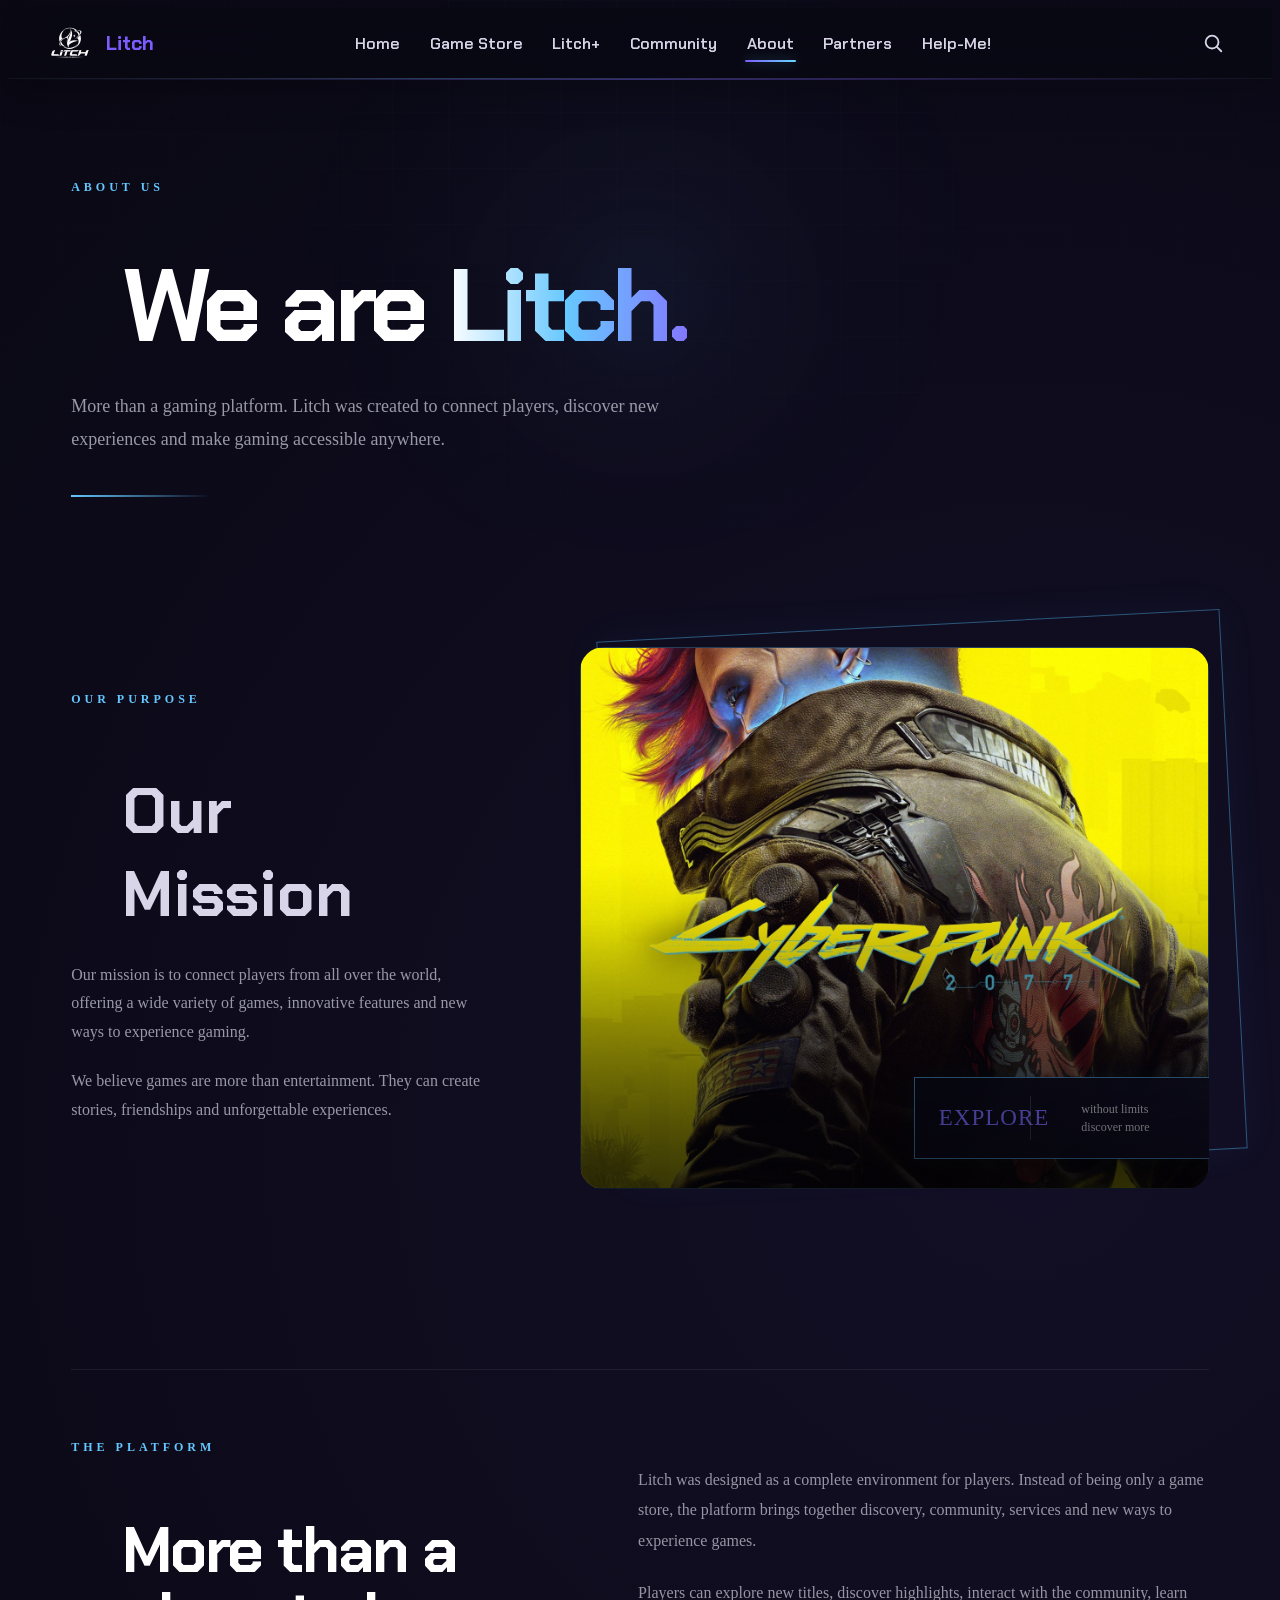
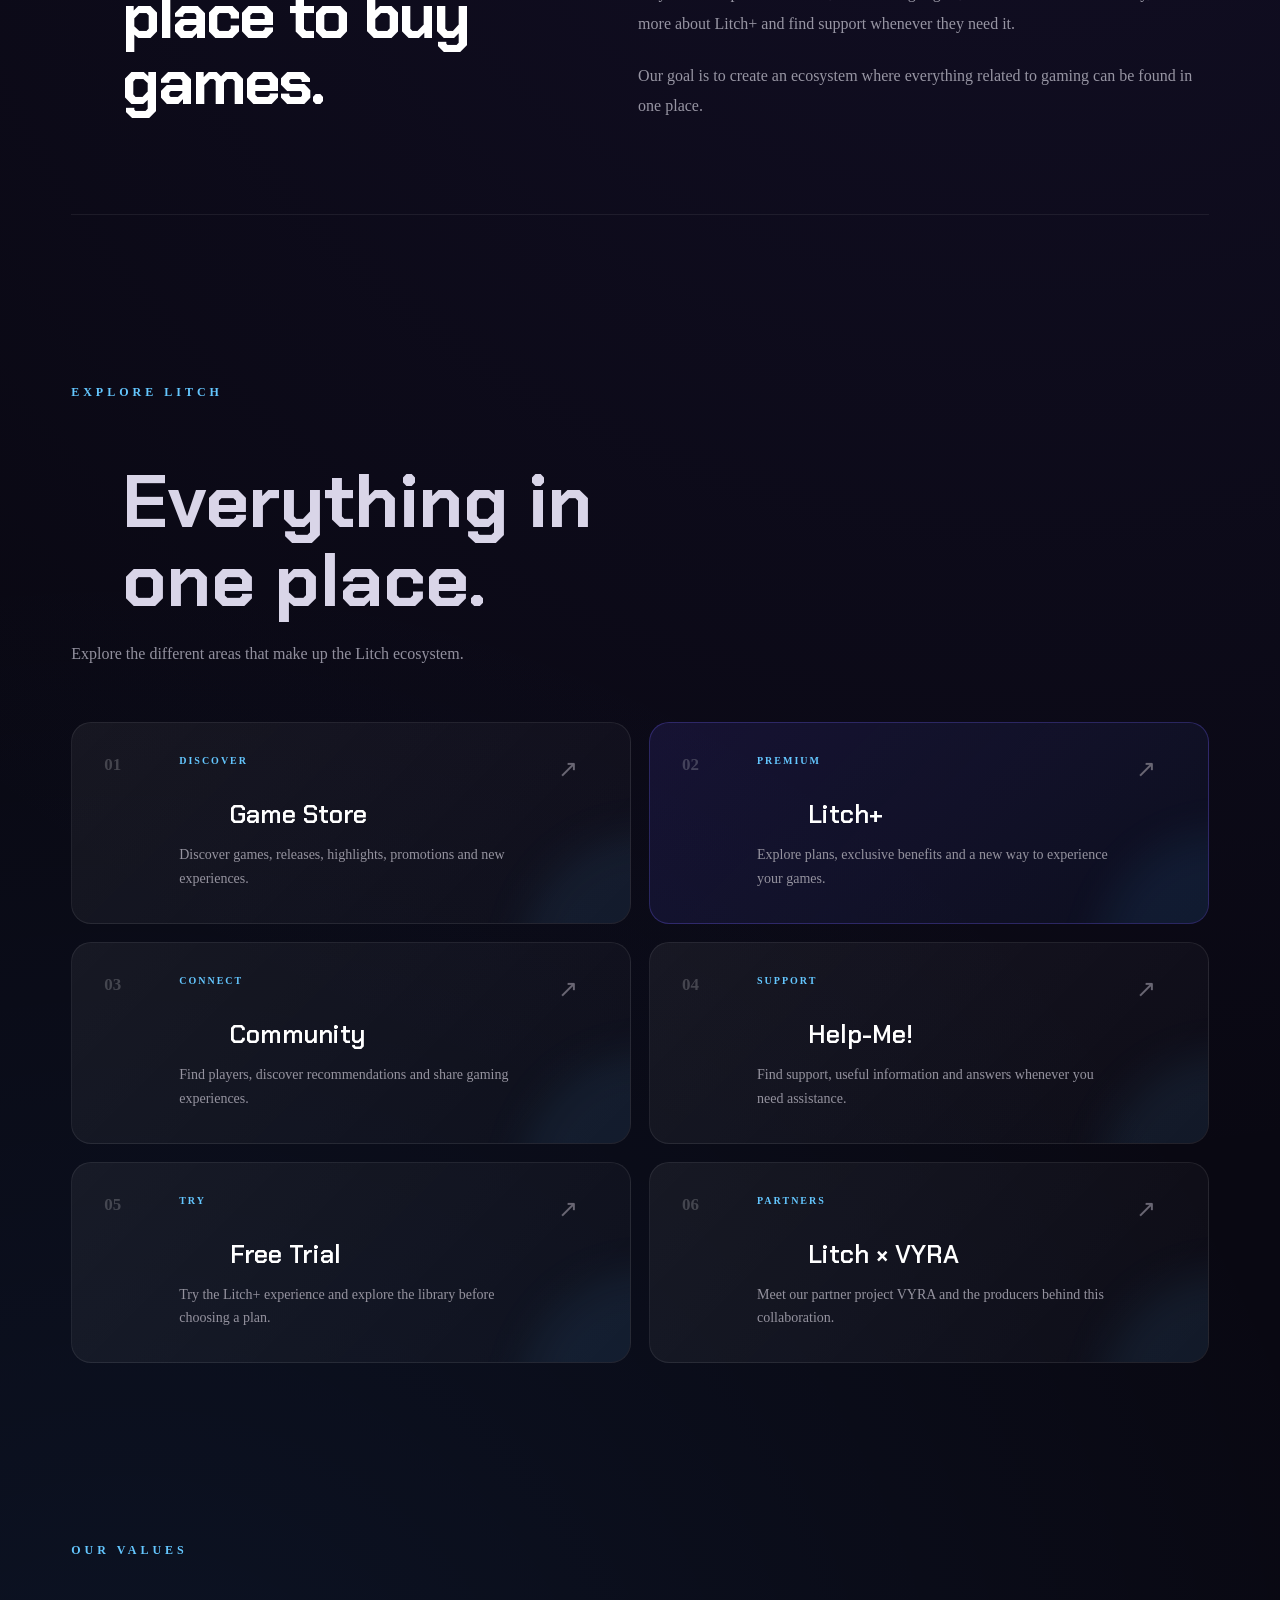
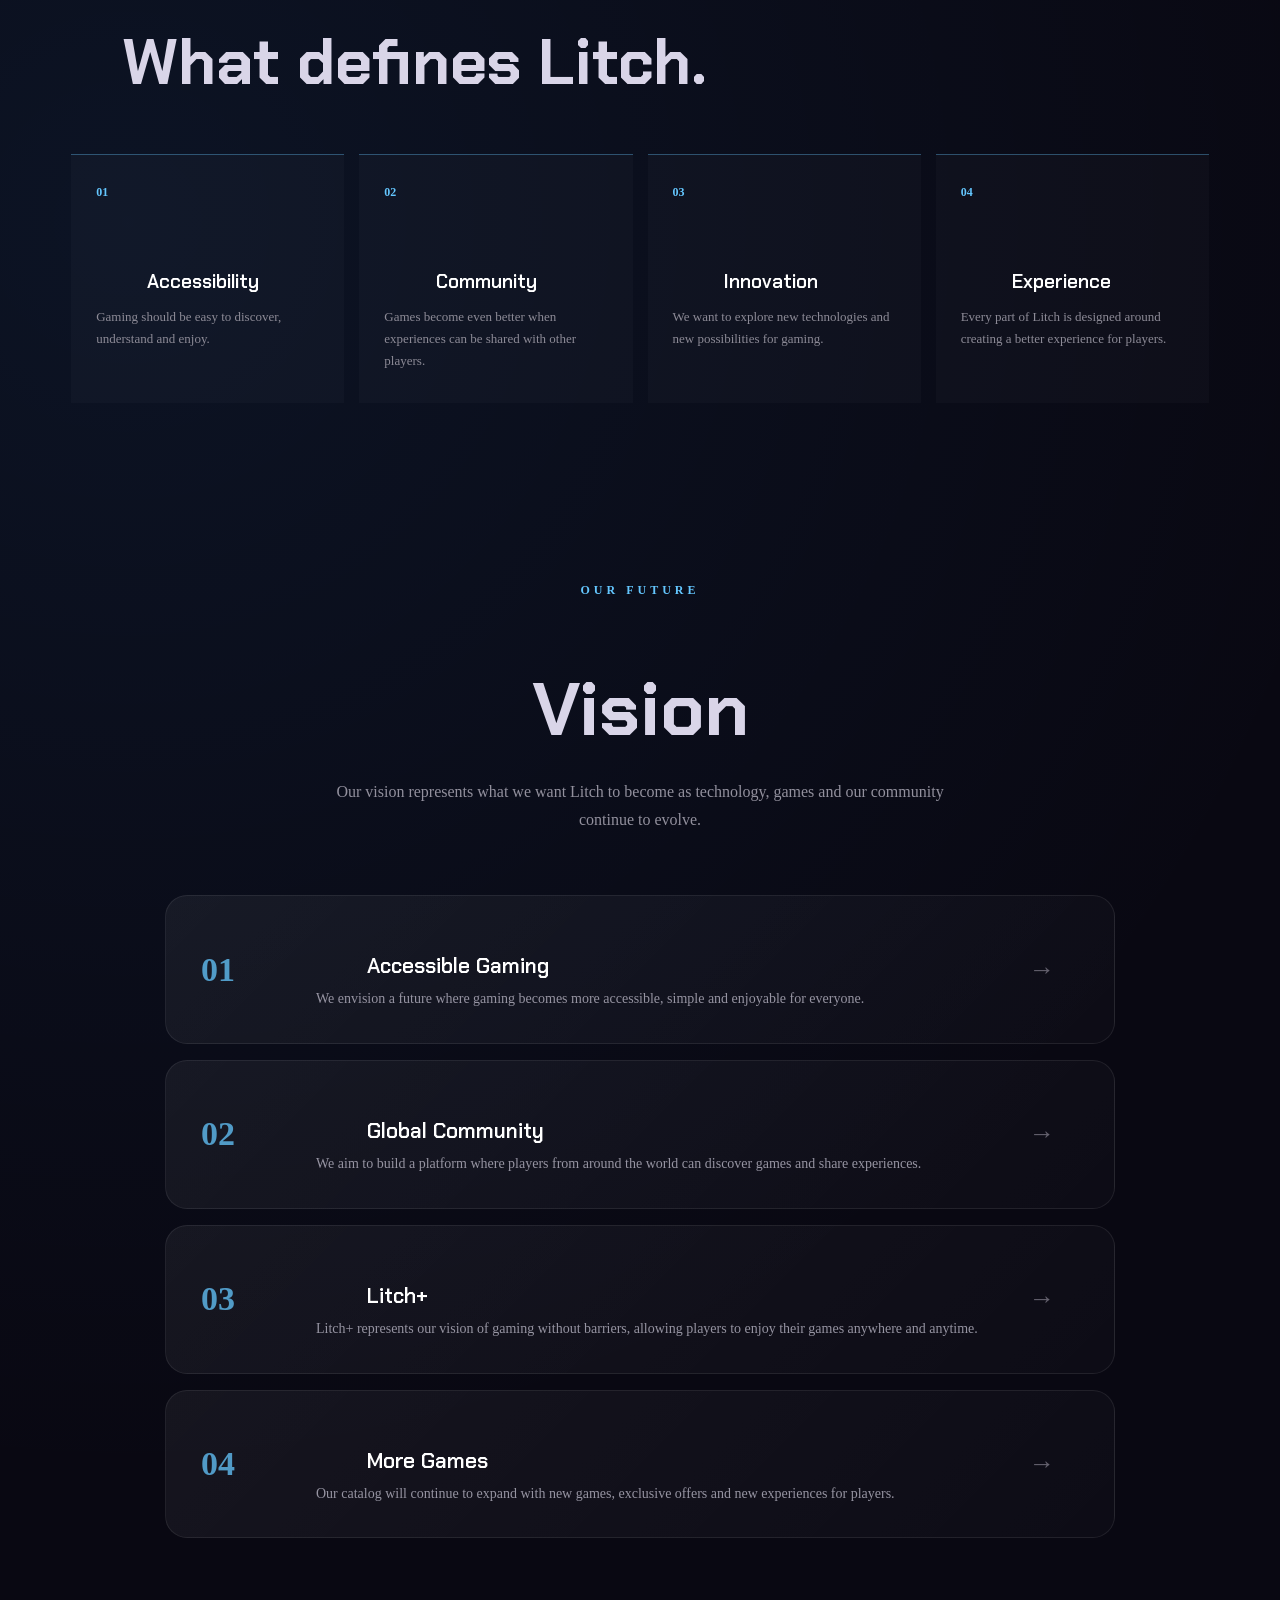
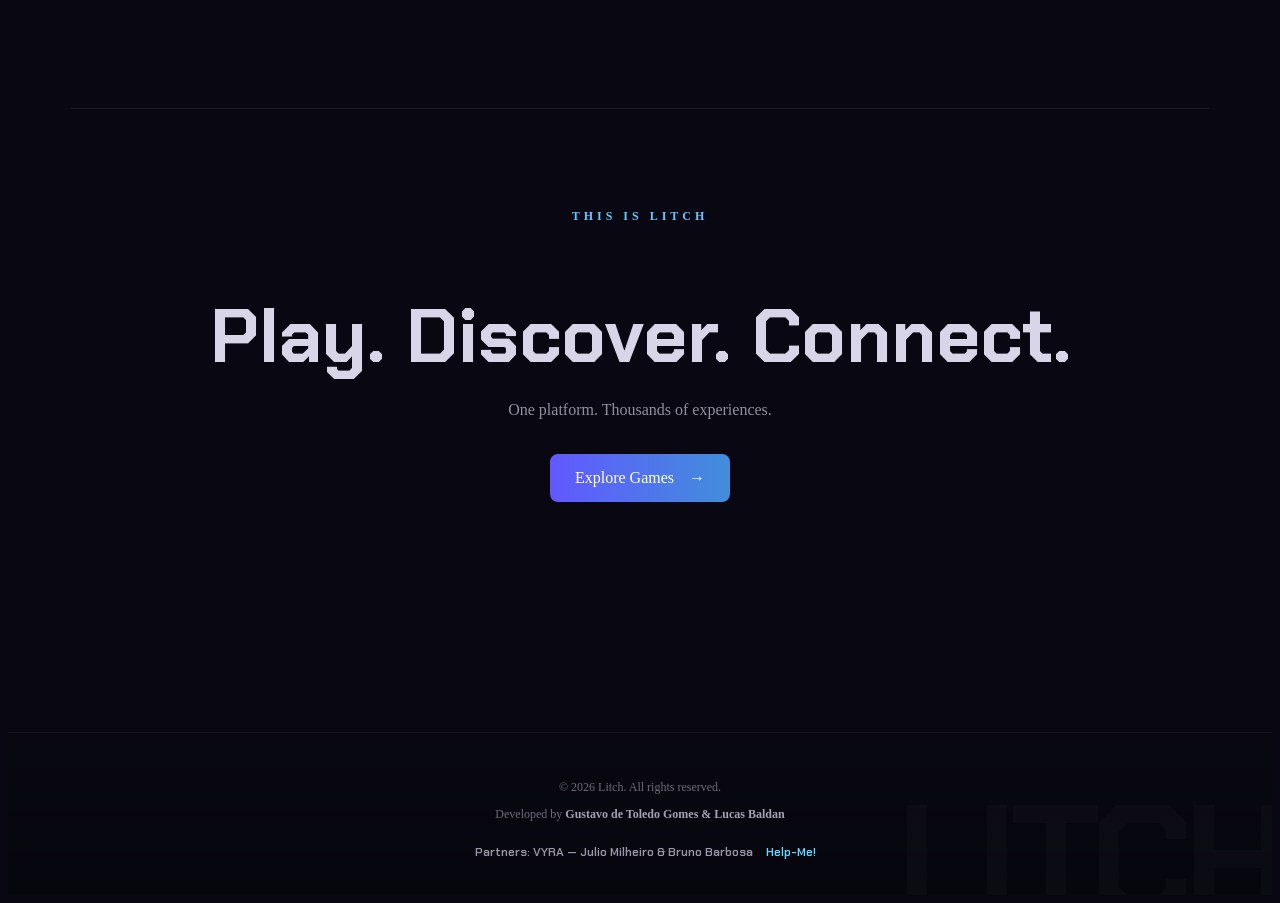
<file: html/about.html>
<!DOCTYPE html>
<html lang="pt-br">

<head>
    <meta charset="UTF-8">
    <meta http-equiv="X-UA-Compatible" content="IE=edge">
    <meta name="viewport" content="width=device-width, initial-scale=1.0">

    <link rel="icon" type="image/png" href="../images/favicon.ico">

    <!-- CSS geral da Litch -->
    <link rel="stylesheet" href="../css/style.css">
    <link rel="stylesheet" href="../css/experience.css">

    <!-- CSS exclusivo da página About -->
    <link rel="stylesheet" href="../css/about.css">

    <title>About Litch</title>

    <!-- JS da página -->
    <script src="../js/about.js" defer></script>
</head>


<body data-page="about" class="about-body">

<header>

    <div class="header__brand">
        <img src="../images/LitchLogo.png" alt="Litch logo">
        <h1 class="title">Litch</h1>
    </div>

    <nav class="litch-nav">
        <a href="index.html">Home</a>
        <a href="game-store.html">Game Store</a>
        <a href="litch+.html">Litch+</a>
        <a href="community.html">Community</a>
        <a href="about.html" class="is-active">About</a>
        <a href="partners.html">Partners</a>
        <a href="help-me.html">Help-Me!</a>
    </nav>

    <button class="litch-search-btn" aria-label="Pesquisar jogos">

        <svg viewBox="0 0 24 24">
            <circle cx="11" cy="11" r="7"></circle>
            <path d="M16.5 16.5L21 21"></path>
        </svg>

    </button>

</header>


<hr>


<main class="about-page">


    <!-- =====================================================
         INTRODUÇÃO
    ====================================================== -->

    <section class="about-hero reveal">

        <span class="about-label">
            ABOUT US
        </span>

        <h2>
            We are <span>Litch.</span>
        </h2>

        <p>
            More than a gaming platform. Litch was created to connect
            players, discover new experiences and make gaming accessible
            anywhere.
        </p>

        <div class="hero-line"></div>

    </section>



    <!-- =====================================================
         MISSÃO
    ====================================================== -->

    <section class="mission-section reveal">


        <!-- TEXTO -->

        <div class="mission-text">

            <span class="about-label">
                OUR PURPOSE
            </span>

            <h2>
                Our Mission
            </h2>

            <p>
                Our mission is to connect players from all over the world,
                offering a wide variety of games, innovative features and
                new ways to experience gaming.
            </p>

            <p>
                We believe games are more than entertainment. They can
                create stories, friendships and unforgettable experiences.
            </p>

        </div>



        <!-- IMAGEM -->

        <div class="mission-visual" id="missionVisual">

            <!-- Moldura inclinada atrás da imagem -->

            <span class="mission-frame"></span>


            <figure class="mission-image">

                <div class="mission-image-content">

                    <img
                        src="../images/cyberpunk.jpg"
                        alt="Cyberpunk 2077"
                    >

                    <div class="mission-image-overlay"></div>

                </div>


                <!-- Caixa parecida com a referência -->

                <div class="mission-game-box">

                    <a href="index.html">EXPLORE</a>

                    <span>
                        without limits<br>
                        discover more
                    </span>

                    <b>
                        ›
                    </b>

                </div>

            </figure>

        </div>

    </section>



    <!-- =====================================================
     WHAT IS LITCH
====================================================== -->

<section class="about-story reveal">

    <div class="story-title">

        <span class="about-label">
            THE PLATFORM
        </span>

        <h2>
            More than a place to buy games.
        </h2>

    </div>


    <div class="story-content">

        <p>
            Litch was designed as a complete environment for players.
            Instead of being only a game store, the platform brings
            together discovery, community, services and new ways to
            experience games.
        </p>

        <p>
            Players can explore new titles, discover highlights,
            interact with the community, learn more about Litch+
            and find support whenever they need it.
        </p>

        <p>
            Our goal is to create an ecosystem where everything related
            to gaming can be found in one place.
        </p>

    </div>

</section>



<!-- =====================================================
     LITCH ECOSYSTEM
====================================================== -->

<section class="ecosystem-section reveal">

    <div class="ecosystem-header">

        <span class="about-label">
            EXPLORE LITCH
        </span>

        <h2>
            Everything in one place.
        </h2>

        <p>
            Explore the different areas that make up the Litch ecosystem.
        </p>

    </div>


    <div class="ecosystem-grid">


        <!-- GAME STORE -->

        <a href="game-store.html" class="ecosystem-card">

            <span class="ecosystem-number">
                01
            </span>

            <div class="ecosystem-content">

                <span class="ecosystem-category">
                    DISCOVER
                </span>

                <h3>
                    Game Store
                </h3>

                <p>
                    Discover games, releases, highlights,
                    promotions and new experiences.
                </p>

            </div>

            <span class="ecosystem-arrow">
                ↗
            </span>

        </a>



        <!-- LITCH+ -->

        <a href="litch_plus_plans.html" class="ecosystem-card ecosystem-featured">

            <span class="ecosystem-number">
                02
            </span>

            <div class="ecosystem-content">

                <span class="ecosystem-category">
                    PREMIUM
                </span>

                <h3>
                    Litch+
                </h3>

                <p>
                    Explore plans, exclusive benefits and a new
                    way to experience your games.
                </p>

            </div>

            <span class="ecosystem-arrow">
                ↗
            </span>

        </a>



        <!-- COMMUNITY -->

        <a href="community.html" class="ecosystem-card">

            <span class="ecosystem-number">
                03
            </span>

            <div class="ecosystem-content">

                <span class="ecosystem-category">
                    CONNECT
                </span>

                <h3>
                    Community
                </h3>

                <p>
                    Find players, discover recommendations
                    and share gaming experiences.
                </p>

            </div>

            <span class="ecosystem-arrow">
                ↗
            </span>

        </a>



        <!-- HELP ME -->

        <a href="help-me.html" class="ecosystem-card">

            <span class="ecosystem-number">
                04
            </span>

            <div class="ecosystem-content">

                <span class="ecosystem-category">
                    SUPPORT
                </span>

                <h3>
                    Help-Me!
                </h3>

                <p>
                    Find support, useful information and
                    answers whenever you need assistance.
                </p>

            </div>

            <span class="ecosystem-arrow">
                ↗
            </span>

        </a>



        <!-- FREE TRIAL -->

        <a href="litch_freetrial.html" class="ecosystem-card">

            <span class="ecosystem-number">
                05
            </span>

            <div class="ecosystem-content">

                <span class="ecosystem-category">
                    TRY
                </span>

                <h3>
                    Free Trial
                </h3>

                <p>
                    Try the Litch+ experience and explore
                    the library before choosing a plan.
                </p>

            </div>

            <span class="ecosystem-arrow">
                ↗
            </span>

        </a>



        <!-- PARTNERS -->

        <a href="partners.html" class="ecosystem-card">

            <span class="ecosystem-number">
                06
            </span>

            <div class="ecosystem-content">

                <span class="ecosystem-category">
                    PARTNERS
                </span>

                <h3>
                    Litch × VYRA
                </h3>

                <p>
                    Meet our partner project VYRA and the
                    producers behind this collaboration.
                </p>

            </div>

            <span class="ecosystem-arrow">
                ↗
            </span>

        </a>


    </div>

</section>



<!-- =====================================================
     VALUES
====================================================== -->

<section class="values-section reveal">

    <div class="values-header">

        <span class="about-label">
            OUR VALUES
        </span>

        <h2>
            What defines Litch.
        </h2>

    </div>


    <div class="values-grid">


        <article class="value-card">

            <span>
                01
            </span>

            <h3>
                Accessibility
            </h3>

            <p>
                Gaming should be easy to discover,
                understand and enjoy.
            </p>

        </article>


        <article class="value-card">

            <span>
                02
            </span>

            <h3>
                Community
            </h3>

            <p>
                Games become even better when experiences
                can be shared with other players.
            </p>

        </article>


        <article class="value-card">

            <span>
                03
            </span>

            <h3>
                Innovation
            </h3>

            <p>
                We want to explore new technologies and
                new possibilities for gaming.
            </p>

        </article>


        <article class="value-card">

            <span>
                04
            </span>

            <h3>
                Experience
            </h3>

            <p>
                Every part of Litch is designed around
                creating a better experience for players.
            </p>

        </article>


    </div>

</section>


<!-- =====================================================
     VISION
====================================================== -->
<section class="vision-area reveal">

    <span class="about-label">OUR FUTURE</span>

    <h2>Vision</h2>

    <p class="vision-description">
        Our vision represents what we want Litch to become
        as technology, games and our community continue to evolve.
    </p>

    <div class="vision-list">

        <article class="vision-card">
            <span class="vision-number">01</span>
            <div class="vision-content">
                <h3>Accessible Gaming</h3>
                <p>
                    We envision a future where gaming becomes more
                    accessible, simple and enjoyable for everyone.
                </p>
            </div>
            <span class="vision-arrow">→</span>
        </article>

        <article class="vision-card">
            <span class="vision-number">02</span>
            <div class="vision-content">
                <h3>Global Community</h3>
                <p>
                    We aim to build a platform where players from around
                    the world can discover games and share experiences.
                </p>
            </div>
            <span class="vision-arrow">→</span>
        </article>

        <article class="vision-card">
            <span class="vision-number">03</span>
            <div class="vision-content">
                <h3>Litch+</h3>
                <p>
                    Litch+ represents our vision of gaming without barriers,
                    allowing players to enjoy their games anywhere and anytime.
                </p>
            </div>
            <span class="vision-arrow">→</span>
        </article>

        <article class="vision-card">
            <span class="vision-number">04</span>
            <div class="vision-content">
                <h3>More Games</h3>
                <p>
                    Our catalog will continue to expand with new games,
                    exclusive offers and new experiences for players.
                </p>
            </div>
            <span class="vision-arrow">→</span>
        </article>

    </div>

</section>


<!-- =====================================================
     FINAL
====================================================== -->
<section class="about-final reveal">

    <span class="about-label">THIS IS LITCH</span>

    <h2>Play. Discover. Connect.</h2>

    <p>One platform. Thousands of experiences.</p>

    <a href="game-store.html" class="about-button">
        Explore Games <span>→</span>
    </a>

</section>

</main>

<footer class="litch-footer">
    <p>© 2026 Litch. All rights reserved.</p>
    <p>Developed by <strong>Gustavo de Toledo Gomes &amp; Lucas Baldan</strong></p>
    <a class="litch-footer__partners" href="partners.html">Partners: VYRA — Julio Milheiro &amp; Bruno Barbosa</a>
    <a href="help-me.html">Help-Me!</a>
</footer>

<script src="../js/experience.js" defer></script>
</body>
</html>
</file>
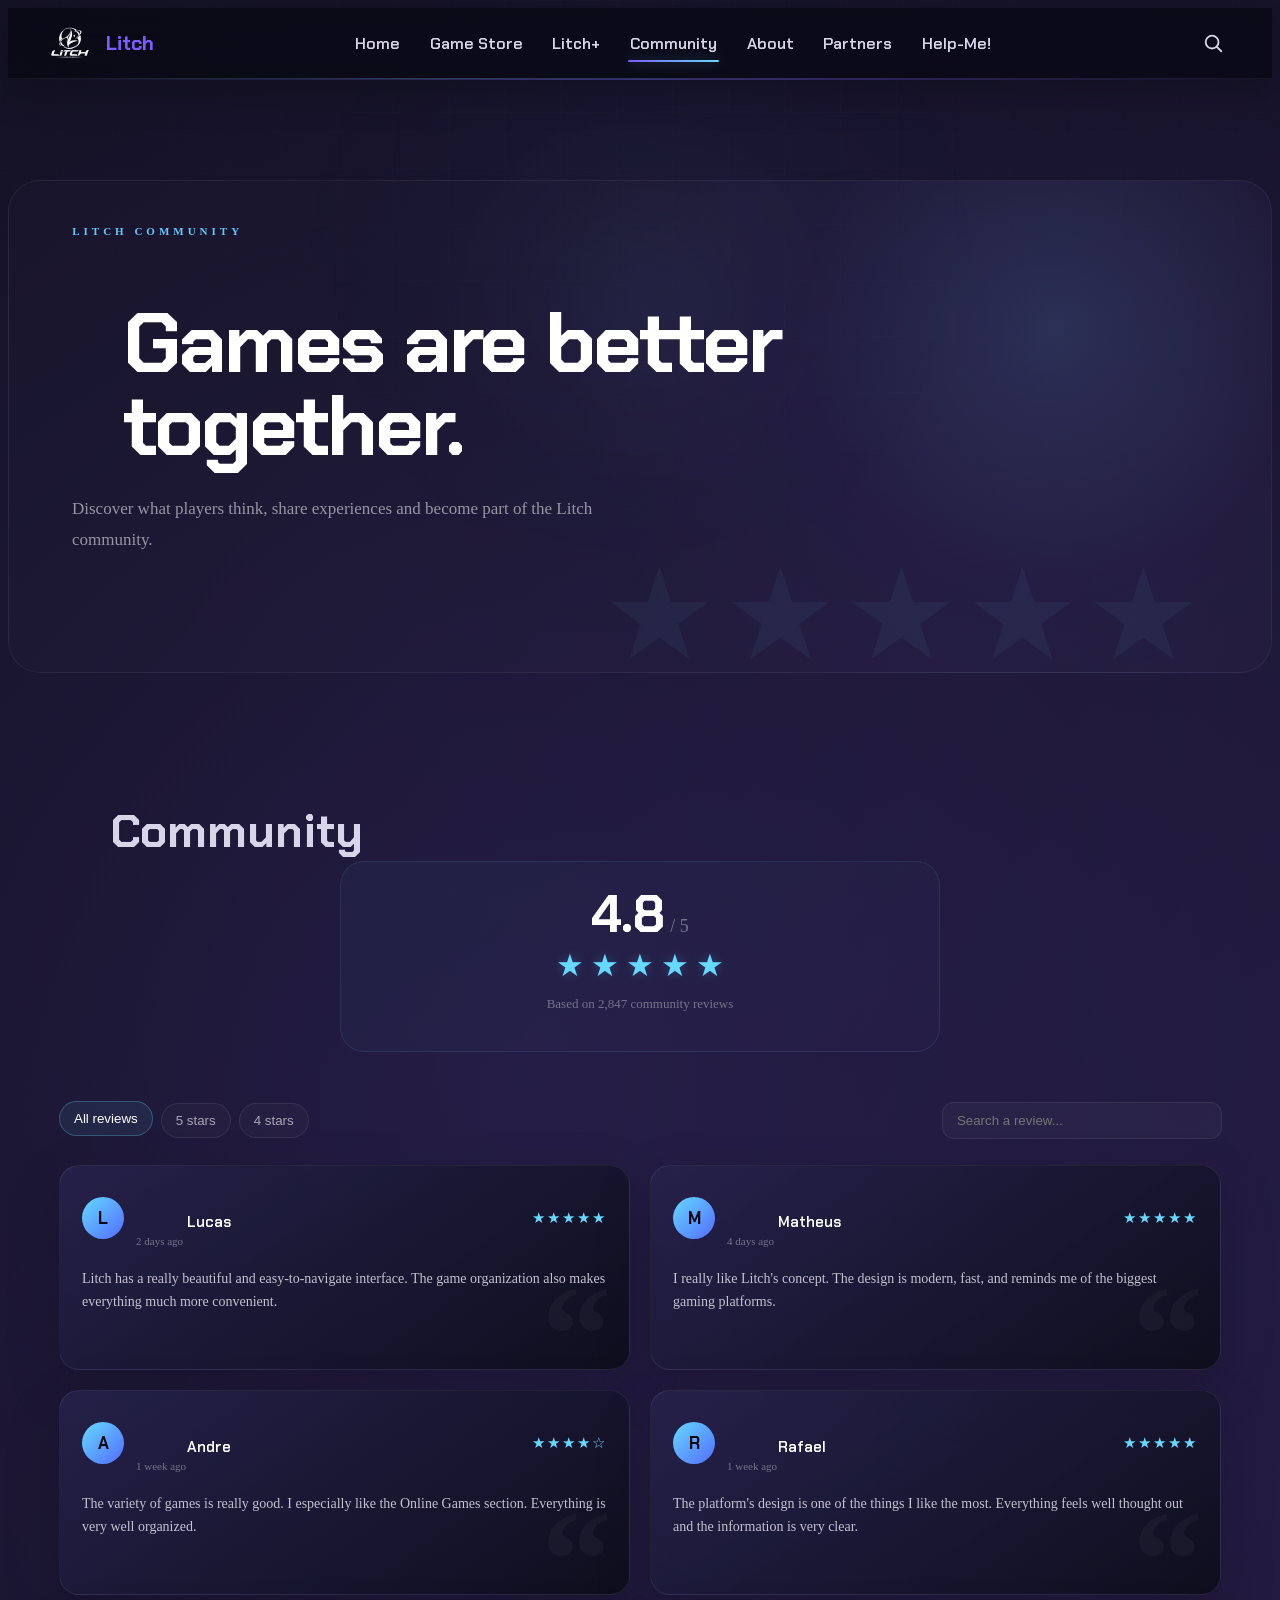
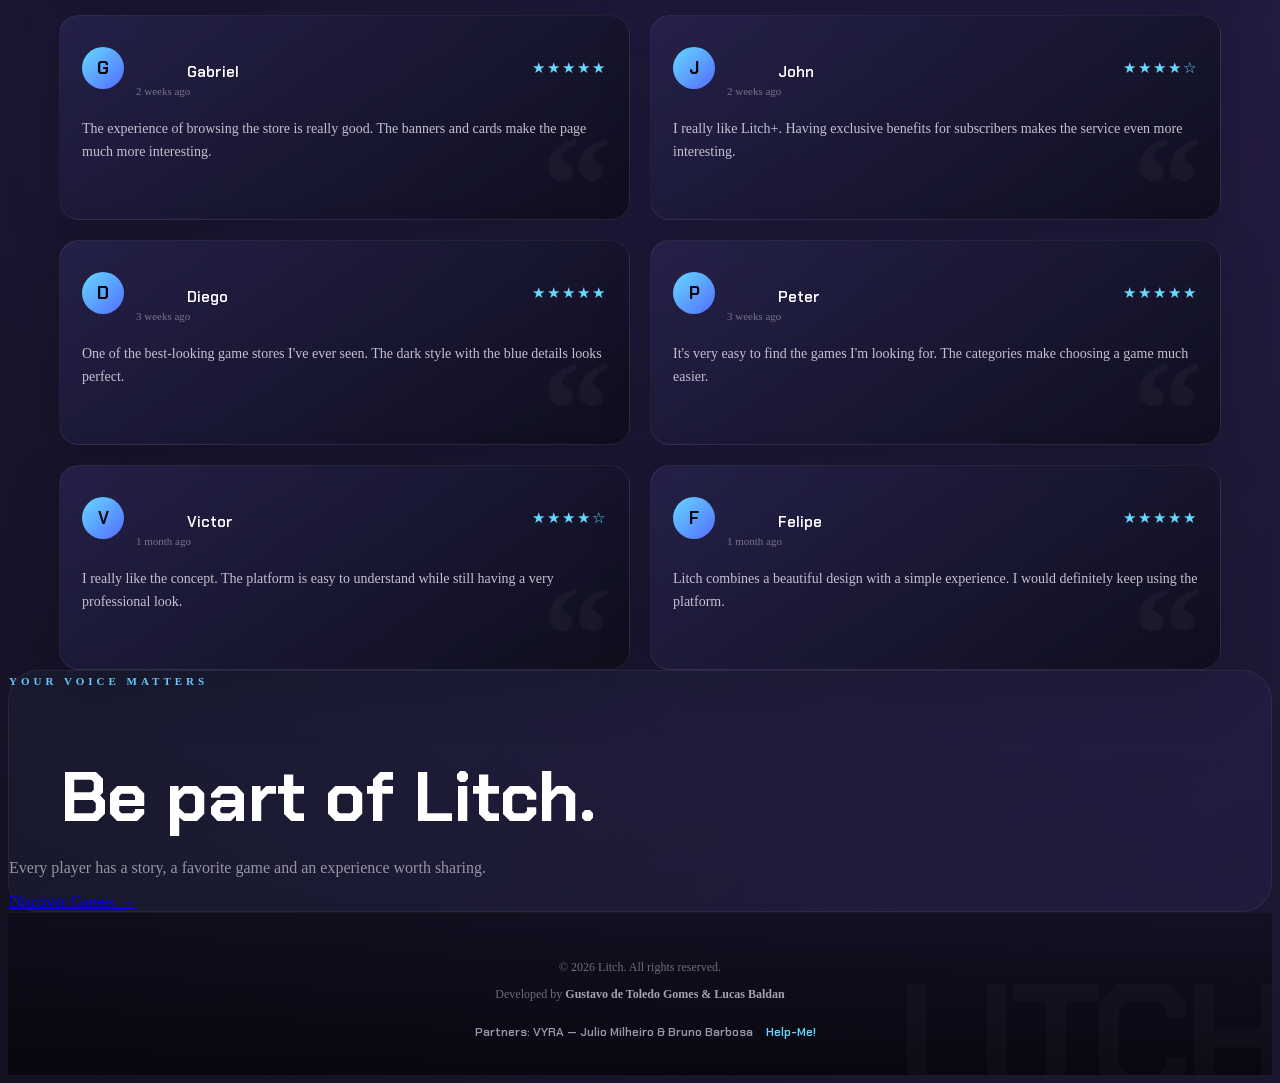
<file: html/community.html>
<!DOCTYPE html>
<html lang="pt-br">

<head>

    <meta charset="UTF-8">

    <meta
        name="viewport"
        content="width=device-width, initial-scale=1.0"
    >

    <link
        rel="icon"
        type="image/png"
        href="../images/favicon.ico"
    >

    <link
        rel="stylesheet"
        href="../css/style.css"
    >
    <link rel="stylesheet" href="../css/experience.css">

    <title>Community | Litch</title>

</head>


<body data-page="community">


<header>

    <div class="header__brand">

        <img
            src="../images/LitchLogo.png"
            alt="Litch logo"
        >

        <h1 class="title">
            Litch
        </h1>

    </div>


    <nav class="litch-nav">

        <a href="index.html">
            Home
        </a>

        <a href="game-store.html">
            Game Store
        </a>

        <a href="litch+.html">
            Litch+
        </a>

        <a
            href="community.html"
            class="is-active"
        >
            Community
        </a>

        <a href="about.html">
            About
        </a>

        <a href="partners.html">
            Partners
        </a>

        <a href="help-me.html">
            Help-Me!
        </a>

    </nav>


    <button class="litch-search-btn" aria-label="Pesquisar jogos">
        <svg viewBox="0 0 24 24">
            <circle cx="11" cy="11" r="7"></circle>
            <path d="M16.5 16.5L21 21"></path>
        </svg>
    </button>
</header>


<hr>


<main>


<!-- =====================================================
     COMMUNITY INTRO
====================================================== -->

<section class="community-intro" id="community">

    <span>
        LITCH COMMUNITY
    </span>

    <h2>
        Games are better together.
    </h2>

    <p>
        Discover what players think,
        share experiences and become part
        of the Litch community.
    </p>

</section>



<!-- =====================================================
     SUA COMMUNITY ATUAL
====================================================== -->

<section>


    <h2 class="Community-title">
        Community
    </h2>


    <div class="litch-community-rating">

        <div class="litch-community-rating__score">

            <strong>
                4.8
            </strong>

            <span>
                / 5
            </span>

        </div>


        <div class="litch-community-rating__stars" aria-label="5 out of 5 stars">
            <span class="rating-star">☆</span>
            <span class="rating-star">☆</span>
            <span class="rating-star">☆</span>
            <span class="rating-star">☆</span>
            <span class="rating-star">☆</span>
        </div>


        <p>
            Based on 2,847 community reviews
        </p>

    </div>



    <div class="litch-community-grid">

       <!-- Review 1 -->
    <article class="litch-review-card">

        <div class="litch-review-card__top">

            <div class="litch-review-card__avatar">L</div>

            <div>
                <h3>Lucas</h3>
                <span>2 days ago</span>
            </div>

            <div class="litch-review-card__stars">
                ★★★★★
            </div>

        </div>

        <p>
            Litch has a really beautiful and easy-to-navigate interface.
            The game organization also makes everything much more convenient.
        </p>

    </article>


    <!-- Review 2 -->
    <article class="litch-review-card">

        <div class="litch-review-card__top">

            <div class="litch-review-card__avatar">M</div>

            <div>
                <h3>Matheus</h3>
                <span>4 days ago</span>
            </div>

            <div class="litch-review-card__stars">
                ★★★★★
            </div>

        </div>

        <p>
            I really like Litch's concept. The design is modern,
            fast, and reminds me of the biggest gaming platforms.
        </p>

    </article>


    <!-- Review 3 -->
    <article class="litch-review-card">

        <div class="litch-review-card__top">

            <div class="litch-review-card__avatar">A</div>

            <div>
                <h3>Andre</h3>
                <span>1 week ago</span>
            </div>

            <div class="litch-review-card__stars">
                ★★★★☆
            </div>

        </div>

        <p>
            The variety of games is really good. I especially like
            the Online Games section. Everything is very well organized.
        </p>

    </article>


    <!-- Review 4 -->
    <article class="litch-review-card">

        <div class="litch-review-card__top">

            <div class="litch-review-card__avatar">R</div>

            <div>
                <h3>Rafael</h3>
                <span>1 week ago</span>
            </div>

            <div class="litch-review-card__stars">
                ★★★★★
            </div>

        </div>

        <p>
            The platform's design is one of the things I like the most.
            Everything feels well thought out and the information is very clear.
        </p>

    </article>


    <!-- Review 5 -->
    <article class="litch-review-card">

        <div class="litch-review-card__top">

            <div class="litch-review-card__avatar">G</div>

            <div>
                <h3>Gabriel</h3>
                <span>2 weeks ago</span>
            </div>

            <div class="litch-review-card__stars">
                ★★★★★
            </div>

        </div>

        <p>
            The experience of browsing the store is really good.
            The banners and cards make the page much more interesting.
        </p>

    </article>


    <!-- Review 6 -->
    <article class="litch-review-card">

        <div class="litch-review-card__top">

            <div class="litch-review-card__avatar">J</div>

            <div>
                <h3>John</h3>
                <span>2 weeks ago</span>
            </div>

            <div class="litch-review-card__stars">
                ★★★★☆
            </div>

        </div>

        <p>
            I really like Litch+. Having exclusive benefits
            for subscribers makes the service even more interesting.
        </p>

    </article>


    <!-- Review 7 -->
    <article class="litch-review-card">

        <div class="litch-review-card__top">

            <div class="litch-review-card__avatar">D</div>

            <div>
                <h3>Diego</h3>
                <span>3 weeks ago</span>
            </div>

            <div class="litch-review-card__stars">
                ★★★★★
            </div>

        </div>

        <p>
            One of the best-looking game stores I've ever seen.
            The dark style with the blue details looks perfect.
        </p>

    </article>


    <!-- Review 8 -->
    <article class="litch-review-card">

        <div class="litch-review-card__top">

            <div class="litch-review-card__avatar">P</div>

            <div>
                <h3>Peter</h3>
                <span>3 weeks ago</span>
            </div>

            <div class="litch-review-card__stars">
                ★★★★★
            </div>

        </div>

        <p>
            It's very easy to find the games I'm looking for.
            The categories make choosing a game much easier.
        </p>

    </article>


    <!-- Review 9 -->
    <article class="litch-review-card">

        <div class="litch-review-card__top">

            <div class="litch-review-card__avatar">V</div>

            <div>
                <h3>Victor</h3>
                <span>1 month ago</span>
            </div>

            <div class="litch-review-card__stars">
                ★★★★☆
            </div>

        </div>

        <p>
            I really like the concept. The platform is easy to understand
            while still having a very professional look.
        </p>

    </article>


    <!-- Review 10 -->
    <article class="litch-review-card">

        <div class="litch-review-card__top">

            <div class="litch-review-card__avatar">F</div>

            <div>
                <h3>Felipe</h3>
                <span>1 month ago</span>
            </div>

            <div class="litch-review-card__stars">
                ★★★★★
            </div>

        </div>

        <p>
            Litch combines a beautiful design with a simple experience.
            I would definitely keep using the platform.
        </p>
    
    </article>

    </div>


</section>



<!-- =====================================================
     COMMUNITY FINAL
====================================================== -->

<section class="community-final">

    <span>
        YOUR VOICE MATTERS
    </span>

    <h2>
        Be part of Litch.
    </h2>

    <p>
        Every player has a story,
        a favorite game and an experience
        worth sharing.
    </p>

    <a href="game-store.html">
        Discover Games →
    </a>

</section>


</main>


<footer class="litch-footer">

    <p>
        © 2026 Litch. All rights reserved.
    </p>

    <p>
        Developed by
        <strong>
            Gustavo de Toledo Gomes & Lucas Baldan
        </strong>
    </p>
    <a class="litch-footer__partners" href="partners.html">
        Partners: VYRA — Julio Milheiro &amp; Bruno Barbosa
    </a>


    <a href="help-me.html">
        Help-Me!
    </a>

</footer>


<script
    src="../js/animations.js"
    defer>
</script>

<script src="../js/experience.js" defer></script>
</body>
</html>
</file>
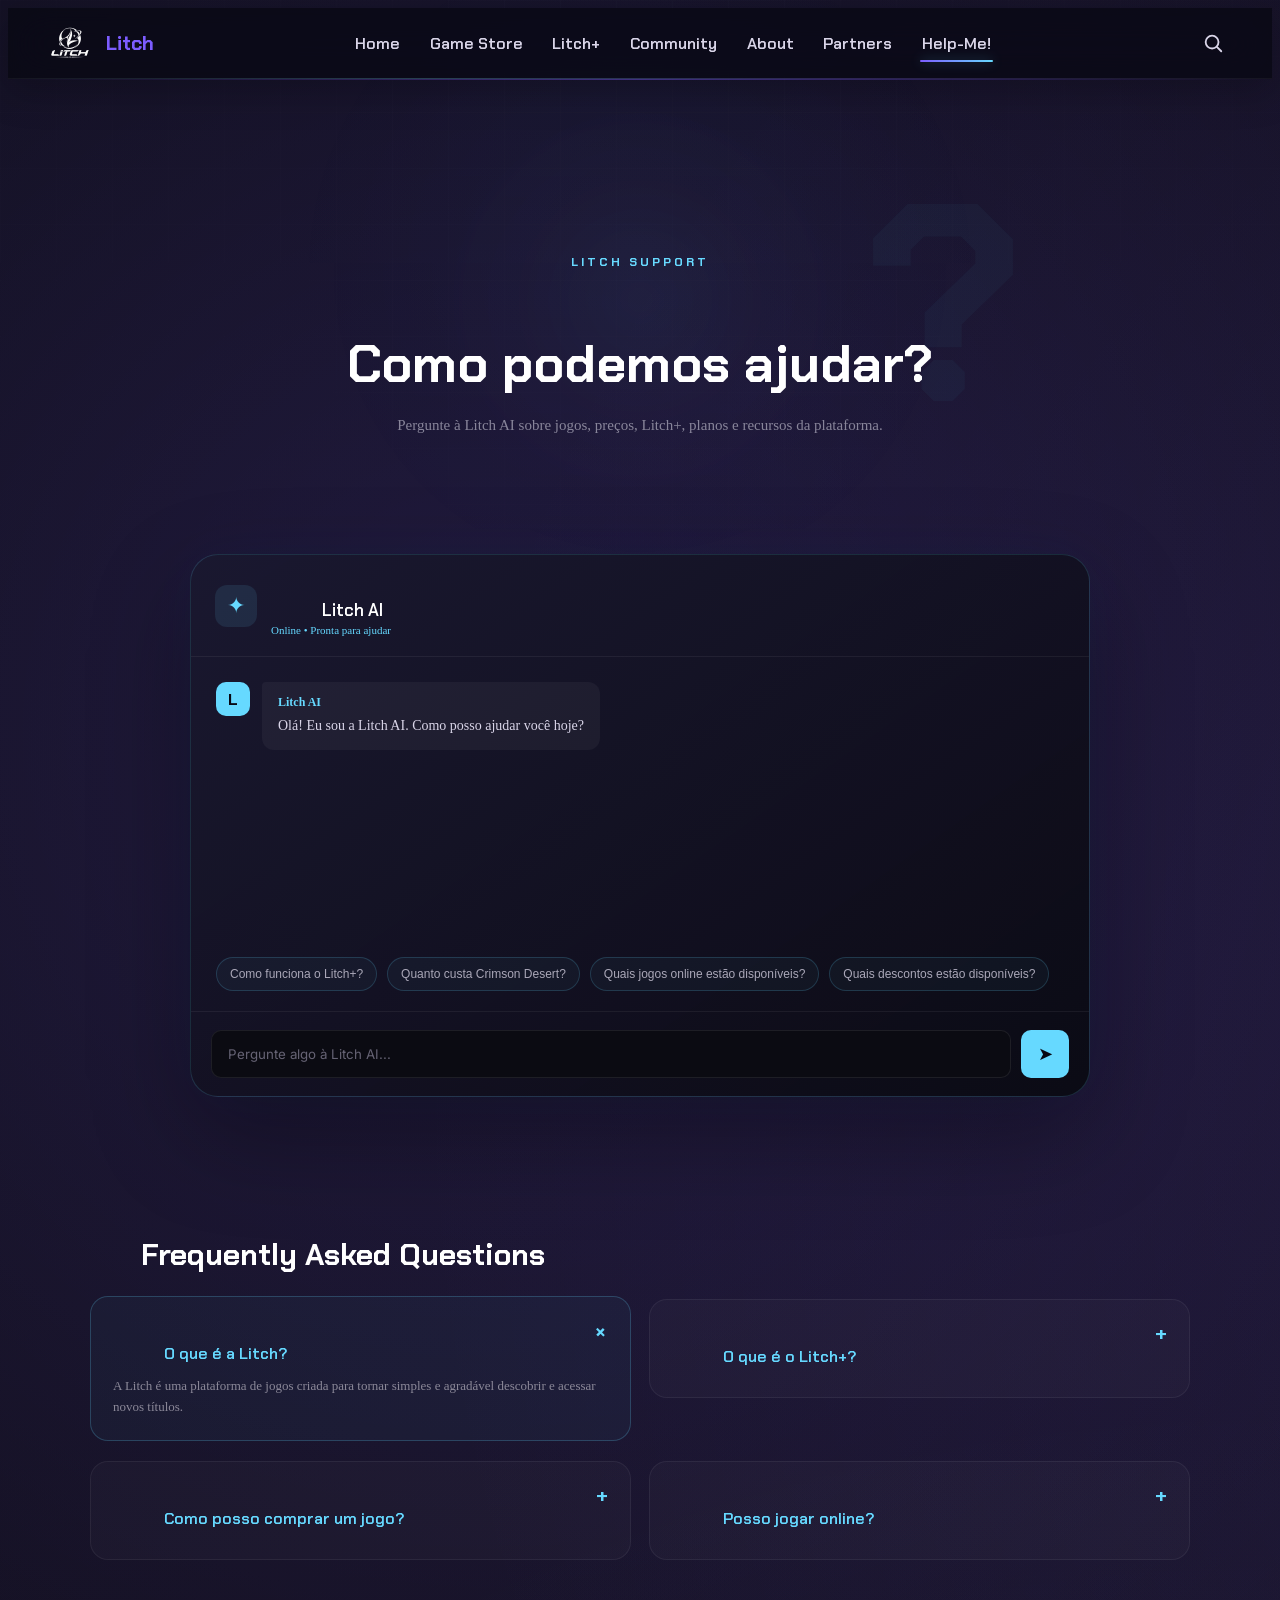
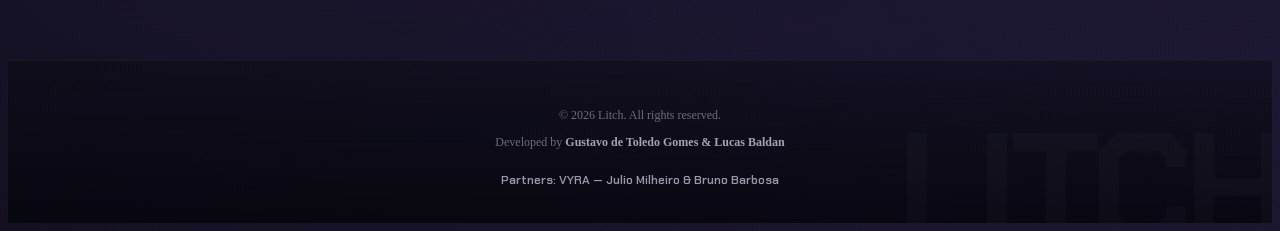
<file: html/help-me.html>
<!DOCTYPE html>
<html lang="pt_br">

<head>

    <meta charset="UTF-8">

    <meta
        name="viewport"
        content="width=device-width, initial-scale=1.0"
    >

    <link
        rel="stylesheet"
        href="../css/style.css"
    >
    <link rel="stylesheet" href="../css/experience.css">

   <link rel="icon" type="image/png" href="../images/favicon.ico">

    <title>Litch — Help-Me!</title>

</head>


<body data-page="help" class="help-page">

    <header>

        <div class="header__brand">

            <img
                src="../images/LitchLogo.png"
                alt="Litch logo"
            >

            <h1 class="title">
                Litch
            </h1>

        </div>


        <nav class="litch-nav">

            <a href="index.html">
                Home
            </a>

            <a href="game-store.html">
                Game Store
            </a>

            <a href="litch+.html">
                Litch+
            </a>

            <a href="community.html">
                Community
            </a>
            
            <a href="about.html">
                About
            </a>

            <a href="partners.html">
                Partners
            </a>

            <a
                href="help-me.html"
                class="is-active"
            >
                Help-Me!
            </a>
        </nav>

    
    <button class="litch-search-btn" aria-label="Pesquisar jogos">
        <svg viewBox="0 0 24 24">
            <circle cx="11" cy="11" r="7"></circle>
            <path d="M16.5 16.5L21 21"></path>
        </svg>
    </button>
</header>


    <hr>


    <main class="help-main">

        <section class="help-hero">

            <span class="help-hero__eyebrow">
                LITCH SUPPORT
            </span>

            <h2>
                Como podemos ajudar?
            </h2>

            <p>
                Pergunte à Litch AI sobre jogos, preços,
                Litch+, planos e recursos da plataforma.
            </p>

        </section>


        <!-- AI AREA -->

        <section class="litch-ai">

            <div class="litch-ai__header">

                <div class="litch-ai__icon">
                    ✦
                </div>

                <div>

                    <h3>
                        Litch AI
                    </h3>

                    <span>
                        Online • Pronta para ajudar
                    </span>

                </div>

            </div>


            <div
                class="litch-ai__messages"
                id="aiMessages"
            >

                <div class="ai-message ai-message--bot">

                    <div class="ai-message__avatar">
                        L
                    </div>

                    <div class="ai-message__content">

                        <strong>
                            Litch AI
                        </strong>

                        <p>
                            Olá! Eu sou a Litch AI. Como posso ajudar você hoje?
                        </p>

                    </div>

                </div>

            </div>


            <!-- Suggested Questions -->

            <div class="litch-ai__suggestions">

                <button>
                    Como funciona o Litch+?
                </button>

                <button>
                    Quanto custa Crimson Desert?
                </button>

                <button>
                    Quais jogos online estão disponíveis?
                </button>

                <button>
                    Quais descontos estão disponíveis?
                </button>

            </div>


            <!-- Input -->

            <div class="litch-ai__input">

                <input
                    type="text"
                    id="aiInput"
                    placeholder="Pergunte algo à Litch AI..."
                >

                <button
                    id="aiSend"
                    aria-label="Enviar mensagem"
                >
                    ➤
                </button>

            </div>

        </section>


        <!-- FAQ -->

        <section class="help-faq">

            <h2>
                Frequently Asked Questions
            </h2>


            <div class="help-faq__grid">

                <article>
                    <h3>
                        O que é a Litch?
                    </h3>

                    <p>
                        A Litch é uma plataforma de jogos criada
                        para tornar simples e agradável descobrir
                        e acessar novos títulos.
                    </p>
                </article>


                <article>
                    <h3>
                        O que é o Litch+?
                    </h3>

                    <p>
                        O Litch+ é a experiência premium da
                        plataforma, com streaming e benefícios
                        adicionais em diferentes planos.
                    </p>
                </article>


                <article>
                    <h3>
                        Como posso comprar um jogo?
                    </h3>

                    <p>
                        Navegue pela Game Store, escolha um jogo
                        e consulte a oferta exibida no respectivo
                        card.
                    </p>
                </article>


                <article>
                    <h3>
                        Posso jogar online?
                    </h3>

                    <p>
                        Sim. Visite a seção Online Games para
                        conhecer títulos multiplayer e online.
                    </p>
                </article>

            </div>

        </section>

    </main>


    <footer class="litch-footer">

        <p>
            © 2026 Litch. All rights reserved.
        </p>

        <p>
            Developed by
            <strong>
                Gustavo de Toledo Gomes & Lucas Baldan
            </strong>
        </p>

    
    <a class="litch-footer__partners" href="partners.html">
        Partners: VYRA — Julio Milheiro &amp; Bruno Barbosa
    </a>
</footer>

    <script src="../js/chatbot.js"></script>

<script src="../js/experience.js" defer></script>
</body>

</html>
</file>
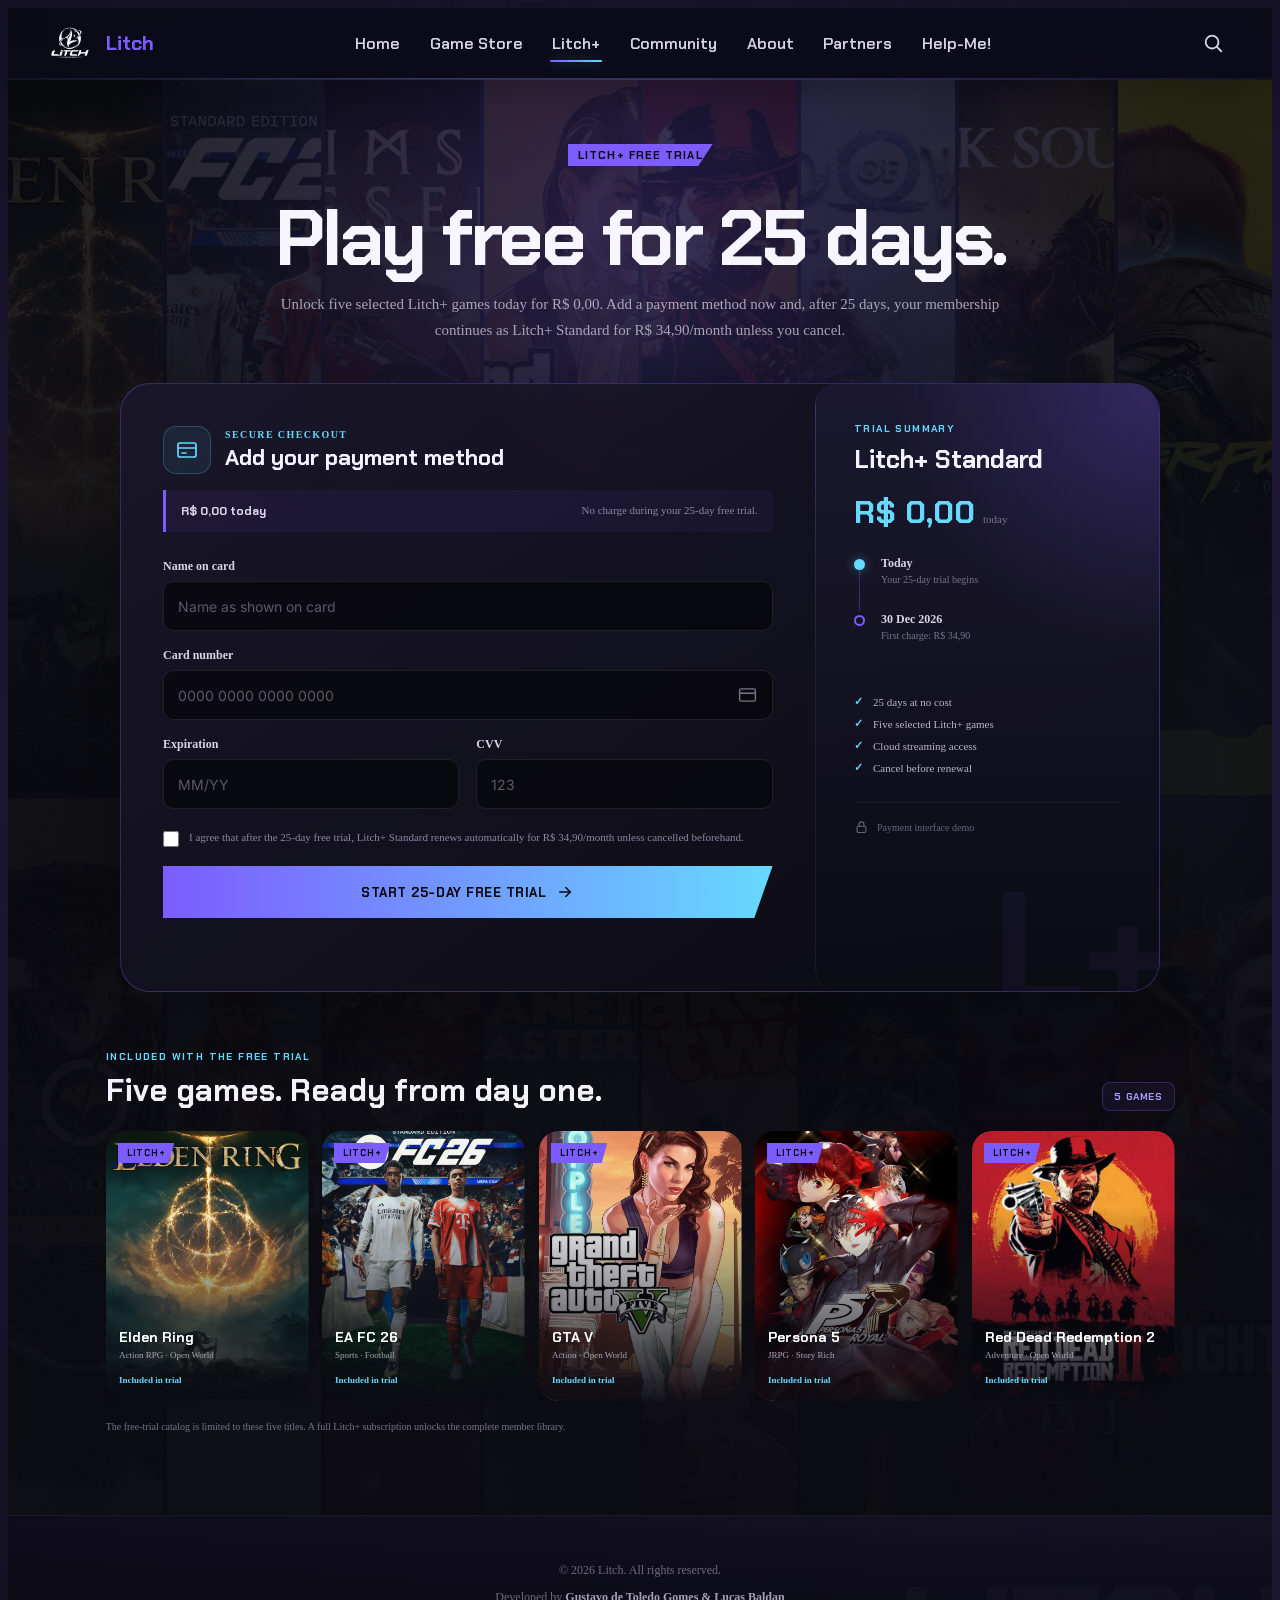
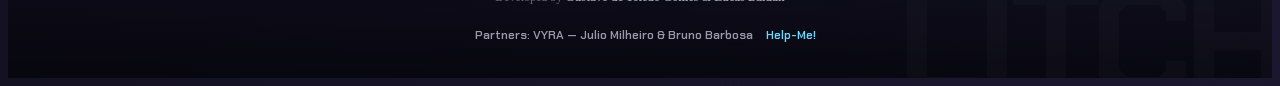
<file: html/litch_freetrial.html>
<!DOCTYPE html>
<html lang="pt_br">
<head>
    <meta charset="UTF-8">
    <meta http-equiv="X-UA-Compatible" content="IE=edge">
    <meta name="viewport" content="width=device-width, initial-scale=1.0">

    <link rel="icon" type="image/png" href="../images/favicon.ico">
    <link rel="stylesheet" href="../css/style.css">
    <link rel="stylesheet" href="../css/experience.css">

    <title>Litch — 25-Day Free Trial</title>
</head>
<body data-page="trial">

    <header>
        <div class="header__brand">
            <img src="../images/LitchLogo.png" alt="litch logo">
            <h1 class="title">Litch</h1>
        </div>

        <nav class="litch-nav">
            <a href="index.html">Home</a>
            <a href="game-store.html">Game Store</a>
            <a href="litch+.html" class="is-active">Litch+</a>
            <a href="community.html">Community</a>
            <a href="about.html">About</a>
            <a href="partners.html">Partners</a>
            <a href="help-me.html">Help-Me!</a>
        </nav>

        <button class="litch-search-btn" aria-label="Pesquisar jogos">
            <svg viewBox="0 0 24 24">
                <circle cx="11" cy="11" r="7"></circle>
                <path d="M16.5 16.5L21 21"></path>
            </svg>
        </button>
    </header>

    <hr>

    <main>
        <section class="litch-trial-page">

            <!-- Fundo de capas no mesmo estilo da página de planos -->
            <div class="litch-trial-bg" aria-hidden="true">
                <img src="../images/eldenring.jpg" alt="">
                <img src="../images/eafc26.jpg" alt="">
                <img src="../images/crimsondesert.jpg" alt="">
                <img src="../images/gtav.jpg" alt="">
                <img src="../images/rdr2.jpeg" alt="">
                <img src="../images/gow-rag.jpg" alt="">
                <img src="../images/dark-souls-3.jpg" alt="">
                <img src="../images/cyberpunk.jpg" alt="">
                <img src="../images/ghostofyotei.webp" alt="">
                <img src="../images/mortal_kombat_1_remake.jpg" alt="">
                <img src="../images/persona5.jpg" alt="">
                <img src="../images/planetcoaster2.jpg" alt="">
                <img src="../images/it-takes-two.jpg" alt="">
                <img src="../images/Hades-2.png" alt="">
                <img src="../images/diablo4.jpg" alt="">
                <img src="../images/streetfighter6.jpg" alt="">
            </div>

            <div class="litch-trial-bg__scrim" aria-hidden="true"></div>

            <div class="litch-trial-page__content">

                <span class="litch-plus-hero__tag">Litch+ Free Trial</span>

                <h2 class="litch-trial-page__title">
                    Play free for 25 days.
                </h2>

                <p class="litch-trial-page__subtitle">
                    Unlock five selected Litch+ games today for R$ 0,00.
                    Add a payment method now and, after 25 days, your membership
                    continues as Litch+ Standard for R$ 34,90/month unless you cancel.
                </p>

                <!-- ================= PAYMENT HUD ================= -->
                <section class="litch-trial-checkout" aria-labelledby="payment-title">

                    <div class="litch-trial-checkout__main">

                        <div class="litch-trial-checkout__header">
                            <div class="litch-trial-checkout__icon">
                                <svg viewBox="0 0 24 24" aria-hidden="true">
                                    <rect x="3" y="5" width="18" height="14" rx="2"></rect>
                                    <path d="M3 10h18"></path>
                                    <path d="M7 15h4"></path>
                                </svg>
                            </div>

                            <div>
                                <span>Secure checkout</span>
                                <h3 id="payment-title">Add your payment method</h3>
                            </div>
                        </div>

                        <div class="litch-trial-zero-charge">
                            <strong>R$ 0,00 today</strong>
                            <span>No charge during your 25-day free trial.</span>
                        </div>

                        <!-- FRONT-END DEMO ONLY: connect a secure backend/payment provider for real billing. -->
                        <form class="litch-trial-form" id="litchTrialForm" novalidate>

                            <div class="litch-trial-field litch-trial-field--full">
                                <label for="trial-name">Name on card</label>
                                <input
                                    id="trial-name"
                                    name="cardName"
                                    type="text"
                                    autocomplete="cc-name"
                                    placeholder="Name as shown on card"
                                    required
                                >
                            </div>

                            <div class="litch-trial-field litch-trial-field--full">
                                <label for="trial-number">Card number</label>

                                <div class="litch-trial-card-input">
                                    <input
                                        id="trial-number"
                                        name="cardNumber"
                                        type="text"
                                        inputmode="numeric"
                                        autocomplete="cc-number"
                                        maxlength="19"
                                        placeholder="0000 0000 0000 0000"
                                        required
                                    >

                                    <svg viewBox="0 0 24 24" aria-hidden="true">
                                        <rect x="3" y="5" width="18" height="14" rx="2"></rect>
                                        <path d="M3 10h18"></path>
                                    </svg>
                                </div>
                            </div>

                            <div class="litch-trial-field">
                                <label for="trial-expiry">Expiration</label>
                                <input
                                    id="trial-expiry"
                                    name="expiry"
                                    type="text"
                                    inputmode="numeric"
                                    autocomplete="cc-exp"
                                    maxlength="5"
                                    placeholder="MM/YY"
                                    required
                                >
                            </div>

                            <div class="litch-trial-field">
                                <label for="trial-cvv">CVV</label>
                                <input
                                    id="trial-cvv"
                                    name="cvv"
                                    type="password"
                                    inputmode="numeric"
                                    autocomplete="cc-csc"
                                    maxlength="4"
                                    placeholder="123"
                                    required
                                >
                            </div>

                            <label class="litch-trial-terms">
                                <input type="checkbox" required>
                                <span>
                                    I agree that after the 25-day free trial, Litch+
                                    Standard renews automatically for R$ 34,90/month
                                    unless cancelled beforehand.
                                </span>
                            </label>

                            <button class="litch-trial-submit" type="submit">
                                <span>Start 25-Day Free Trial</span>

                                <svg viewBox="0 0 24 24" aria-hidden="true">
                                    <path d="M5 12h14"></path>
                                    <path d="m13 6 6 6-6 6"></path>
                                </svg>
                            </button>

                            <p
                                class="litch-trial-form__status"
                                id="trialFormStatus"
                                aria-live="polite"
                            ></p>
                        </form>
                    </div>

                    <!-- Resumo do teste -->
                    <aside class="litch-trial-summary">

                        <span class="litch-trial-summary__eyebrow">
                            Trial summary
                        </span>

                        <h3>Litch+ Standard</h3>

                        <div class="litch-trial-summary__price">
                            <strong>R$ 0,00</strong>
                            <span>today</span>
                        </div>

                        <div class="litch-trial-timeline">

                            <div class="litch-trial-timeline__item is-current">
                                <span class="litch-trial-timeline__dot"></span>
                                <div>
                                    <strong>Today</strong>
                                    <small>Your 25-day trial begins</small>
                                </div>
                            </div>

                            <div class="litch-trial-timeline__item">
                                <span class="litch-trial-timeline__dot"></span>
                                <div>
                                    <strong id="litchTrialChargeDate">
                                        In 25 days
                                    </strong>
                                    <small>First charge: R$ 34,90</small>
                                </div>
                            </div>

                        </div>

                        <ul class="litch-trial-benefits">
                            <li>25 days at no cost</li>
                            <li>Five selected Litch+ games</li>
                            <li>Cloud streaming access</li>
                            <li>Cancel before renewal</li>
                        </ul>

                        <div class="litch-trial-security">
                            <svg viewBox="0 0 24 24" aria-hidden="true">
                                <rect x="5" y="10" width="14" height="10" rx="2"></rect>
                                <path d="M8 10V7a4 4 0 0 1 8 0v3"></path>
                            </svg>

                            <span>Payment interface demo</span>
                        </div>

                    </aside>

                </section>

                <!-- ================= TRIAL GAMES ================= -->
                <section class="litch-trial-games" aria-labelledby="trial-games-title">

                    <div class="litch-trial-games__header">
                        <div>
                            <span class="litch-trial-games__eyebrow">
                                Included with the free trial
                            </span>

                            <h2 id="trial-games-title">
                                Five games. Ready from day one.
                            </h2>
                        </div>

                        <span class="litch-trial-games__amount">
                            5 Games
                        </span>
                    </div>

                    <div class="litch-trial-games__grid">

                        <article class="litch-trial-game">
                            <img src="../images/eldenring.jpg" alt="Elden Ring">
                            <div class="litch-trial-game__scrim"></div>

                            <span class="litch-trial-game__badge">
                                Litch+
                            </span>

                            <div class="litch-trial-game__body">
                                <h3>Elden Ring</h3>
                                <p>Action RPG · Open World</p>
                                <span>Included in trial</span>
                            </div>
                        </article>

                        <article class="litch-trial-game">
                            <img src="../images/eafc26.jpg" alt="EA FC 26">
                            <div class="litch-trial-game__scrim"></div>

                            <span class="litch-trial-game__badge">
                                Litch+
                            </span>

                            <div class="litch-trial-game__body">
                                <h3>EA FC 26</h3>
                                <p>Sports · Football</p>
                                <span>Included in trial</span>
                            </div>
                        </article>

                        <article class="litch-trial-game">
                            <img src="../images/gtav.jpg" alt="GTA V">
                            <div class="litch-trial-game__scrim"></div>

                            <span class="litch-trial-game__badge">
                                Litch+
                            </span>

                            <div class="litch-trial-game__body">
                                <h3>GTA V</h3>
                                <p>Action · Open World</p>
                                <span>Included in trial</span>
                            </div>
                        </article>

                        <article class="litch-trial-game">
                            <img src="../images/persona5.jpg" alt="Persona 5">
                            <div class="litch-trial-game__scrim"></div>

                            <span class="litch-trial-game__badge">
                                Litch+
                            </span>

                            <div class="litch-trial-game__body">
                                <h3>Persona 5</h3>
                                <p>JRPG · Story Rich</p>
                                <span>Included in trial</span>
                            </div>
                        </article>

                        <article class="litch-trial-game">
                            <img
                                src="../images/rdr2.jpeg"
                                alt="Red Dead Redemption 2"
                            >

                            <div class="litch-trial-game__scrim"></div>

                            <span class="litch-trial-game__badge">
                                Litch+
                            </span>

                            <div class="litch-trial-game__body">
                                <h3>Red Dead Redemption 2</h3>
                                <p>Adventure · Open World</p>
                                <span>Included in trial</span>
                            </div>
                        </article>

                    </div>

                    <p class="litch-trial-games__note">
                        The free-trial catalog is limited to these five titles.
                        A full Litch+ subscription unlocks the complete member library.
                    </p>

                </section>

            </div>
        </section>
    </main>

    <footer class="litch-footer">
        <p>© 2026 Litch. All rights reserved.</p>

        <p>
            Developed by
            <strong>
                Gustavo de Toledo Gomes &amp; Lucas Baldan
            </strong>
        </p>
    <a class="litch-footer__partners" href="partners.html">
        Partners: VYRA — Julio Milheiro &amp; Bruno Barbosa
    </a>


        <a href="help-me.html">
            Help-Me!
        </a>
    </footer>

    <script src="../js/hud.js"></script>

<script src="../js/experience.js" defer></script>
</body>
</html>
</file>
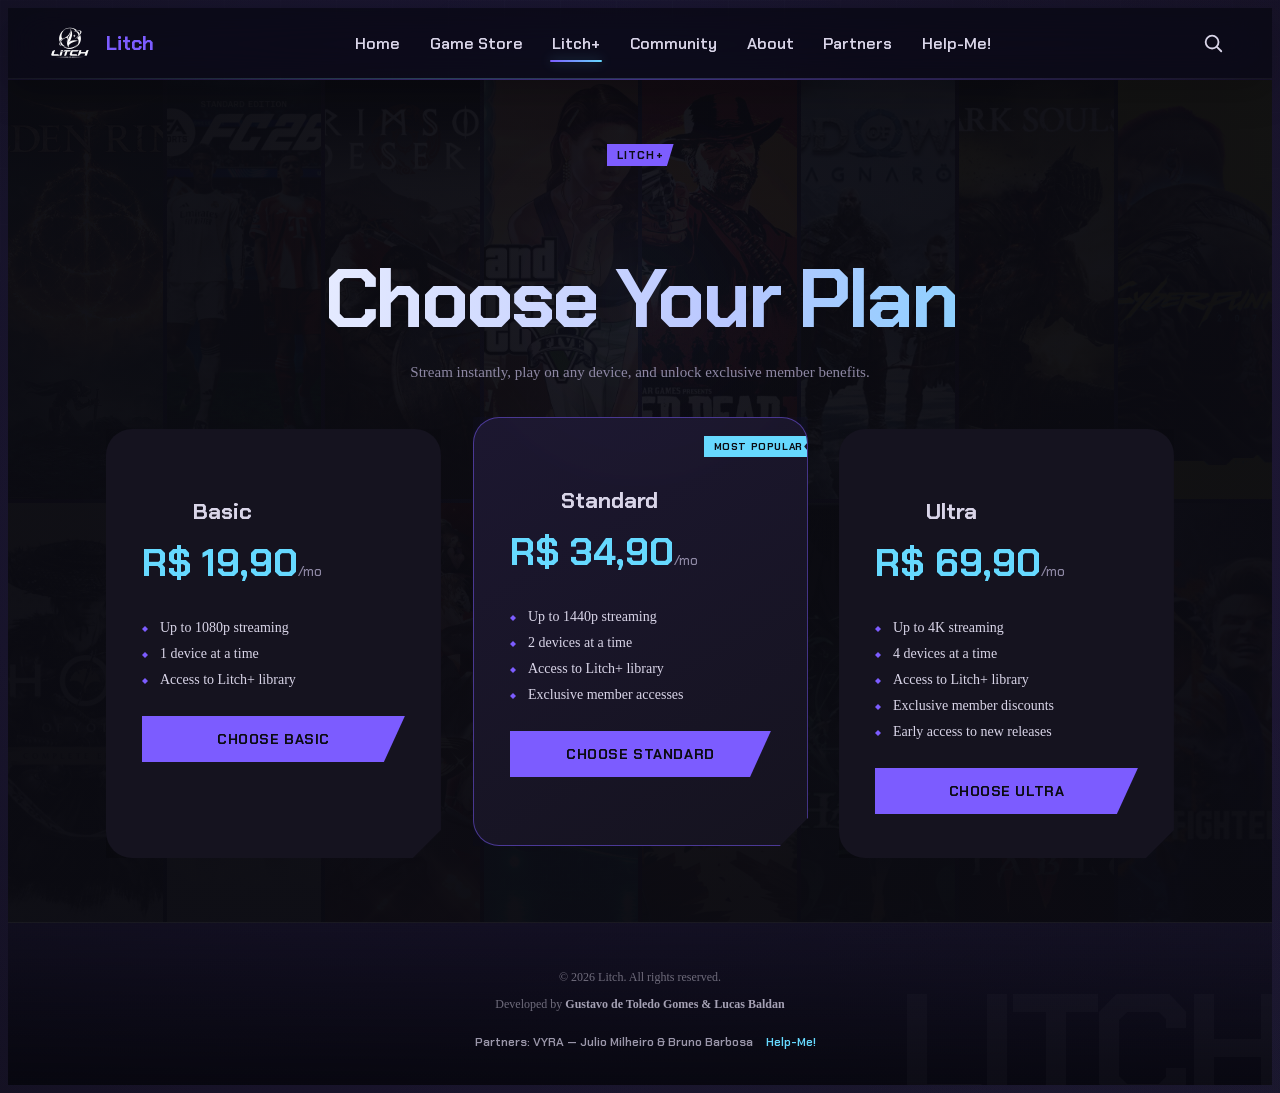
<file: html/litch_plus_plans.html>
<!DOCTYPE html>
<html lang="pt_br">
<head>
    <meta charset="UTF-8">
    <meta http-equiv="X-UA-Compatible" content="IE=edge">
    <meta name="viewport" content="width=device-width, initial-scale=1.0">
    <link rel="icon" type="image/png" href="../images/favicon.ico">
    <link rel="stylesheet" href="../css/style.css">
    <link rel="stylesheet" href="../css/experience.css">
    <title>Litch — Litch+ Plans</title>
</head>
<body data-page="plans">
    <header>
        <div class="header__brand">
            <img src="../images/LitchLogo.png" alt="litch logo">
            <h1 class="title">Litch</h1>
        </div>

        <nav class="litch-nav">
            <a href="index.html">Home</a>
            <a href="game-store.html">Game Store</a>
            <a href="litch+.html" class="is-active">Litch+</a>
            <a href="community.html">Community</a>
            <a href="about.html">About</a>
            <a href="partners.html">Partners</a>
            <a href="help-me.html">Help-Me!</a>
        </nav>

        <button class="litch-search-btn" aria-label="Pesquisar jogos">
            <svg viewBox="0 0 24 24">
                <circle cx="11" cy="11" r="7"></circle>
                <path d="M16.5 16.5L21 21"></path>
            </svg>
        </button>
    </header>

    <hr>

    <main>
        <section class="litch-plans-page">

            <!-- Fundo colado com capas do catálogo, escurecido -->
            <div class="litch-plans-bg" aria-hidden="true">
                <img src="../images/eldenring.jpg" alt="">
                <img src="../images/eafc26.jpg" alt="">
                <img src="../images/crimsondesert.jpg" alt="">
                <img src="../images/gtav.jpg" alt="">
                <img src="../images/rdr2.jpeg" alt="">
                <img src="../images/gow-rag.jpg" alt="">
                <img src="../images/dark-souls-3.jpg" alt="">
                <img src="../images/cyberpunk.jpg" alt="">
                <img src="../images/ghostofyotei.webp" alt="">
                <img src="../images/mortal_kombat_1_remake.jpg" alt="">
                <img src="../images/persona5.jpg" alt="">
                <img src="../images/planetcoaster2.jpg" alt="">
                <img src="../images/it-takes-two.jpg" alt="">
                <img src="../images/Hades-2.png" alt="">
                <img src="../images/diablo4.jpg" alt="">
                <img src="../images/streetfighter6.jpg" alt="">
            </div>
            <div class="litch-plans-bg__scrim" aria-hidden="true"></div>

            <div class="litch-plans-page__content">
                <span class="litch-plus-hero__tag">Litch+</span>
                <h2 class="litch-plans-page__title">Choose Your Plan</h2>
                <p class="litch-plans-page__subtitle">
                    Stream instantly, play on any device, and unlock exclusive member benefits.
                </p>

                <div class="litch-plans-grid litch-plans-grid--large">

                    <article class="litch-plan-card litch-plan-card--large">
                        <h3 class="litch-plan-card__name">Basic</h3>
                        <p class="litch-plan-card__price">R$ 19,90<span>/mo</span></p>
                        <ul class="litch-plan-card__features">
                            <li>Up to 1080p streaming</li>
                            <li>1 device at a time</li>
                            <li>Access to Litch+ library</li>
                        </ul>
                        <button class="litch-plan-card__cta">Choose Basic</button>
                    </article>

                    <article class="litch-plan-card litch-plan-card--large litch-plan-card--featured">
                        <span class="litch-plan-card__badge">Most Popular</span>
                        <h3 class="litch-plan-card__name">Standard</h3>
                        <p class="litch-plan-card__price">R$ 34,90<span>/mo</span></p>
                        <ul class="litch-plan-card__features">
                            <li>Up to 1440p streaming</li>
                            <li>2 devices at a time</li>
                            <li>Access to Litch+ library</li>
                            <li>Exclusive member accesses</li>
                        </ul>
                        <button class="litch-plan-card__cta">Choose Standard</button>
                    </article>

                    <article class="litch-plan-card litch-plan-card--large">
                        <h3 class="litch-plan-card__name">Ultra</h3>
                        <p class="litch-plan-card__price">R$ 69,90<span>/mo</span></p>
                        <ul class="litch-plan-card__features">
                            <li>Up to 4K streaming</li>
                            <li>4 devices at a time</li>
                            <li>Access to Litch+ library</li>
                            <li>Exclusive member discounts</li>
                            <li>Early access to new releases</li>
                        </ul>
                        <button class="litch-plan-card__cta">Choose Ultra</button>
                    </article>

                </div>
            </div>

        </section>
    </main>

    <footer class="litch-footer">
        <p>© 2026 Litch. All rights reserved.</p>
        <p>Developed by <strong>Gustavo de Toledo Gomes &amp; Lucas Baldan</strong></p>
    <a class="litch-footer__partners" href="partners.html">
        Partners: VYRA — Julio Milheiro &amp; Bruno Barbosa
    </a>

        <a href="help-me.html">Help-Me!</a>
    </footer>

<script src="../js/experience.js" defer></script>
</body>
</html>
</file>
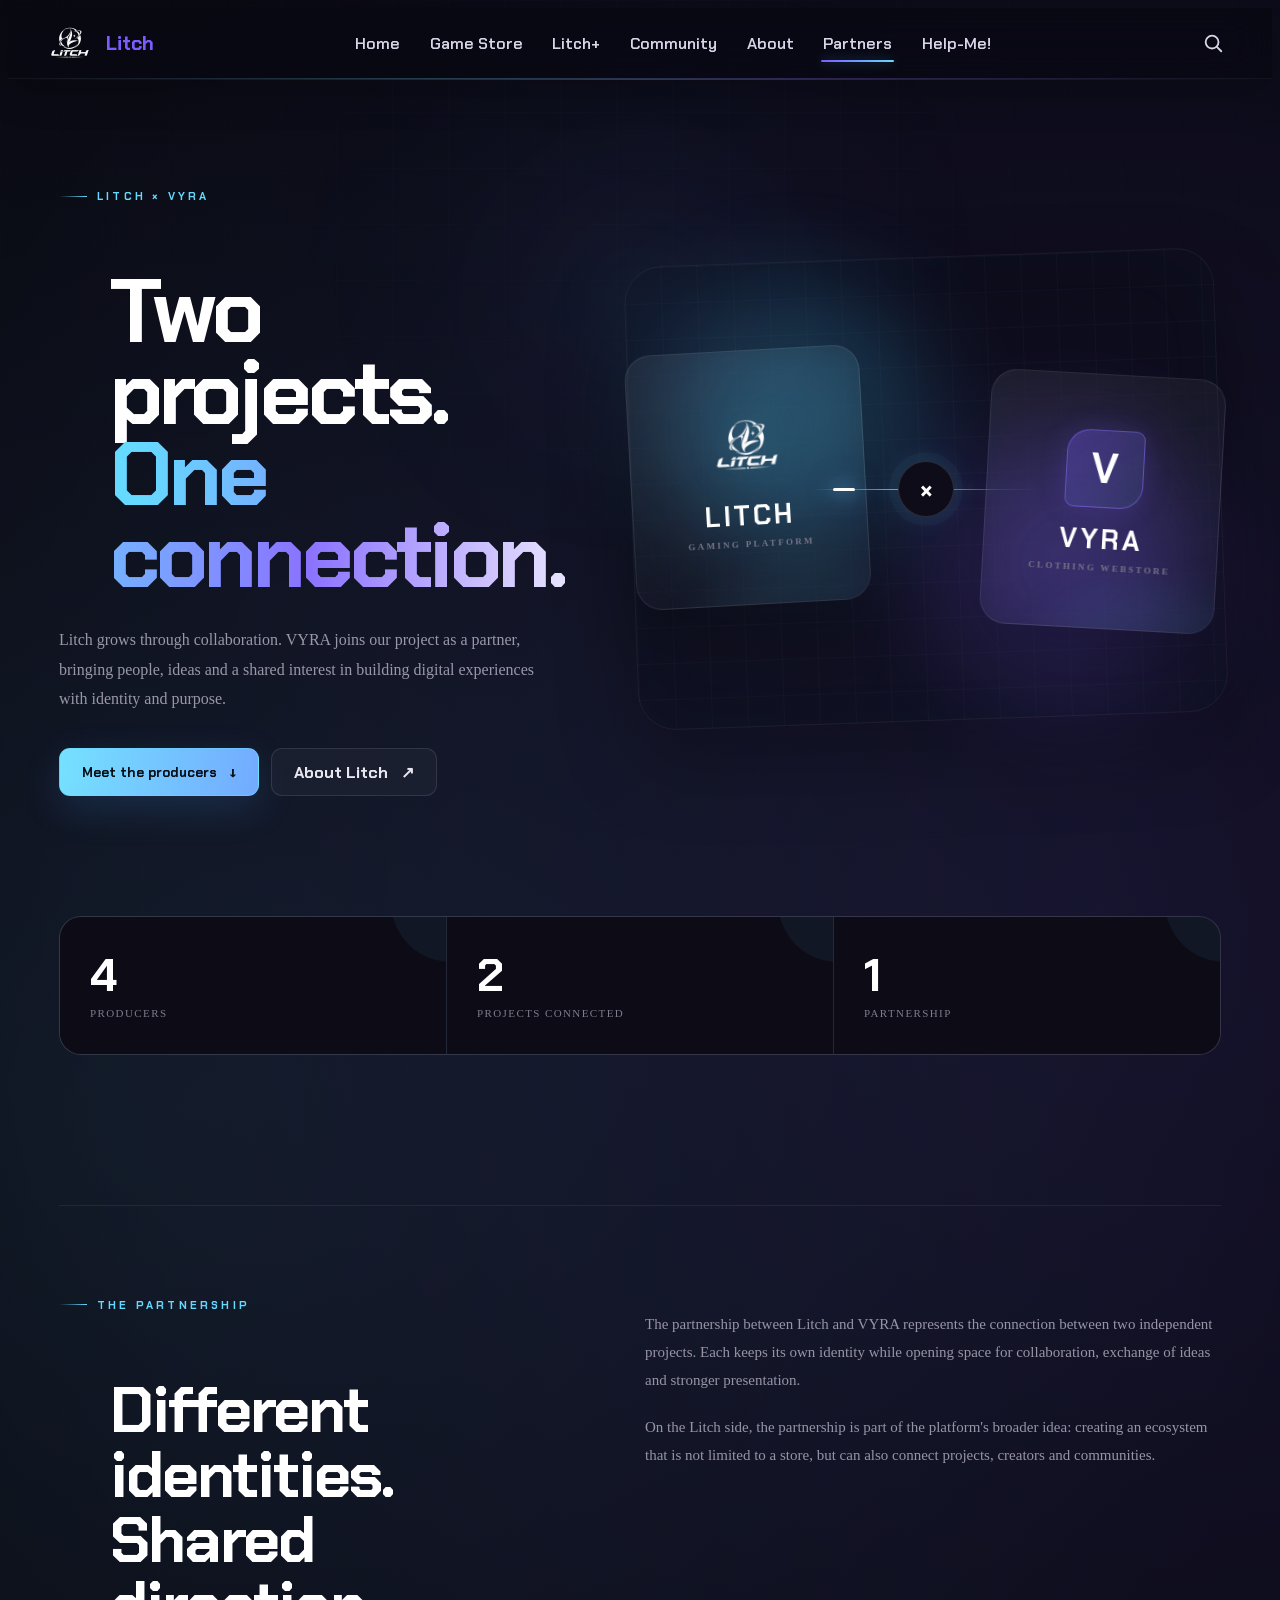
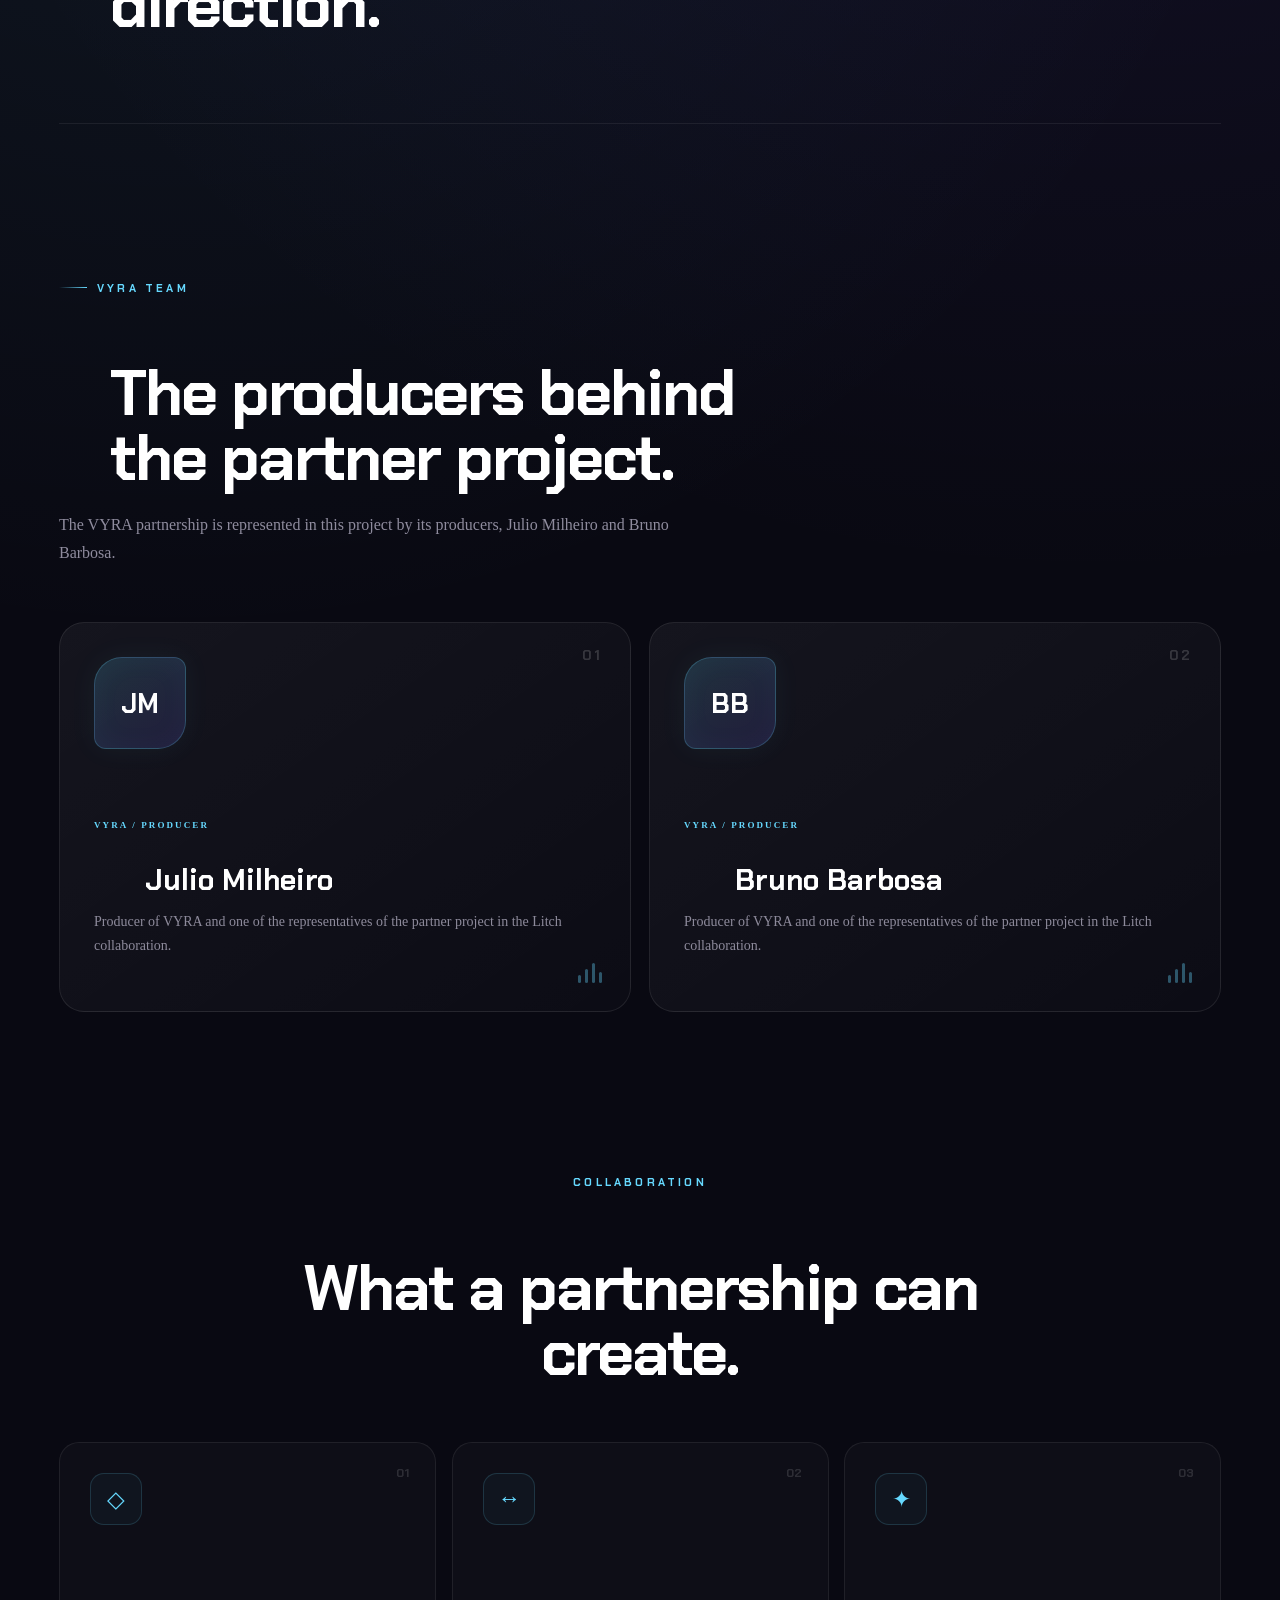
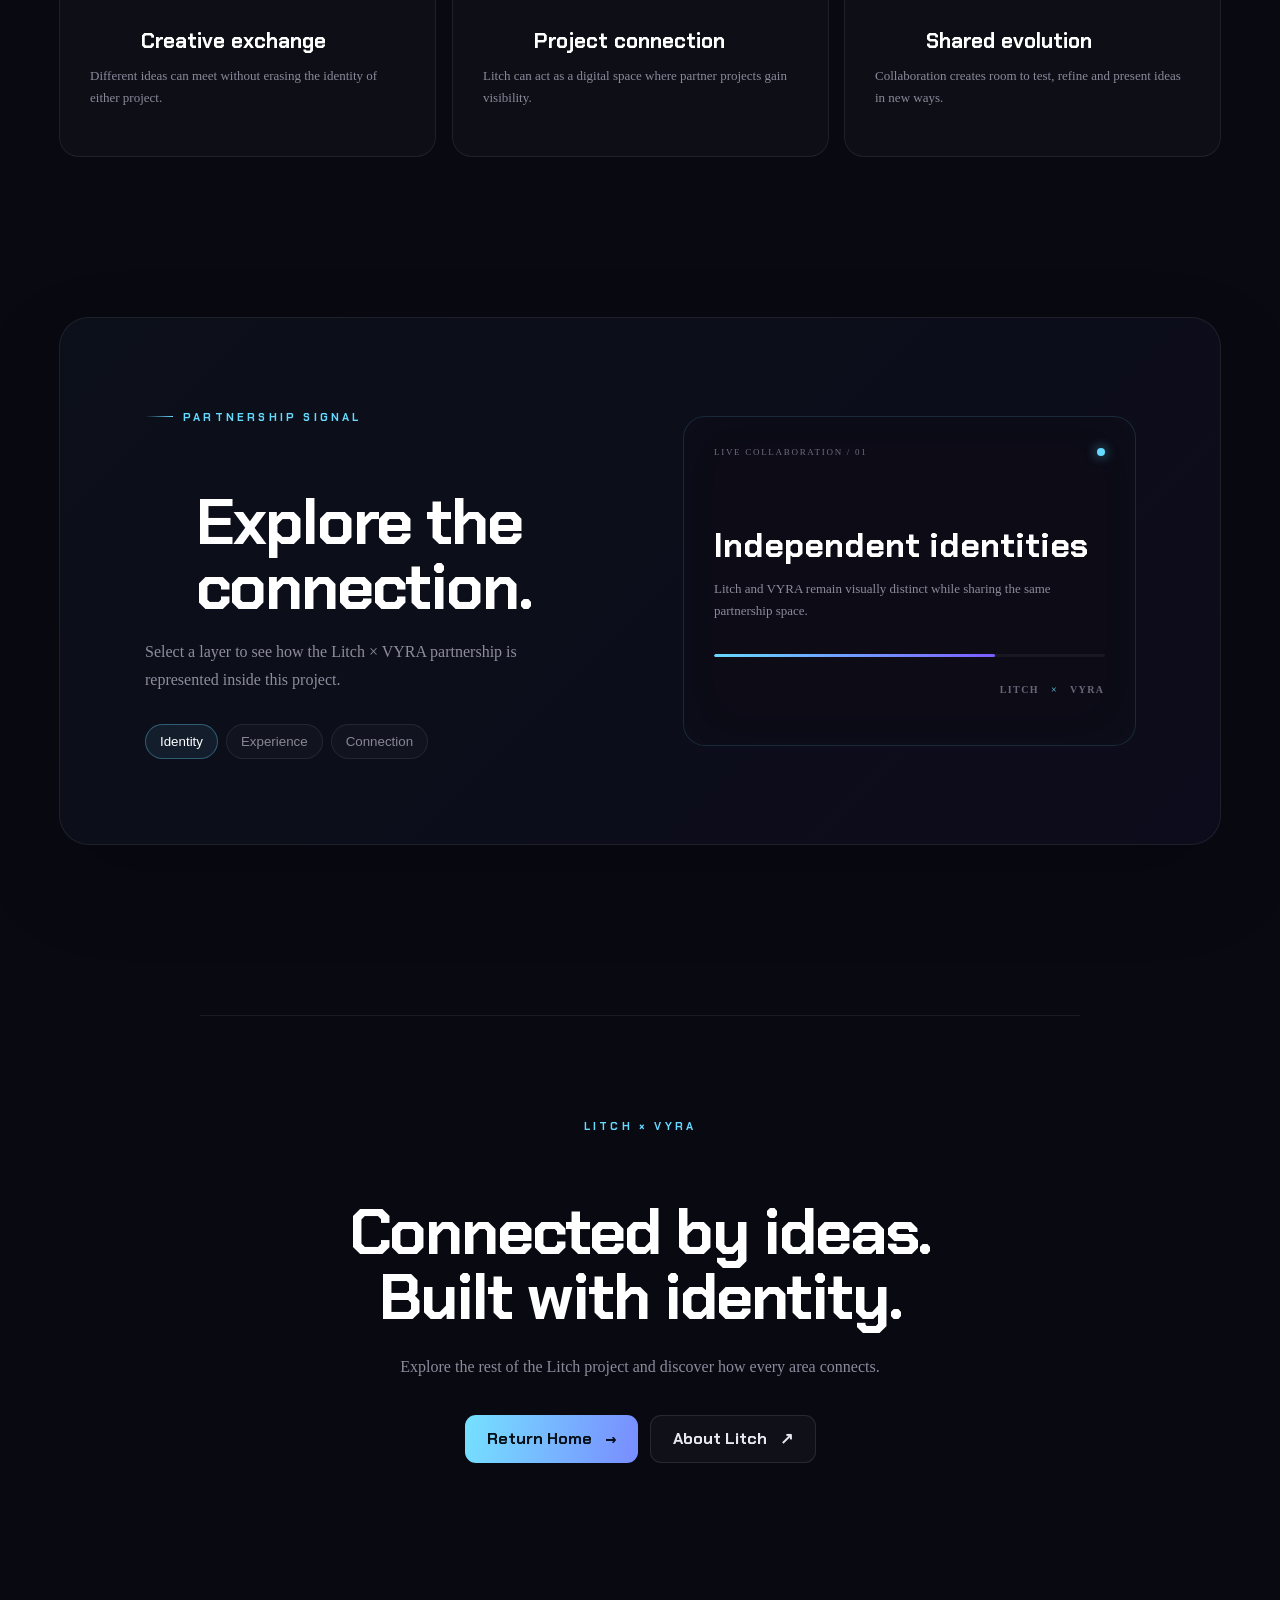
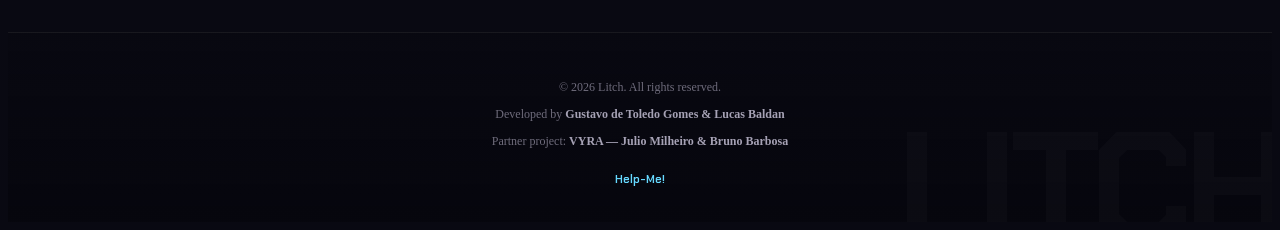
<file: html/partners.html>
<!DOCTYPE html>
<html lang="pt-br">
<head>
    <meta charset="UTF-8">
    <meta http-equiv="X-UA-Compatible" content="IE=edge">
    <meta name="viewport" content="width=device-width, initial-scale=1.0">

    <link rel="icon" type="image/png" href="../images/favicon.ico">
    <link rel="stylesheet" href="../css/style.css">
    <link rel="stylesheet" href="../css/experience.css">
    <link rel="stylesheet" href="../css/partners.css">

    <title>Partners | Litch × VYRA</title>
</head>

<body data-page="partners" class="partners-body">

<header>
    <div class="header__brand">
        <img src="../images/LitchLogo.png" alt="Litch logo">
        <h1 class="title">Litch</h1>
    </div>

    <nav class="litch-nav">
        <a href="index.html">Home</a>
        <a href="game-store.html">Game Store</a>
        <a href="litch+.html">Litch+</a>
        <a href="community.html">Community</a>
        <a href="about.html">About</a>
        <a href="partners.html" class="is-active">Partners</a>
        <a href="help-me.html">Help-Me!</a>
    </nav>

    <button class="litch-search-btn" aria-label="Pesquisar jogos">
        <svg viewBox="0 0 24 24">
            <circle cx="11" cy="11" r="7"></circle>
            <path d="M16.5 16.5L21 21"></path>
        </svg>
    </button>
</header>

<hr>

<main class="partners-main">

    <!-- =====================================================
         HERO
    ====================================================== -->
    <section class="partners-hero">
        <div class="partners-hero__copy">
            <span class="partners-eyebrow">LITCH × VYRA</span>

            <h2>
                Two projects.<br>
                <span>One connection.</span>
            </h2>

            <p>
                Litch grows through collaboration. VYRA joins our project as a partner,
                bringing people, ideas and a shared interest in building digital experiences
                with identity and purpose.
            </p>

            <div class="partners-hero__actions">
                <button type="button" class="partners-primary" data-scroll-team>
                    Meet the producers <span>↓</span>
                </button>

                <a href="about.html" class="partners-secondary">
                    About Litch <span>↗</span>
                </a>
            </div>
        </div>

        <div class="partners-hero__stage" aria-label="Conexão visual entre Litch e VYRA">
            <div class="partners-stage__orb partners-stage__orb--one"></div>
            <div class="partners-stage__orb partners-stage__orb--two"></div>

            <div class="partners-brand partners-brand--litch">
                <img src="../images/LitchLogo.png" alt="Logo Litch">
                <strong>LITCH</strong>
                <span>GAMING PLATFORM</span>
            </div>

            <div class="partners-connection" aria-hidden="true">
                <span class="partners-connection__line"></span>
                <span class="partners-connection__pulse"></span>
                <span class="partners-connection__core">×</span>
            </div>

            <div class="partners-brand partners-brand--vyra">
                <span class="vyra-mark">V</span>
                <strong>VYRA</strong>
                <span>CLOTHING WEBSTORE</span>
            </div>
        </div>
    </section>


    <!-- =====================================================
         NUMBERS
    ====================================================== -->
    <section class="partners-stats" aria-label="Partnership overview">
        <article class="partner-stat">
            <strong data-counter="4">0</strong>
            <span>Producers</span>
        </article>

        <article class="partner-stat">
            <strong data-counter="2">0</strong>
            <span>Projects connected</span>
        </article>

        <article class="partner-stat">
            <strong data-counter="1">0</strong>
            <span>Partnership</span>
        </article>
    </section>


    <!-- =====================================================
         PARTNERSHIP
    ====================================================== -->
    <section class="partners-story">
        <div class="partners-story__heading">
            <span class="partners-eyebrow">THE PARTNERSHIP</span>
            <h2>Different identities.<br>Shared direction.</h2>
        </div>

        <div class="partners-story__text">
            <p>
                The partnership between Litch and VYRA represents the connection between
                two independent projects. Each keeps its own identity while opening space
                for collaboration, exchange of ideas and stronger presentation.
            </p>

            <p>
                On the Litch side, the partnership is part of the platform's broader idea:
                creating an ecosystem that is not limited to a store, but can also connect
                projects, creators and communities.
            </p>
        </div>
    </section>


    <!-- =====================================================
         TEAM
    ====================================================== -->
    <section class="partners-team" id="vyra-team">
        <div class="partners-section-heading">
            <span class="partners-eyebrow">VYRA TEAM</span>
            <h2>The producers behind the partner project.</h2>
            <p>
                The VYRA partnership is represented in this project by its producers,
                Julio Milheiro and Bruno Barbosa.
            </p>
        </div>

        <div class="partners-team__grid">
            <article class="partner-person">
                <div class="partner-person__index">01</div>
                <div class="partner-person__avatar" aria-hidden="true">JM</div>

                <div class="partner-person__info">
                    <span>VYRA / PRODUCER</span>
                    <h3>Julio Milheiro</h3>
                    <p>
                        Producer of VYRA and one of the representatives of the partner
                        project in the Litch collaboration.
                    </p>
                </div>

                <div class="partner-person__signal" aria-hidden="true">
                    <span></span><span></span><span></span><span></span>
                </div>
            </article>

            <article class="partner-person">
                <div class="partner-person__index">02</div>
                <div class="partner-person__avatar" aria-hidden="true">BB</div>

                <div class="partner-person__info">
                    <span>VYRA / PRODUCER</span>
                    <h3>Bruno Barbosa</h3>
                    <p>
                        Producer of VYRA and one of the representatives of the partner
                        project in the Litch collaboration.
                    </p>
                </div>

                <div class="partner-person__signal" aria-hidden="true">
                    <span></span><span></span><span></span><span></span>
                </div>
            </article>
        </div>
    </section>


    <!-- =====================================================
         PILLARS
    ====================================================== -->
    <section class="partners-pillars">
        <div class="partners-section-heading partners-section-heading--center">
            <span class="partners-eyebrow">COLLABORATION</span>
            <h2>What a partnership can create.</h2>
        </div>

        <div class="partners-pillars__grid">
            <article class="partner-pillar">
                <span class="partner-pillar__number">01</span>
                <div class="partner-pillar__icon">◇</div>
                <h3>Creative exchange</h3>
                <p>
                    Different ideas can meet without erasing the identity of either project.
                </p>
            </article>

            <article class="partner-pillar">
                <span class="partner-pillar__number">02</span>
                <div class="partner-pillar__icon">↔</div>
                <h3>Project connection</h3>
                <p>
                    Litch can act as a digital space where partner projects gain visibility.
                </p>
            </article>

            <article class="partner-pillar">
                <span class="partner-pillar__number">03</span>
                <div class="partner-pillar__icon">✦</div>
                <h3>Shared evolution</h3>
                <p>
                    Collaboration creates room to test, refine and present ideas in new ways.
                </p>
            </article>
        </div>
    </section>


    <!-- =====================================================
         INTERACTIVE SIGNAL
    ====================================================== -->
    <section class="partners-signal">
        <div class="partners-signal__copy">
            <span class="partners-eyebrow">PARTNERSHIP SIGNAL</span>
            <h2>Explore the connection.</h2>
            <p>
                Select a layer to see how the Litch × VYRA partnership is represented
                inside this project.
            </p>

            <div class="partners-signal__tabs" role="tablist" aria-label="Partnership layers">
                <button type="button" class="is-active" data-partner-tab="identity" role="tab" aria-selected="true">Identity</button>
                <button type="button" data-partner-tab="experience" role="tab" aria-selected="false">Experience</button>
                <button type="button" data-partner-tab="connection" role="tab" aria-selected="false">Connection</button>
            </div>
        </div>

        <div class="partner-signal-card" aria-live="polite">
            <div class="partner-signal-card__top">
                <span>LIVE COLLABORATION / 01</span>
                <i></i>
            </div>

            <strong id="partnerSignalTitle">Independent identities</strong>
            <p id="partnerSignalText">
                Litch and VYRA remain visually distinct while sharing the same partnership space.
            </p>

            <div class="partner-signal-card__meter" aria-hidden="true">
                <span id="partnerSignalMeter"></span>
            </div>

            <div class="partner-signal-card__brands" aria-hidden="true">
                <b>LITCH</b>
                <span>×</span>
                <b>VYRA</b>
            </div>
        </div>
    </section>


    <!-- =====================================================
         FINAL CTA
    ====================================================== -->
    <section class="partners-final">
        <span class="partners-eyebrow">LITCH × VYRA</span>
        <h2>Connected by ideas.<br>Built with identity.</h2>
        <p>Explore the rest of the Litch project and discover how every area connects.</p>

        <div class="partners-final__actions">
            <a href="index.html">Return Home <span>→</span></a>
            <a href="about.html" class="is-ghost">About Litch <span>↗</span></a>
        </div>
    </section>

</main>

<footer class="litch-footer">
    <p>© 2026 Litch. All rights reserved.</p>
    <p>Developed by <strong>Gustavo de Toledo Gomes &amp; Lucas Baldan</strong></p>
    <p>Partner project: <strong>VYRA — Julio Milheiro &amp; Bruno Barbosa</strong></p>
    <a href="help-me.html">Help-Me!</a>
</footer>

<script src="../js/experience.js" defer></script>
<script src="../js/partners.js" defer></script>
</body>
</html>
</file>
<file: css/style.css>
@import url('https://fonts.googleapis.com/css2?family=Chakra+Petch:wght@600;700&family=Inter:wght@400;500;600&display=swap');

html {
  scroll-behavior: smooth;
}

section[id] {
  scroll-margin-top: 80px;
}

body {
  min-height: 100vh;
  background-color: #0b0b12;
  background-image:
    radial-gradient(circle at 20% 20%, rgba(124, 92, 255, 0.18), transparent 45%),
    radial-gradient(circle at 80% 30%, rgba(124, 92, 255, 0.12), transparent 50%),
    radial-gradient(circle at 50% 90%, rgba(102, 217, 255, 0.06), transparent 55%),
    linear-gradient(135deg, #0b0b12, #15101f, #0b0b12);
  background-size: 200% 200%, 200% 200%, 200% 200%, 300% 300%;
  animation: litchDrift 22s ease-in-out infinite;
}

@keyframes litchDrift {
  0% {
    background-position: 0% 0%, 100% 0%, 50% 100%, 0% 50%;
  }
  50% {
    background-position: 20% 30%, 70% 40%, 60% 70%, 100% 50%;
  }
  100% {
    background-position: 0% 0%, 100% 0%, 50% 100%, 0% 50%;
  }
}

@media (prefers-reduced-motion: reduce) {
  body {
    animation: none;
  }
}

/* ---------- Linha divisória sob o header ---------- */
hr {
  border: none;
  height: 1px;
  background: linear-gradient(90deg, transparent, rgba(124, 92, 255, 0.5), transparent);
  margin: 0;
}

/* ---------- Header ---------- */
header {
  display: flex;
  align-items: center;
  justify-content: space-between;
  gap: 32px;
  padding: 16px 32px;
  background: #0b0b12;
  box-shadow: 0 4px 24px rgba(0, 0, 0, 0.5);
  position: relative;
  z-index: 20;
}

.litch-search-btn {
    width: 42px;
    height: 42px;

    display: flex;
    align-items: center;
    justify-content: center;

    border: none;
    border-radius: 10px;

    background: transparent;
    color: #d9d5e8;

    cursor: pointer;

    transition: 
        color 0.2s ease,
        background 0.2s ease,
        transform 0.2s ease;
}

.litch-search-btn svg {
    width: 22px;
    height: 22px;

    fill: none;
    stroke: currentColor;
    stroke-width: 2;
    stroke-linecap: round;
}

.litch-search-btn:hover {
    color: #66d9ff;
    background: rgba(102, 217, 255, 0.08);
    transform: scale(1.08);
}

.litch-search {
    width: min(900px, 90%);
    margin: 30px auto;
}

.litch-search__input {
    height: 58px;

    display: flex;
    align-items: center;

    padding: 0 18px;

    border: 1px solid rgba(102, 217, 255, 0.3);
    border-radius: 12px;

    background: rgba(15, 15, 30, 0.9);
}

.litch-search__input svg {
    width: 22px;
    height: 22px;

    fill: none;
    stroke: #66d9ff;
    stroke-width: 2;
    stroke-linecap: round;
}

.litch-search__input input {
    flex: 1;

    height: 100%;

    margin-left: 14px;

    border: none;
    outline: none;

    background: transparent;

    color: white;

    font-family: 'Inter', sans-serif;
    font-size: 17px;
}

.litch-search__input input::placeholder {
    color: #77748a;
}

.litch-search__results {
    display: grid;
    grid-template-columns: repeat(auto-fill, minmax(220px, 1fr));
    gap: 20px;

    margin-top: 25px;
}

/* =========================================
   COMMUNITY
========================================= */

#community {
    width: 100%;
    padding: 40px 5% 100px;
}

.Comunnity-title {
    margin-bottom: 35px;

    font-family: 'Chakra Petch', sans-serif;
    font-size: 26px;
    font-weight: 700;

    color: #ffffff;
}


/* ---------- Avaliação geral ---------- */

.litch-community-rating {
    width: 100%;
    max-width: 600px;

    margin: 0 auto 50px;

    text-align: center;
}

.litch-community-rating__score {
    display: flex;
    align-items: baseline;
    justify-content: center;

    gap: 5px;
}

.litch-community-rating__score strong {
    font-family: 'Chakra Petch', sans-serif;

    font-size: 52px;
    line-height: 1;

    color: #ffffff;
}

.litch-community-rating__score span {
    font-size: 18px;
    color: #77748a;
}

.litch-community-rating__stars {
    margin-top: 10px;

    font-size: 28px;
    letter-spacing: 5px;

    color: #66d9ff;
}

.litch-community-rating p {
    margin-top: 8px;

    font-size: 13px;

    color: #77748a;
}


/* ---------- Grid ---------- */

.litch-community-grid {
    display: grid;

    grid-template-columns: repeat(2, minmax(0, 1fr));

    gap: 20px;

    max-width: 1200px;

    margin: 0 auto;
}


/* ---------- Card ---------- */

.litch-review-card {
    min-height: 180px;

    padding: 22px;

    border: 1px solid rgba(255, 255, 255, 0.07);
    border-radius: 12px;

    background:
        linear-gradient(
            145deg,
            rgba(38, 34, 76, 0.85),
            rgba(14, 14, 28, 0.95)
        );

    box-shadow:
        0 10px 30px rgba(0, 0, 0, 0.18);

    transition:
        transform 0.25s ease,
        border-color 0.25s ease,
        box-shadow 0.25s ease;
}

.litch-review-card:hover {
    transform: translateY(-4px);

    border-color: rgba(102, 217, 255, 0.3);

    box-shadow:
        0 15px 35px rgba(0, 0, 0, 0.3),
        0 0 20px rgba(102, 217, 255, 0.06);
}


/* ---------- Usuário ---------- */

.litch-review-card__top {
    display: flex;
    align-items: center;

    position: relative;

    margin-bottom: 20px;
}

.litch-review-card__avatar {
    width: 42px;
    height: 42px;

    display: flex;
    align-items: center;
    justify-content: center;

    margin-right: 12px;

    border-radius: 50%;

    background: linear-gradient(
        135deg,
        #66d9ff,
        #526cff
    );

    color: #080812;

    font-family: 'Chakra Petch', sans-serif;
    font-size: 17px;
    font-weight: 700;
}

.litch-review-card__top h3 {
    margin: 0;

    font-size: 15px;
    font-weight: 600;

    color: #ffffff;
}

.litch-review-card__top span {
    display: block;

    margin-top: 3px;

    font-size: 11px;

    color: #77748a;
}


/* ---------- Estrelas ---------- */

.litch-review-card__stars {
    margin-left: auto;

    font-size: 15px;
    letter-spacing: 2px;

    color: #66d9ff;
}


/* ---------- Comentário ---------- */

.litch-review-card > p {
    margin: 0;

    color: #c4c1d0;

    font-size: 14px;
    line-height: 1.65;
}

.header__brand {
  display: flex;
  align-items: center;
  gap: 12px;
}

.header__brand .title {
  font-size: 20px;
  margin: 0;
  text-align: left;
}

header div img {
  height: 32px;
  width: auto;
  display: block;
}

.title {
  font-family: 'Chakra Petch', sans-serif;
  font-size: 32px;
  font-weight: 700;
  color: #7c5cff;
  text-align: center;
  margin-top: 40px;
}

.litch-nav {
  display: flex;
  align-items: center;
  gap: 24px;
}

.litch-nav a {
  position: relative;
  padding-bottom: 4px;
  color: #d9d5e8;
  text-decoration: none;
  font-family: 'Chakra Petch', sans-serif;
  font-size: 16px;
  font-weight: 600;
  transition: color 0.2s ease;
}

.litch-nav a::after {
  content: '';
  position: absolute;
  left: 0;
  bottom: 0;
  width: 0;
  height: 2px;
  background: var(--accent-2, #66d9ff);
  transition: width 0.2s ease;
}

.litch-nav a:hover {
  color: #7c5cff;
}

.litch-nav a:hover::after,
.litch-nav a.is-active::after {
  width: 100%;
}

/* ---------- Títulos de seção (Game Store, Litch+, etc.) ---------- */
main section h2 {
  font-family: 'Chakra Petch', sans-serif;
  font-size: clamp(22px, 2.4vw, 30px);
  font-weight: 700;
  color: var(--text, #d9d5e8);
  padding: 48px clamp(16px, 4vw, 64px) 0;
  margin: 0;
}

main section h3 {
  font-family: 'Chakra Petch', sans-serif;
  font-size: clamp(18px, 2vw, 24px);
  font-weight: 600;
  color: var(--text, #d9d5e8);
  padding: 24px clamp(16px, 4vw, 64px) 0;
  margin: 0;
}

/* ---------- Carrossel do topo ---------- */
.litch-carousel {
  --bg: #0b0b12;
  --card: #15131f;
  --card-hover: #1c1929;
  --accent: #7c5cff;
  --accent-2: #66d9ff;
  --text: #d9d5e8;
  --text-dim: #8d87a3;

  background: transparent;
  padding: 48px clamp(16px, 4vw, 64px);
  font-family: 'Inter', sans-serif;
  color: var(--text);
}

.litch-carousel__header {
  display: flex;
  align-items: baseline;
  gap: 16px;
  margin-bottom: 24px;
}

.litch-carousel__eyebrow {
  font-family: 'Chakra Petch', sans-serif;
  font-size: 12px;
  font-weight: 600;
  letter-spacing: 0.14em;
  text-transform: uppercase;
  color: var(--accent-2);
  position: relative;
  padding-left: 14px;
}

.litch-carousel__eyebrow::before {
  content: '';
  position: absolute;
  left: 0;
  top: 50%;
  width: 8px;
  height: 8px;
  background: var(--accent-2);
  clip-path: polygon(50% 0%, 100% 50%, 50% 100%, 0% 50%);
  transform: translateY(-50%);
}

.litch-carousel__title {
  font-family: 'Chakra Petch', sans-serif;
  font-size: clamp(22px, 2.4vw, 30px);
  font-weight: 700;
  letter-spacing: 0.01em;
  margin: 0;
}

.litch-carousel__track-wrap {
  position: relative;
}

.litch-carousel__track {
  display: flex;
  gap: 12px;
  overflow-x: auto;
  scroll-snap-type: x mandatory;
  scrollbar-width: none;
  padding-bottom: 4px;
}

.litch-carousel__track::-webkit-scrollbar {
  display: none;
}

.litch-card {
  position: relative;
  flex: 0 0 clamp(200px, 22vw, 280px);
  aspect-ratio: 2 / 3;
  scroll-snap-align: start;
  background: var(--card);
  clip-path: polygon(0 0, 100% 0, 100% calc(100% - 20px), calc(100% - 20px) 100%, 0 100%);
  overflow: hidden;
  cursor: pointer;
  box-shadow: 0 8px 24px rgba(0, 0, 0, 0.4);
  transition: transform 0.25s ease, box-shadow 0.25s ease;
}

.litch-card:hover {
  transform: translateY(-4px);
  box-shadow: 0 12px 32px rgba(124, 92, 255, 0.25);
}

.litch-card__img {
  position: absolute;
  inset: 0;
  width: 100%;
  height: 100%;
  object-fit: cover;
  object-position: center;
  display: block;
  background: linear-gradient(160deg, #221f30, #15131f);
  transition: transform 0.4s ease;
}

.litch-card:hover .litch-card__img {
  transform: scale(1.06);
}

.litch-card__scrim {
  position: absolute;
  inset: 0;
  background: linear-gradient(180deg, rgba(11,11,18,0) 40%, rgba(11,11,18,0.92) 100%);
}

.litch-card__tag {
  position: absolute;
  top: 14px;
  left: 14px;
  font-family: 'Chakra Petch', sans-serif;
  font-size: 10px;
  font-weight: 700;
  letter-spacing: 0.08em;
  text-transform: uppercase;
  color: var(--bg);
  background: var(--accent);
  padding: 4px 8px;
  clip-path: polygon(0 0, 100% 0, 92% 100%, 0% 100%);
}

.litch-card__body {
  position: absolute;
  left: 12px;
  right: 12px;
  bottom: 12px;
}

.litch-card__name {
  font-family: 'Chakra Petch', sans-serif;
  font-size: 14px;
  font-weight: 700;
  margin: 0 0 2px;
  line-height: 1.2;
}

.litch-card__status {
  font-size: 10px;
  color: var(--text-dim);
  margin: 0;
}

.litch-carousel__arrow {
  position: absolute;
  top: 50%;
  transform: translateY(-50%);
  width: 40px;
  height: 40px;
  display: grid;
  place-items: center;
  background: rgba(21, 19, 31, 0.85);
  border: 1px solid rgba(124, 92, 255, 0.4);
  clip-path: polygon(50% 0%, 100% 50%, 50% 100%, 0% 50%);
  color: var(--text);
  cursor: pointer;
  transition: background 0.2s ease, border-color 0.2s ease, transform 0.2s ease;
  z-index: 10;
}

.litch-carousel__arrow:hover {
  background: var(--accent);
  border-color: var(--accent);
  transform: translateY(-50%) scale(1.1);
}

.litch-carousel__arrow--prev { left: 12px; }
.litch-carousel__arrow--next { right: 12px; }

.litch-carousel__arrow svg {
  width: 16px;
  height: 16px;
  stroke: currentColor;
}

.litch-carousel__dots {
  display: flex;
  justify-content: center;
  gap: 6px;
  margin-top: 20px;
}

.litch-carousel__dot {
  width: 22px;
  height: 3px;
  background: rgba(217, 213, 232, 0.2);
  border: none;
  cursor: pointer;
  transition: background 0.2s ease;
}

.litch-carousel__dot.is-active {
  background: var(--accent-2);
  box-shadow: 0 0 8px rgba(102, 217, 255, 0.6);
}

/* ---------- Título e subtítulo da Store ---------- */
.litch-game-store__title {
  font-family: 'Chakra Petch', sans-serif;
  font-size: clamp(22px, 2.4vw, 30px);
  font-weight: 700;
  color: var(--text, #d9d5e8);
  padding: 48px clamp(16px, 4vw, 64px) 0;
  margin: 0;
}

.litch-game-store__subtitle {
  font-family: 'Chakra Petch', sans-serif;
  font-size: 20px;
  font-weight: 700;
  color: var(--text, #d9d5e8);
  padding: 0 clamp(16px, 4vw, 64px);
  margin: 40px 0 20px;
}

/* ---------- Hero banner ---------- */
.litch-hero {
  position: relative;
  margin: 24px clamp(16px, 4vw, 64px) 0;
  height: clamp(280px, 40vw, 420px);
  clip-path: polygon(0 0, 100% 0, 100% calc(100% - 40px), calc(100% - 40px) 100%, 0 100%);
  overflow: hidden;
}

.litch-hero__img {
  position: absolute;
  inset: 0;
  width: 100%;
  height: 100%;
  object-fit: cover;
  background: linear-gradient(160deg, #221f30, #15131f);
}

.litch-hero__scrim {
  position: absolute;
  inset: 0;
  background: linear-gradient(90deg, rgba(11,11,18,0.95) 15%, rgba(11,11,18,0.3) 60%, transparent 100%);
}

.litch-hero__content {
  position: absolute;
  left: clamp(20px, 3vw, 48px);
  bottom: clamp(20px, 3vw, 48px);
  max-width: 480px;
  color: #d9d5e8;
}

.litch-hero__tag {
  display: inline-block;
  font-family: 'Chakra Petch', sans-serif;
  font-size: 11px;
  font-weight: 700;
  letter-spacing: 0.1em;
  text-transform: uppercase;
  color: #0b0b12;
  background: #66d9ff;
  padding: 4px 10px;
  clip-path: polygon(0 0, 100% 0, 90% 100%, 0% 100%);
  margin-bottom: 12px;
}

.litch-hero__plus {
  display: inline-block;
  font-family: 'Chakra Petch', sans-serif;
  font-size: 11px;
  font-weight: 700;
  letter-spacing: 0.1em;
  text-transform: uppercase;
  color: #d9d5e8;
  background: #7c5cff;
  padding: 4px 10px;
  clip-path: polygon(0 0, 100% 0, 90% 100%, 0% 100%);
  margin-left: 8px;
}

.litch-hero__name {
  font-family: 'Chakra Petch', sans-serif;
  font-size: clamp(24px, 3vw, 36px);
  font-weight: 700;
  margin: 0 0 8px;
  line-height: 1.15;
}

.litch-hero__desc {
  font-size: 14px;
  color: #8d87a3;
  margin: 0 0 20px;
}

.litch-hero__meta {
  display: flex;
  align-items: center;
  gap: 16px;
}

.litch-hero__price {
  font-family: 'Chakra Petch', sans-serif;
  font-size: 18px;
  font-weight: 700;
  color: #66d9ff;
}

.litch-hero__cta {
  font-family: 'Chakra Petch', sans-serif;
  font-size: 13px;
  font-weight: 700;
  letter-spacing: 0.04em;
  text-transform: uppercase;
  color: #0b0b12;
  background: #7c5cff;
  border: none;
  padding: 10px 20px;
  clip-path: polygon(0 0, 100% 0, 92% 100%, 0% 100%);
  cursor: pointer;
  transition: background 0.2s ease;
}

.litch-hero__cta:hover {
  background: #66d9ff;
}

/* ---------- Carrossel da Store ---------- */
.litch-store-carousel {
  --accent: #7c5cff;
  --accent-2: #66d9ff;
  --text: #d9d5e8;

  padding: 0 clamp(16px, 4vw, 64px) 48px;
}

.litch-store-carousel__track-wrap {
  position: relative;
}

.litch-store-carousel__track {
  display: flex;
  gap: 18px;
  overflow-x: auto;
  scroll-snap-type: x proximity;
  padding-bottom: 4px;


  scrollbar-width: none;
}

.litch-store-carousel__track::-webkit-scrollbar {
  display: none;
}

.litch-store-carousel__track .litch-store-card {
  flex: 0 0 220px;
  scroll-snap-align: start;
  scroll-margin-inline-start: clamp(16px, 4vw, 64px);
}

.litch-store-carousel__jump {
  display: flex;
  flex-wrap: wrap;
  gap: 8px;
  margin-top: 16px;
  padding: 0 clamp(16px, 4vw, 64px);
}

.litch-store-carousel__jump a {
  display: grid;
  place-items: center;
  width: 28px;
  height: 28px;
  font-family: 'Chakra Petch', sans-serif;
  font-size: 12px;
  font-weight: 600;
  color: #8d87a3;
  text-decoration: none;
  background: #15131f;
  border: 1px solid rgba(124, 92, 255, 0.25);
  clip-path: polygon(0 0, 100% 0, 100% 78%, 78% 100%, 0 100%);
  transition: color 0.2s ease, border-color 0.2s ease, background 0.2s ease;
}

.litch-store-carousel__jump a:hover {
  color: #0b0b12;
  background: #66d9ff;
  border-color: #66d9ff;
}

/* ---------- Cards de jogo (usados dentro do carrossel da Store) ---------- */
.litch-store-card {
  position: relative;
  aspect-ratio: 3 / 4;
  background: #15131f;
  clip-path: polygon(0 0, 100% 0, 100% calc(100% - 24px), calc(100% - 24px) 100%, 0 100%);
  overflow: hidden;
  cursor: pointer;
  box-shadow: 0 8px 24px rgba(0, 0, 0, 0.4);
  transition: transform 0.25s ease, box-shadow 0.25s ease;
}

.litch-store-card:hover {
  transform: translateY(-4px);
  box-shadow: 0 12px 32px rgba(124, 92, 255, 0.25);
}

.litch-store-card__img {
  position: absolute;
  inset: 0;
  width: 100%;
  height: 100%;
  object-fit: cover;
  background: linear-gradient(160deg, #221f30, #15131f);
  transition: transform 0.4s ease;
}

.litch-store-card:hover .litch-store-card__img {
  transform: scale(1.06);
}

.litch-store-card__scrim {
  position: absolute;
  inset: 0;
  background: linear-gradient(180deg, rgba(11,11,18,0) 40%, rgba(11,11,18,0.92) 100%);
}

.litch-store-card__discount {
  position: absolute;
  top: 12px;
  left: 12px;
  font-family: 'Chakra Petch', sans-serif;
  font-size: 11px;
  font-weight: 700;
  color: #0b0b12;
  background: #66d9ff;
  padding: 3px 8px;
  clip-path: polygon(0 0, 100% 0, 88% 100%, 0% 100%);
}

.litch-store-card__body {
  position: absolute;
  left: 14px;
  right: 14px;
  bottom: 14px;
}

.litch-store-card__name {
  font-family: 'Chakra Petch', sans-serif;
  font-size: 15px;
  font-weight: 700;
  color: #d9d5e8;
  margin: 0 0 2px;
  line-height: 1.2;
}

.litch-store-card__genre {
  font-size: 11px;
  color: #8d87a3;
  margin: 0 0 8px;
}

.litch-store-card__price {
  display: flex;
  align-items: baseline;
  gap: 8px;
}

.litch-store-card__price-old {
  font-size: 11px;
  color: #8d87a3;
  text-decoration: line-through;
}

.litch-store-card__price-new {
  font-family: 'Chakra Petch', sans-serif;
  font-size: 14px;
  font-weight: 700;
  color: #66d9ff;
}

.litch-store-section {
    margin-left: 0;
    margin-right: 0;
}

.litch-store-section .litch-game-store__subtitle {
    padding-left: 0;
    padding-right: 0;
}

.litch-store-section .litch-store-carousel {
    padding-left: clamp(16px, 4vw, 64px);
    padding-right: clamp(16px, 4vw, 64px);
}
/* ---------- Hero do Litch+ ---------- */
.litch-plus-hero {
  display: flex;
  align-items: center;
  gap: clamp(24px, 4vw, 64px);
  margin: 24px clamp(16px, 4vw, 64px) 0;
  padding: clamp(32px, 5vw, 56px);
  background: linear-gradient(135deg, #15131f, #1c1730);
  clip-path: polygon(0 0, 100% 0, 100% calc(100% - 40px), calc(100% - 40px) 100%, 0 100%);
  box-shadow: 0 12px 32px rgba(0, 0, 0, 0.4);
}

.litch-plus-hero__content {
  flex: 1 1 420px;
  color: #d9d5e8;
}

.litch-plus-hero__tag {
  display: inline-block;
  font-family: 'Chakra Petch', sans-serif;
  font-size: 11px;
  font-weight: 700;
  letter-spacing: 0.1em;
  text-transform: uppercase;
  color: #0b0b12;
  background: #7c5cff;
  padding: 4px 10px;
  clip-path: polygon(0 0, 100% 0, 90% 100%, 0% 100%);
  margin-bottom: 16px;
}

.litch-plus-hero__headline {
  font-family: 'Chakra Petch', sans-serif;
  font-size: clamp(26px, 3.2vw, 40px);
  font-weight: 700;
  line-height: 1.15;
  margin: 0 0 16px;
}

.litch-plus-hero__desc {
  font-size: 15px;
  color: #8d87a3;
  line-height: 1.6;
  margin: 0 0 28px;
  max-width: 420px;
}

.litch-plus-hero__actions {
  display: flex;
  flex-wrap: wrap;
  gap: 14px;
}

.litch-plus-hero__cta {
  font-family: 'Chakra Petch', sans-serif;
  font-size: 14px;
  font-weight: 700;
  letter-spacing: 0.04em;
  text-transform: uppercase;
  color: #0b0b12;
  background: #66d9ff;
  border: none;
  padding: 12px 24px;
  clip-path: polygon(0 0, 100% 0, 92% 100%, 0% 100%);
  cursor: pointer;
  transition: background 0.2s ease, transform 0.2s ease;
}

.litch-plus-hero__cta:hover {
  background: #7c5cff;
  color: #d9d5e8;
  transform: translateY(-2px);
}

.litch-plus-hero__cta--ghost {
  background: transparent;
  color: #d9d5e8;
  border: 1px solid rgba(124, 92, 255, 0.5);
}

.litch-plus-hero__cta--ghost:hover {
  background: rgba(124, 92, 255, 0.15);
  color: #d9d5e8;
}

.litch-plus-hero__visual {
  flex: 1 1 320px;
  aspect-ratio: 4 / 3;
  position: relative;
  clip-path: polygon(6% 0, 100% 0, 100% 94%, 94% 100%, 0 100%, 0 6%);
  overflow: hidden;
  background: linear-gradient(160deg, #221f30, #15131f);
}

.litch-plus-hero__img {
  position: absolute;
  inset: 0;
  width: 100%;
  height: 100%;
  object-fit: cover;
  display: block;
}

a.litch-plus-hero__cta {
  display: inline-block;
  text-decoration: none;
}

@media (max-width: 720px) {
  .litch-plus-hero {
    flex-direction: column;
    text-align: center;
  }

  .litch-plus-hero__actions {
    justify-content: center;
  }

  .litch-plus-hero__desc {
    max-width: none;
  }
}

/* ---------- Planos do Litch+ ---------- */
.litch-plans-grid {
  display: grid;
  grid-template-columns: repeat(auto-fit, minmax(240px, 1fr));
  gap: 24px;
  padding: 32px clamp(16px, 4vw, 64px) 48px;
}

.litch-plan-card {
  position: relative;
  background: #15131f;
  padding: 32px 28px;
  clip-path: polygon(0 0, 100% 0, 100% calc(100% - 28px), calc(100% - 28px) 100%, 0 100%);
  box-shadow: 0 8px 24px rgba(0, 0, 0, 0.4);
  transition: transform 0.25s ease, box-shadow 0.25s ease;
}

.litch-plan-card:hover {
  transform: translateY(-4px);
  box-shadow: 0 12px 32px rgba(124, 92, 255, 0.25);
}

.litch-plan-card--featured {
  background: linear-gradient(150deg, #1c1730, #15131f);
  border: 1px solid rgba(124, 92, 255, 0.5);
}

.litch-plan-card__badge {
  position: absolute;
  top: 18px;
  right: -6px;
  font-family: 'Chakra Petch', sans-serif;
  font-size: 10px;
  font-weight: 700;
  letter-spacing: 0.06em;
  text-transform: uppercase;
  color: #0b0b12;
  background: #66d9ff;
  padding: 4px 10px;
  clip-path: polygon(0 0, 100% 0, 92% 50%, 100% 100%, 0 100%);
}

.litch-plan-card__name {
  font-family: 'Chakra Petch', sans-serif;
  font-size: 18px;
  font-weight: 700;
  color: #d9d5e8;
  margin: 0 0 12px;
}

.litch-plan-card__price {
  font-family: 'Chakra Petch', sans-serif;
  font-size: 30px;
  font-weight: 700;
  color: #66d9ff;
  margin: 0 0 24px;
}

.litch-plan-card__price span {
  font-size: 13px;
  font-weight: 500;
  color: #8d87a3;
}

.litch-plan-card__features {
  list-style: none;
  padding: 0;
  margin: 0 0 28px;
  display: flex;
  flex-direction: column;
  gap: 10px;
}

.litch-plan-card__features li {
  font-size: 13px;
  color: #d9d5e8;
  padding-left: 18px;
  position: relative;
}

.litch-plan-card__features li::before {
  content: '';
  position: absolute;
  left: 0;
  top: 6px;
  width: 6px;
  height: 6px;
  background: #7c5cff;
  clip-path: polygon(50% 0%, 100% 50%, 50% 100%, 0% 50%);
}

.litch-plan-card__cta {
  width: 100%;
  font-family: 'Chakra Petch', sans-serif;
  font-size: 13px;
  font-weight: 700;
  letter-spacing: 0.04em;
  text-transform: uppercase;
  color: #0b0b12;
  background: #7c5cff;
  border: none;
  padding: 12px;
  clip-path: polygon(0 0, 100% 0, 92% 100%, 0% 100%);
  cursor: pointer;
  transition: background 0.2s ease;
}

.litch-plan-card__cta:hover {
  background: #66d9ff;
}

/* ---------- Preview da biblioteca Litch+ (marquee infinito) ---------- */
.litch-library {
  position: relative;
  margin: 40px clamp(16px, 4vw, 64px) 48px;
  display: flex;
  flex-direction: column;
  gap: 14px;
}

/* fade nas bordas, esconde onde a faixa "nasce/morre" */
.litch-library::before,
.litch-library::after {
  content: '';
  position: absolute;
  top: 0;
  bottom: 0;
  width: clamp(40px, 8vw, 120px);
  z-index: 5;
  pointer-events: none;
}

.litch-library::before {
  left: 0;
  background: linear-gradient(90deg, #0b0b12, transparent);
}

.litch-library::after {
  right: 0;
  background: linear-gradient(270deg, #0b0b12, transparent);
}

.litch-library__row {
  overflow: hidden;
}

.litch-library__track {
  display: flex;
  gap: 14px;
  width: max-content;
}

.litch-library__row--left .litch-library__track {
  animation: litchScrollLeft 40s linear infinite;
}

.litch-library__row--right .litch-library__track {
  animation: litchScrollRight 40s linear infinite;
}

.litch-library__row:hover .litch-library__track {
  animation-play-state: paused;
}

@keyframes litchScrollLeft {
  from { transform: translateX(0); }
  to { transform: translateX(-50%); }
}

@keyframes litchScrollRight {
  from { transform: translateX(-50%); }
  to { transform: translateX(0); }
}

.litch-library__cover {
  position: relative;
  flex: 0 0 clamp(120px, 12vw, 160px);
  aspect-ratio: 3 / 4;
  clip-path: polygon(0 0, 100% 0, 100% calc(100% - 16px), calc(100% - 16px) 100%, 0 100%);
  overflow: hidden;
  background: linear-gradient(160deg, #221f30, #15131f);
}

.litch-library__cover img {
  position: absolute;
  inset: 0;
  width: 100%;
  height: 100%;
  object-fit: cover;
  display: block;
}

.litch-library__cover-name {
  position: absolute;
  left: 0;
  right: 0;
  bottom: 0;
  padding: 8px 10px;
  font-family: 'Chakra Petch', sans-serif;
  font-size: 11px;
  font-weight: 600;
  color: #d9d5e8;
  background: linear-gradient(180deg, transparent, rgba(11,11,18,0.95));
  opacity: 0;
  transform: translateY(6px);
  transition: opacity 0.2s ease, transform 0.2s ease;
}

.litch-library__cover:hover .litch-library__cover-name {
  opacity: 1;
  transform: translateY(0);
}

.litch-footer a {
    display: inline-block;

    margin-top: 10px;

    color: #66d9ff;

    text-decoration: none;

    font-family: 'Chakra Petch', sans-serif;

    font-weight: 600;

    transition: 0.2s ease;
}

.litch-footer a:hover {
    color: #ffffff;

    text-shadow:
        0 0 12px rgba(102, 217, 255, 0.4);
}

/* =========================================
   HELP-ME PAGE
========================================= */

.help-main {
    min-height: calc(100vh - 150px);
    padding: 70px 20px 100px;
}


/* ---------- Hero ---------- */

.help-hero {
    max-width: 800px;

    margin: 0 auto 45px;

    text-align: center;
}

.help-hero__eyebrow {
    color: #66d9ff;

    font-family: 'Chakra Petch', sans-serif;

    font-size: 12px;
    font-weight: 700;

    letter-spacing: 3px;
}

.help-hero h2 {
    margin: 12px 0 15px;

    font-family: 'Chakra Petch', sans-serif;

    font-size: clamp(32px, 5vw, 52px);

    color: #ffffff;
}

.help-hero p {
    max-width: 650px;

    margin: auto;

    color: #88859a;

    font-size: 15px;
    line-height: 1.7;
}


/* ---------- AI ---------- */

.litch-ai {
    width: min(900px, 100%);

    margin: auto;

    border: 1px solid rgba(102, 217, 255, 0.16);

    border-radius: 16px;

    background:
        linear-gradient(
            145deg,
            rgba(26, 24, 48, 0.95),
            rgba(11, 11, 20, 0.98)
        );

    overflow: hidden;

    box-shadow:
        0 25px 70px rgba(0, 0, 0, 0.35);
}


/* ---------- AI Header ---------- */

.litch-ai__header {
    display: flex;
    align-items: center;

    gap: 14px;

    padding: 20px 24px;

    border-bottom: 1px solid rgba(255, 255, 255, 0.06);
}

.litch-ai__icon {
    width: 42px;
    height: 42px;

    display: flex;
    align-items: center;
    justify-content: center;

    border-radius: 12px;

    background: rgba(102, 217, 255, 0.1);

    color: #66d9ff;

    font-size: 22px;
}

.litch-ai__header h3 {
    margin: 0;

    color: #ffffff;

    font-family: 'Chakra Petch', sans-serif;

    font-size: 17px;
}

.litch-ai__header span {
    display: block;

    margin-top: 3px;

    color: #66d9ff;

    font-size: 11px;
}


/* ---------- Messages ---------- */

.litch-ai__messages {
    min-height: 300px;

    max-height: 450px;

    overflow-y: auto;

    padding: 25px;
}

.ai-message {
    display: flex;

    gap: 12px;

    margin-bottom: 20px;
}

.ai-message__avatar {
    width: 34px;
    height: 34px;

    flex-shrink: 0;

    display: flex;
    align-items: center;
    justify-content: center;

    border-radius: 10px;

    background: #66d9ff;

    color: #080812;

    font-family: 'Chakra Petch', sans-serif;

    font-weight: 700;
}

.ai-message__content {
    max-width: 75%;

    padding: 13px 16px;

    border-radius: 4px 12px 12px 12px;

    background: rgba(255, 255, 255, 0.045);
}

.ai-message__content strong {
    display: block;

    margin-bottom: 5px;

    color: #66d9ff;

    font-size: 12px;
}

.ai-message__content p {
    margin: 0;

    color: #d9d5e8;

    font-size: 14px;

    line-height: 1.6;
}


/* ---------- Suggestions ---------- */

.litch-ai__suggestions {
    display: flex;

    flex-wrap: wrap;

    gap: 10px;

    padding: 0 25px 20px;
}

.litch-ai__suggestions button {
    padding: 9px 13px;

    border: 1px solid rgba(102, 217, 255, 0.18);

    border-radius: 8px;

    background: rgba(102, 217, 255, 0.04);

    color: #aaa7b8;

    font-size: 12px;

    cursor: pointer;

    transition: 0.2s ease;
}

.litch-ai__suggestions button:hover {
    border-color: rgba(102, 217, 255, 0.45);

    background: rgba(102, 217, 255, 0.09);

    color: #66d9ff;
}


/* ---------- Input ---------- */

.litch-ai__input {
    display: flex;

    gap: 10px;

    padding: 18px 20px;

    border-top: 1px solid rgba(255, 255, 255, 0.06);
}

.litch-ai__input input {
    flex: 1;

    min-width: 0;

    height: 48px;

    padding: 0 16px;

    border: 1px solid rgba(255, 255, 255, 0.08);

    border-radius: 10px;

    outline: none;

    background: #0b0b12;

    color: #ffffff;

    font-family: 'Inter', sans-serif;
}

.litch-ai__input input:focus {
    border-color: rgba(102, 217, 255, 0.45);
}

.litch-ai__input input::placeholder {
    color: #666374;
}

.litch-ai__input > button {
    width: 48px;

    border: none;

    border-radius: 10px;

    background: #66d9ff;

    color: #080812;

    font-size: 18px;

    cursor: pointer;

    transition: 0.2s ease;
}

.litch-ai__input > button:hover {
    transform: translateY(-2px);

    box-shadow:
        0 5px 20px rgba(102, 217, 255, 0.2);
}


/* ---------- FAQ ---------- */

.help-faq {
    width: min(1100px, 100%);

    margin: 90px auto 0;
}

.help-faq > h2 {
    margin-bottom: 25px;

    font-family: 'Chakra Petch', sans-serif;

    color: #ffffff;
}

.help-faq__grid {
    display: grid;

    grid-template-columns: repeat(2, 1fr);

    gap: 18px;
}

.help-faq__grid article {
    padding: 22px;

    border: 1px solid rgba(255, 255, 255, 0.06);

    border-radius: 12px;

    background: rgba(255, 255, 255, 0.025);
}

.help-faq__grid h3 {
    margin: 0 0 8px;

    color: #66d9ff;

    font-family: 'Chakra Petch', sans-serif;

    font-size: 16px;
}

.help-faq__grid p {
    margin: 0;

    color: #8c8999;

    font-size: 13px;

    line-height: 1.6;
}


/* ---------- Footer ---------- */

.litch-footer {
    padding: 35px 20px;

    border-top: 1px solid rgba(255, 255, 255, 0.06);

    text-align: center;

    color: #6f6c7c;

    font-size: 12px;
}

.litch-footer strong {
    color: #a6a2b5;
}

/* ---------- Página dedicada de planos Litch+ ---------- */
.litch-plans-page {
  position: relative;
  min-height: calc(100vh - 80px);
  overflow: hidden;
  display: flex;
  align-items: center;
  justify-content: center;
  padding: 64px clamp(16px, 4vw, 64px);
}

/* colagem de capas do catálogo, ao fundo */
.litch-plans-bg {
  position: absolute;
  inset: 0;
  z-index: 0;
  display: grid;
  grid-template-columns: repeat(8, 1fr);
  gap: 4px;
}

.litch-plans-bg img {
  width: 100%;
  height: 100%;
  object-fit: cover;
  filter: brightness(0.55) saturate(0.85);
}

.litch-plans-bg__scrim {
  position: absolute;
  inset: 0;
  z-index: 1;
  background:
    radial-gradient(circle at 50% 40%, rgba(11,11,18,0.55), rgba(11,11,18,0.8) 70%),
    linear-gradient(180deg, rgba(11,11,18,0.7), rgba(11,11,18,0.85));
}

.litch-plans-page__content {
  position: relative;
  z-index: 2;
  text-align: center;
  max-width: 1100px;
  width: 100%;
}

.litch-plans-page__title {
  font-family: 'Chakra Petch', sans-serif;
  font-size: clamp(30px, 4vw, 46px);
  font-weight: 700;
  color: #d9d5e8;
  margin: 16px 0 12px;
}

.litch-plans-page__subtitle {
  font-size: 15px;
  color: #8d87a3;
  max-width: 480px;
  margin: 0 auto 48px;
}

/* cards maiores, exclusivos dessa página */
.litch-plans-grid--large {
  gap: 32px;
  padding: 0;
}

.litch-plan-card--large {
  padding: 44px 36px;
  text-align: left;
}

.litch-plan-card--large .litch-plan-card__name {
  font-size: 22px;
}

.litch-plan-card--large .litch-plan-card__price {
  font-size: 38px;
  margin-bottom: 32px;
}

.litch-plan-card--large .litch-plan-card__features li {
  font-size: 14px;
}

.litch-plan-card--large .litch-plan-card__cta {
  padding: 14px;
  font-size: 14px;
}

/* ---------- New Releases ---------- */
.litch-releases {
  padding: 48px clamp(16px, 4vw, 64px);
}

.litch-releases__title {
  font-family: 'Chakra Petch', sans-serif;
  font-size: clamp(22px, 2.4vw, 30px);
  font-weight: 700;
  color: #d9d5e8;
  margin: 0 0 20px;
}

.litch-releases__radio {
  display: none;
}

.litch-releases__nav {
  display: flex;
  flex-wrap: wrap;
  gap: 28px;
  border-bottom: 1px solid rgba(124, 92, 255, 0.25);
  margin-bottom: 24px;
  padding-bottom: 12px;
}

.litch-releases__nav label {
  font-family: 'Chakra Petch', sans-serif;
  font-size: 14px;
  font-weight: 600;
  color: #8d87a3;
  cursor: pointer;
  padding-bottom: 12px;
  position: relative;
  transition: color 0.2s ease;
}

.litch-releases__nav label::after {
  content: '';
  position: absolute;
  left: 0;
  bottom: -13px;
  width: 100%;
  height: 2px;
  background: #ff8a3d;
  transform: scaleX(0);
  transition: transform 0.2s ease;
}

.litch-releases__nav label:hover {
  color: #d9d5e8;
}

/* mostra o painel certo conforme o radio marcado */
.litch-releases__panel {
  display: none;
  flex-direction: column;
  gap: 2px;
}

#tab-popular:checked ~ .litch-releases__nav label[for="tab-popular"],
#tab-bestsellers:checked ~ .litch-releases__nav label[for="tab-bestsellers"],
#tab-anticipated:checked ~ .litch-releases__nav label[for="tab-anticipated"],
#tab-deals:checked ~ .litch-releases__nav label[for="tab-deals"],
#tab-free:checked ~ .litch-releases__nav label[for="tab-free"] {
  color: #d9d5e8;
}

#tab-popular:checked ~ .litch-releases__nav label[for="tab-popular"]::after,
#tab-bestsellers:checked ~ .litch-releases__nav label[for="tab-bestsellers"]::after,
#tab-anticipated:checked ~ .litch-releases__nav label[for="tab-anticipated"]::after,
#tab-deals:checked ~ .litch-releases__nav label[for="tab-deals"]::after,
#tab-free:checked ~ .litch-releases__nav label[for="tab-free"]::after {
  transform: scaleX(1);
}

#tab-popular:checked ~ .litch-releases__panel--popular,
#tab-bestsellers:checked ~ .litch-releases__panel--bestsellers,
#tab-anticipated:checked ~ .litch-releases__panel--anticipated,
#tab-deals:checked ~ .litch-releases__panel--deals,
#tab-free:checked ~ .litch-releases__panel--free {
  display: flex;
}

/* cada linha da lista */
.litch-release-row {
  display: flex;
  align-items: center;
  gap: 18px;
  padding: 12px;
  background: #15131f;
  transition: background 0.2s ease;
}

.litch-release-row:hover {
  background: #1c1929;
}

.litch-release-row__img {
  width: 90px;
  aspect-ratio: 3 / 4;
  object-fit: cover;
  flex-shrink: 0;
  clip-path: polygon(0 0, 100% 0, 100% calc(100% - 10px), calc(100% - 10px) 100%, 0 100%);
  background: linear-gradient(160deg, #221f30, #15131f);
}

.litch-release-row__info {
  flex: 1;
  min-width: 0;
}

.litch-release-row__name {
  font-family: 'Chakra Petch', sans-serif;
  font-size: 15px;
  font-weight: 700;
  color: #d9d5e8;
  margin: 0 0 4px;
}

.litch-release-row__genre {
  font-size: 12px;
  color: #8d87a3;
  margin: 0 0 4px;
}

.litch-release-row__date {
  font-size: 11px;
  color: #7c5cff;
  margin: 0;
}

.litch-release-row__price {
  display: flex;
  align-items: center;
  gap: 10px;
  flex-shrink: 0;
}

.litch-release-row__discount {
  font-family: 'Chakra Petch', sans-serif;
  font-size: 12px;
  font-weight: 700;
  color: #0b0b12;
  background: #ff8a3d;
  padding: 4px 8px;
  clip-path: polygon(0 0, 100% 0, 85% 100%, 0% 100%);
}

.litch-release-row__price-old {
  font-size: 12px;
  color: #8d87a3;
  text-decoration: line-through;
}

.litch-release-row__price-new {
  font-family: 'Chakra Petch', sans-serif;
  font-size: 15px;
  font-weight: 700;
  color: #d9d5e8;
}

.litch-release-row__price-new--free {
  color: #7c5cff;
}

@media (max-width: 640px) {
  .litch-release-row__genre,
  .litch-release-row__date {
    display: none;
  }
}

/* ---------- Responsive ---------- */

@media (max-width: 700px) {

    .help-main {
        padding-top: 45px;
    }

    .help-faq__grid {
        grid-template-columns: 1fr;
    }

    .litch-ai__messages {
        min-height: 250px;
    }

}

@media (prefers-reduced-motion: reduce) {
  .litch-library__track {
    animation: none;
  }
}

@media (max-width: 640px) {
  .litch-carousel__arrow { display: none; }
}

/* ---------- Responsividade ---------- */

@media (max-width: 800px) {

    .litch-community-grid {
        grid-template-columns: 1fr;
    }

}

@media (max-width: 500px) {

    #community {
        padding-left: 20px;
        padding-right: 20px;
    }

    .litch-community-rating__score strong {
        font-size: 44px;
    }

    .litch-review-card__stars {
        font-size: 12px;
    }

}

@media (max-width: 640px) {
  .litch-plans-bg {
    grid-template-columns: repeat(4, 1fr);
  }
}


/* =========================================================
   LITCH GAME HOVER PREVIEW
   Preview lateral inspirado em lojas de jogos, com a paleta Litch
   ========================================================= */

/* O preview abaixo pertence exclusivamente à seção New Releases e suas 5 abas. */
.litch-releases .litch-release-row {
  position: relative;
  transition:
    background 0.2s ease,
    transform 0.22s ease,
    box-shadow 0.22s ease;
}

.litch-releases .litch-release-row.litch-preview-source-active {
  background: #1c1929;
  transform: translateX(6px);
  box-shadow:
    inset 3px 0 0 #7c5cff,
    0 10px 28px rgba(0, 0, 0, 0.28),
    0 0 22px rgba(124, 92, 255, 0.10);
  z-index: 2;
}

.litch-game-preview {
  --preview-bg: #15131f;
  --preview-bg-2: #1c1929;
  --preview-border: rgba(124, 92, 255, 0.45);
  --preview-purple: #7c5cff;
  --preview-blue: #66d9ff;
  --preview-text: #d9d5e8;
  --preview-dim: #8d87a3;

  position: fixed;
  left: 0;
  top: 0;
  width: min(340px, calc(100vw - 28px));
  padding: 15px;

  border: 1px solid var(--preview-border);
  border-radius: 14px;

  background:
    radial-gradient(circle at 100% 0%, rgba(124, 92, 255, 0.18), transparent 42%),
    linear-gradient(145deg, rgba(28, 25, 41, 0.98), rgba(11, 11, 18, 0.98));

  color: var(--preview-text);
  box-shadow:
    0 20px 50px rgba(0, 0, 0, 0.58),
    0 0 32px rgba(124, 92, 255, 0.12);

  backdrop-filter: blur(16px);
  -webkit-backdrop-filter: blur(16px);

  opacity: 0;
  visibility: hidden;
  pointer-events: none;
  transform: translateY(8px) scale(0.975);
  transform-origin: 0 50%;

  transition:
    opacity 0.16s ease,
    visibility 0.16s ease,
    transform 0.18s ease;

  z-index: 9999;
}

.litch-game-preview.opens-left {
  transform-origin: 100% 50%;
}

.litch-game-preview.is-visible {
  opacity: 1;
  visibility: visible;
  pointer-events: auto;
  transform: translateY(0) scale(1);
}

.litch-game-preview::before {
  content: '';
  position: absolute;
  left: -1px;
  top: 18px;
  width: 3px;
  height: 56px;
  border-radius: 0 4px 4px 0;
  background: linear-gradient(180deg, #7c5cff, #66d9ff);
  box-shadow: 0 0 16px rgba(102, 217, 255, 0.35);
}

.litch-game-preview.opens-left::before {
  left: auto;
  right: -1px;
  border-radius: 4px 0 0 4px;
}

.litch-game-preview__topline {
  display: flex;
  align-items: center;
  justify-content: space-between;
  gap: 12px;
  margin-bottom: 5px;
}

.litch-game-preview__eyebrow {
  font-family: 'Chakra Petch', sans-serif;
  font-size: 10px;
  font-weight: 700;
  letter-spacing: 0.12em;
  text-transform: uppercase;
  color: var(--preview-blue);
}

.litch-game-preview__price {
  font-family: 'Chakra Petch', sans-serif;
  font-size: 12px;
  font-weight: 700;
  color: #ffffff;
  white-space: nowrap;
}

.litch-game-preview__title {
  margin: 0;
  padding: 0 !important;
  font-family: 'Chakra Petch', sans-serif;
  font-size: 20px !important;
  font-weight: 700;
  line-height: 1.15;
  color: #ffffff;
}

.litch-game-preview__meta {
  margin: 6px 0 10px;
  font-family: 'Inter', sans-serif;
  font-size: 11px;
  color: var(--preview-dim);
}

.litch-game-preview__tags {
  display: flex;
  flex-wrap: wrap;
  gap: 6px;
  margin-bottom: 12px;
}

.litch-game-preview__tags span {
  display: inline-flex;
  align-items: center;
  min-height: 23px;
  padding: 4px 7px;
  border: 1px solid rgba(124, 92, 255, 0.22);
  border-radius: 5px;
  background: rgba(124, 92, 255, 0.10);
  font-family: 'Inter', sans-serif;
  font-size: 10px;
  font-weight: 600;
  color: #c9c4dc;
}

.litch-game-preview__video {
  position: relative;
  display: block;
  width: 100%;
  aspect-ratio: 16 / 9;
  overflow: hidden;
  border: 1px solid rgba(102, 217, 255, 0.16);
  border-radius: 9px;
  background: #0b0b12;
  text-decoration: none;
  box-shadow: inset 0 0 0 1px rgba(255, 255, 255, 0.02);
}

.litch-game-preview__video img {
  width: 100%;
  height: 100%;
  display: block;
  object-fit: cover;
  transition: transform 0.35s ease, filter 0.35s ease;
}

.litch-game-preview__video-shade {
  position: absolute;
  inset: 0;
  background:
    radial-gradient(circle at 50% 50%, transparent 0 24%, rgba(11, 11, 18, 0.10) 42%),
    linear-gradient(180deg, rgba(11, 11, 18, 0.06), rgba(11, 11, 18, 0.72));
  transition: background 0.25s ease;
}

.litch-game-preview__video:hover img {
  transform: scale(1.045);
  filter: saturate(1.12) brightness(1.04);
}

.litch-game-preview__video:hover .litch-game-preview__video-shade {
  background: linear-gradient(180deg, rgba(11, 11, 18, 0), rgba(11, 11, 18, 0.62));
}

.litch-game-preview__play {
  position: absolute;
  left: 50%;
  top: 50%;
  width: 48px;
  height: 48px;
  display: grid;
  place-items: center;
  transform: translate(-50%, -50%);
  border: 1px solid rgba(255, 255, 255, 0.20);
  border-radius: 50%;
  background: rgba(11, 11, 18, 0.78);
  color: #ffffff;
  box-shadow:
    0 8px 24px rgba(0, 0, 0, 0.42),
    0 0 18px rgba(124, 92, 255, 0.22);
  transition: transform 0.2s ease, background 0.2s ease;
}

.litch-game-preview__play svg {
  width: 20px;
  height: 20px;
  fill: currentColor;
  transform: translateX(1px);
}

.litch-game-preview__video:hover .litch-game-preview__play {
  transform: translate(-50%, -50%) scale(1.08);
  background: var(--preview-purple);
}

.litch-game-preview__video-label {
  position: absolute;
  left: 10px;
  bottom: 8px;
  font-family: 'Chakra Petch', sans-serif;
  font-size: 10px;
  font-weight: 700;
  letter-spacing: 0.05em;
  text-transform: uppercase;
  color: #ffffff;
}

.litch-game-preview__image-wrap {
  position: relative;
  margin-top: 9px;
  overflow: hidden;
  border: 1px solid rgba(124, 92, 255, 0.16);
  border-radius: 9px;
  background: #0b0b12;
}

.litch-game-preview__image {
  width: 100%;
  height: 118px;
  display: block;
  object-fit: cover;
  background: linear-gradient(160deg, #221f30, #15131f);
  transition: transform 0.35s ease, filter 0.35s ease;
}

.litch-game-preview__image-wrap:hover .litch-game-preview__image {
  transform: scale(1.035);
  filter: saturate(1.08);
}

.litch-game-preview__media-label {
  position: absolute;
  z-index: 2;
  left: 8px;
  top: 8px;
  padding: 3px 6px;
  border-radius: 4px;
  background: rgba(11, 11, 18, 0.76);
  font-family: 'Chakra Petch', sans-serif;
  font-size: 9px;
  font-weight: 700;
  letter-spacing: 0.05em;
  text-transform: uppercase;
  color: var(--preview-blue);
}

@media (max-width: 820px), (hover: none) {
  .litch-game-preview {
    display: none !important;
  }

  .litch-releases .litch-release-row.litch-preview-source-active {
    transform: none;
    box-shadow: none;
  }
}

@media (prefers-reduced-motion: reduce) {
  .litch-game-preview,
  .litch-game-preview *,
  .litch-releases .litch-release-row {
    transition: none !important;
  }
}



/* ---------- Estado fixado do Hover Preview ---------- */
.litch-game-preview.is-pinned {
  border-color: rgba(102, 217, 255, 0.72);
  box-shadow:
    0 24px 60px rgba(0, 0, 0, 0.65),
    0 0 0 1px rgba(124, 92, 255, 0.18),
    0 0 34px rgba(102, 217, 255, 0.16);
  cursor: default;
}

.litch-game-preview.is-pinned::before {
  width: 4px;
  background: linear-gradient(180deg, #66d9ff, #7c5cff);
  box-shadow: 0 0 20px rgba(102, 217, 255, 0.55);
}

.litch-game-preview.is-pinned .litch-game-preview__eyebrow {
  color: #66d9ff;
}

/* ---------- Setas + dots nos carrosséis da Store (Highlights / Online) ---------- */
.litch-store-carousel .litch-carousel__arrow--prev { left: 4px; }
.litch-store-carousel .litch-carousel__arrow--next { right: 4px; }

.litch-store-carousel .litch-carousel__dots {
  margin-top: 16px;
}

@media (max-width: 640px) {
  .litch-store-carousel .litch-carousel__arrow { display: none; }
}

/* =========================================================
   LITCH+ — 25-DAY FREE TRIAL PAGE
   Este arquivo complementa o style.css principal.
   ========================================================= */

.litch-trial-page {
    position: relative;
    min-height: calc(100vh - 80px);
    overflow: hidden;
    padding: 64px clamp(16px, 4vw, 64px) 80px;
}

.litch-trial-bg {
    position: absolute;
    inset: 0;
    z-index: 0;

    display: grid;
    grid-template-columns: repeat(8, 1fr);

    gap: 4px;

    pointer-events: none;
}

.litch-trial-bg img {
    width: 100%;
    height: 100%;
    min-height: 220px;

    object-fit: cover;

    filter:
        brightness(0.46)
        saturate(0.82);
}

.litch-trial-bg__scrim {
    position: absolute;
    inset: 0;
    z-index: 1;

    pointer-events: none;

    background:
        radial-gradient(
            circle at 50% 10%,
            rgba(124, 92, 255, 0.20),
            transparent 38%
        ),
        radial-gradient(
            circle at 78% 42%,
            rgba(102, 217, 255, 0.07),
            transparent 30%
        ),
        linear-gradient(
            180deg,
            rgba(11, 11, 18, 0.72),
            rgba(11, 11, 18, 0.91) 42%,
            rgba(11, 11, 18, 0.97)
        );
}

.litch-trial-page__content {
    position: relative;
    z-index: 2;

    width: min(1180px, 100%);
    margin: 0 auto;

    text-align: center;
}

main .litch-trial-page__title {
    max-width: 850px;

    margin: 16px auto 12px;
    padding: 0;

    color: #f7f5ff;

    font-family: 'Chakra Petch', sans-serif;
    font-size: clamp(34px, 4.8vw, 56px);
    font-weight: 700;
    line-height: 1.05;
}

.litch-trial-page__subtitle {
    max-width: 760px;

    margin: 0 auto 40px;

    color: #aaa5b8;

    font-size: 15px;
    line-height: 1.7;
}


/* =========================================================
   CHECKOUT HUD
   ========================================================= */

.litch-trial-checkout {
    display: grid;

    grid-template-columns:
        minmax(0, 1.45fr)
        minmax(280px, 0.72fr);

    width: min(1040px, 100%);

    margin: 0 auto;

    overflow: hidden;

    text-align: left;

    border:
        1px solid
        rgba(124, 92, 255, 0.34);

    border-radius: 18px;

    background:
        linear-gradient(
            145deg,
            rgba(26, 23, 42, 0.97),
            rgba(11, 11, 18, 0.98)
        );

    box-shadow:
        0 28px 80px rgba(0, 0, 0, 0.52),
        0 0 40px rgba(124, 92, 255, 0.08);

    backdrop-filter: blur(16px);
}

.litch-trial-checkout__main {
    padding:
        clamp(24px, 4vw, 42px);
}

.litch-trial-checkout__header {
    display: flex;

    align-items: center;

    gap: 14px;

    margin-bottom: 16px;
}

.litch-trial-checkout__icon {
    width: 48px;
    height: 48px;

    flex: 0 0 48px;

    display: grid;
    place-items: center;

    border:
        1px solid
        rgba(102, 217, 255, 0.22);

    border-radius: 13px;

    background:
        rgba(102, 217, 255, 0.08);

    color: #66d9ff;
}

.litch-trial-checkout__icon svg {
    width: 24px;

    fill: none;
    stroke: currentColor;

    stroke-width: 1.7;
    stroke-linecap: round;
    stroke-linejoin: round;
}

.litch-trial-checkout__header span {
    display: block;

    margin-bottom: 3px;

    color: #66d9ff;

    font-size: 10px;
    font-weight: 600;

    letter-spacing: 0.14em;

    text-transform: uppercase;
}

main .litch-trial-checkout__header h3 {
    margin: 0;
    padding: 0;

    color: #f5f3ff;

    font-family: 'Chakra Petch', sans-serif;

    font-size: 22px;
    font-weight: 700;
}

.litch-trial-zero-charge {
    display: flex;

    align-items: center;
    justify-content: space-between;

    gap: 18px;

    margin-bottom: 27px;

    padding: 13px 15px;

    border-left: 3px solid #7c5cff;

    background:
        rgba(124, 92, 255, 0.07);
}

.litch-trial-zero-charge strong {
    flex: 0 0 auto;

    color: #d9d5e8;

    font-family: 'Chakra Petch', sans-serif;

    font-size: 12px;
}

.litch-trial-zero-charge span {
    color: #8d87a3;

    font-size: 11px;
    line-height: 1.45;
}


/* =========================================================
   PAYMENT FORM
   ========================================================= */

.litch-trial-form {
    display: grid;

    grid-template-columns:
        repeat(2, minmax(0, 1fr));

    gap: 17px;
}

.litch-trial-field--full,
.litch-trial-terms,
.litch-trial-submit,
.litch-trial-form__status {
    grid-column: 1 / -1;
}

.litch-trial-field {
    min-width: 0;
}

.litch-trial-field label {
    display: block;

    margin-bottom: 7px;

    color: #d9d5e8;

    font-size: 12px;
    font-weight: 600;
}

.litch-trial-field input {
    width: 100%;
    height: 50px;

    box-sizing: border-box;

    padding: 0 14px;

    outline: none;

    border:
        1px solid
        rgba(255, 255, 255, 0.09);

    border-radius: 10px;

    background:
        rgba(7, 7, 13, 0.76);

    color: #ffffff;

    font-family: 'Inter', sans-serif;
    font-size: 14px;

    transition:
        border-color 0.2s ease,
        box-shadow 0.2s ease,
        background 0.2s ease;
}

.litch-trial-field input::placeholder {
    color: #5d596a;
}

.litch-trial-field input:hover {
    border-color:
        rgba(124, 92, 255, 0.30);
}

.litch-trial-field input:focus {
    border-color:
        rgba(102, 217, 255, 0.68);

    background:
        rgba(9, 9, 17, 0.94);

    box-shadow:
        0 0 0 3px rgba(102, 217, 255, 0.07),
        0 0 18px rgba(102, 217, 255, 0.05);
}

.litch-trial-card-input {
    position: relative;
}

.litch-trial-card-input input {
    padding-right: 50px;
}

.litch-trial-card-input svg {
    position: absolute;

    top: 50%;
    right: 15px;

    width: 21px;

    transform: translateY(-50%);

    fill: none;

    stroke: #77748a;

    stroke-width: 1.6;

    pointer-events: none;
}

.litch-trial-terms {
    display: flex;

    align-items: flex-start;

    gap: 10px;

    margin-top: 3px;

    color: #8d87a3;

    font-size: 11px;
    line-height: 1.55;

    cursor: pointer;
}

.litch-trial-terms input {
    width: 16px;
    height: 16px;

    margin: 2px 0 0;

    flex: 0 0 16px;

    accent-color: #7c5cff;
}

.litch-trial-submit {
    min-height: 52px;

    display: flex;

    align-items: center;
    justify-content: center;

    gap: 10px;

    margin-top: 2px;

    border: none;

    background:
        linear-gradient(
            90deg,
            #7c5cff,
            #66d9ff
        );

    color: #090910;

    clip-path:
        polygon(
            0 0,
            100% 0,
            97% 100%,
            0% 100%
        );

    cursor: pointer;

    font-family: 'Chakra Petch', sans-serif;

    font-size: 13px;
    font-weight: 700;

    letter-spacing: 0.04em;

    text-transform: uppercase;

    box-shadow:
        0 12px 28px
        rgba(124, 92, 255, 0.15);

    transition:
        transform 0.2s ease,
        filter 0.2s ease,
        box-shadow 0.2s ease;
}

.litch-trial-submit svg {
    width: 18px;

    fill: none;
    stroke: currentColor;

    stroke-width: 2;
    stroke-linecap: round;
    stroke-linejoin: round;

    transition:
        transform 0.2s ease;
}

.litch-trial-submit:hover {
    transform:
        translateY(-2px);

    filter:
        brightness(1.08);

    box-shadow:
        0 16px 34px rgba(124, 92, 255, 0.25),
        0 0 24px rgba(102, 217, 255, 0.08);
}

.litch-trial-submit:hover svg {
    transform:
        translateX(3px);
}

.litch-trial-form__status {
    min-height: 16px;

    margin: -2px 0 0;

    font-size: 11px;
    line-height: 1.5;
}

.litch-trial-form__status.is-error {
    color: #ff8a7a;
}

.litch-trial-form__status.is-success {
    color: #66d9ff;
}


/* =========================================================
   TRIAL SUMMARY
   ========================================================= */

.litch-trial-summary {
    position: relative;

    overflow: hidden;

    padding:
        clamp(26px, 3vw, 38px);

    border-left:
        1px solid
        rgba(255, 255, 255, 0.06);

    background:
        radial-gradient(
            circle at 100% 0%,
            rgba(124, 92, 255, 0.24),
            transparent 38%
        ),
        linear-gradient(
            180deg,
            rgba(28, 25, 48, 0.90),
            rgba(12, 12, 21, 0.96)
        );
}

.litch-trial-summary::after {
    content: 'L+';

    position: absolute;

    right: -13px;
    bottom: -38px;

    color:
        rgba(124, 92, 255, 0.055);

    font-family: 'Chakra Petch', sans-serif;

    font-size: 160px;
    font-weight: 700;

    line-height: 1;

    pointer-events: none;
}

.litch-trial-summary__eyebrow {
    display: block;

    margin-bottom: 8px;

    color: #66d9ff;

    font-family: 'Chakra Petch', sans-serif;

    font-size: 10px;
    font-weight: 700;

    letter-spacing: 0.14em;

    text-transform: uppercase;
}

main .litch-trial-summary h3 {
    position: relative;
    z-index: 1;

    margin: 0 0 20px;
    padding: 0;

    color: #f3f1fa;

    font-family: 'Chakra Petch', sans-serif;

    font-size: 25px;
    font-weight: 700;
}

.litch-trial-summary__price {
    position: relative;
    z-index: 1;

    display: flex;

    align-items: baseline;

    gap: 8px;

    margin-bottom: 28px;
}

.litch-trial-summary__price strong {
    color: #66d9ff;

    font-family: 'Chakra Petch', sans-serif;

    font-size: 32px;

    line-height: 1;
}

.litch-trial-summary__price span {
    color: #77748a;

    font-size: 11px;
}

.litch-trial-timeline {
    position: relative;
    z-index: 1;

    margin-bottom: 28px;
}

.litch-trial-timeline__item {
    position: relative;

    display: grid;

    grid-template-columns:
        16px 1fr;

    gap: 11px;

    min-height: 56px;
}

.litch-trial-timeline__item:not(:last-child)::after {
    content: '';

    position: absolute;

    left: 5px;
    top: 14px;

    width: 1px;
    height: 41px;

    background:
        rgba(124, 92, 255, 0.34);
}

.litch-trial-timeline__dot {
    width: 11px;
    height: 11px;

    margin-top: 3px;

    box-sizing: border-box;

    border:
        2px solid
        #7c5cff;

    border-radius: 50%;

    background: #15131f;
}

.litch-trial-timeline__item.is-current
.litch-trial-timeline__dot {
    border-color: #66d9ff;

    background: #66d9ff;

    box-shadow:
        0 0 12px
        rgba(102, 217, 255, 0.45);
}

.litch-trial-timeline__item strong {
    display: block;

    color: #d9d5e8;

    font-size: 12px;
    font-weight: 600;
}

.litch-trial-timeline__item small {
    display: block;

    margin-top: 3px;

    color: #77748a;

    font-size: 10px;
}

.litch-trial-benefits {
    position: relative;
    z-index: 1;

    display: flex;

    flex-direction: column;

    gap: 10px;

    margin: 0 0 28px;

    padding: 0;

    list-style: none;
}

.litch-trial-benefits li {
    position: relative;

    padding-left: 19px;

    color: #bbb7c8;

    font-size: 11px;
}

.litch-trial-benefits li::before {
    content: '✓';

    position: absolute;

    left: 0;
    top: -1px;

    color: #66d9ff;

    font-weight: 700;
}

.litch-trial-security {
    position: relative;
    z-index: 1;

    display: flex;

    align-items: center;

    gap: 8px;

    padding-top: 17px;

    border-top:
        1px solid
        rgba(255, 255, 255, 0.06);

    color: #686476;

    font-size: 10px;
}

.litch-trial-security svg {
    width: 15px;

    fill: none;
    stroke: currentColor;

    stroke-width: 1.8;

    stroke-linecap: round;
    stroke-linejoin: round;
}


/* =========================================================
   FIVE TRIAL GAMES
   ========================================================= */

.litch-trial-games {
    width: 100%;

    margin: 58px auto 0;

    text-align: left;
}

.litch-trial-games__header {
    display: flex;

    align-items: end;
    justify-content: space-between;

    gap: 20px;

    margin-bottom: 20px;
}

.litch-trial-games__eyebrow {
    display: block;

    margin-bottom: 7px;

    color: #66d9ff;

    font-family: 'Chakra Petch', sans-serif;

    font-size: 10px;
    font-weight: 700;

    letter-spacing: 0.14em;

    text-transform: uppercase;
}

main .litch-trial-games__header h2 {
    margin: 0;
    padding: 0;

    color: #f3f1fa;

    font-family: 'Chakra Petch', sans-serif;

    font-size:
        clamp(22px, 3vw, 31px);

    font-weight: 700;
}

.litch-trial-games__amount {
    flex: 0 0 auto;

    padding: 7px 11px;

    border:
        1px solid
        rgba(124, 92, 255, 0.30);

    border-radius: 8px;

    background:
        rgba(124, 92, 255, 0.08);

    color: #a99cff;

    font-family: 'Chakra Petch', sans-serif;

    font-size: 10px;
    font-weight: 700;

    letter-spacing: 0.06em;

    text-transform: uppercase;
}

.litch-trial-games__grid {
    display: grid;

    grid-template-columns:
        repeat(5, minmax(0, 1fr));

    gap: 14px;
}

.litch-trial-game {
    position: relative;

    min-width: 0;

    aspect-ratio: 3 / 4;

    overflow: hidden;

    background: #15131f;

    clip-path:
        polygon(
            0 0,
            100% 0,
            100% calc(100% - 20px),
            calc(100% - 20px) 100%,
            0 100%
        );

    box-shadow:
        0 12px 28px
        rgba(0, 0, 0, 0.35);

    transition:
        transform 0.25s ease,
        box-shadow 0.25s ease;
}

.litch-trial-game:hover {
    transform:
        translateY(-6px);

    box-shadow:
        0 18px 38px rgba(0, 0, 0, 0.48),
        0 0 28px rgba(124, 92, 255, 0.16);
}

.litch-trial-game > img {
    position: absolute;

    inset: 0;

    width: 100%;
    height: 100%;

    object-fit: cover;

    transition:
        transform 0.42s ease,
        filter 0.42s ease;
}

.litch-trial-game:hover > img {
    transform:
        scale(1.055);

    filter:
        saturate(1.08);
}

.litch-trial-game__scrim {
    position: absolute;

    inset: 0;

    background:
        linear-gradient(
            180deg,
            rgba(11, 11, 18, 0.03) 28%,
            rgba(11, 11, 18, 0.97) 100%
        );
}

.litch-trial-game__badge {
    position: absolute;

    top: 12px;
    left: 12px;

    padding: 4px 9px;

    background: #7c5cff;

    color: #0b0b12;

    font-family: 'Chakra Petch', sans-serif;

    font-size: 9px;
    font-weight: 700;

    letter-spacing: 0.08em;

    text-transform: uppercase;

    clip-path:
        polygon(
            0 0,
            100% 0,
            90% 100%,
            0% 100%
        );
}

.litch-trial-game__body {
    position: absolute;

    left: 13px;
    right: 13px;
    bottom: 14px;
}

main .litch-trial-game__body h3 {
    margin: 0 0 4px;
    padding: 0;

    color: #ffffff;

    font-family: 'Chakra Petch', sans-serif;

    font-size: 14px;
    font-weight: 700;

    line-height: 1.15;
}

.litch-trial-game__body p {
    margin: 0 0 7px;

    overflow: hidden;

    color: #aaa5b8;

    font-size: 9px;

    line-height: 1.4;

    text-overflow: ellipsis;

    white-space: nowrap;
}

.litch-trial-game__body > span {
    color: #66d9ff;

    font-size: 9px;
    font-weight: 600;
}

.litch-trial-games__note {
    max-width: 720px;

    margin: 18px 0 0;

    color: #77748a;

    font-size: 10px;
    line-height: 1.6;
}


/* =========================================================
   RESPONSIVE
   ========================================================= */

@media (max-width: 980px) {

    .litch-trial-checkout {
        grid-template-columns: 1fr;
    }

    .litch-trial-summary {
        border-top:
            1px solid
            rgba(255, 255, 255, 0.06);

        border-left: none;
    }

    .litch-trial-games__grid {
        grid-template-columns:
            repeat(3, minmax(0, 1fr));
    }

    .litch-trial-bg {
        grid-template-columns:
            repeat(4, 1fr);
    }
}

@media (max-width: 680px) {

    .litch-trial-page {
        padding-top: 44px;
    }

    .litch-trial-page__subtitle {
        font-size: 13px;
    }

    .litch-trial-zero-charge {
        align-items: flex-start;

        flex-direction: column;

        gap: 5px;
    }

    .litch-trial-form {
        grid-template-columns: 1fr;
    }

    .litch-trial-field,
    .litch-trial-field--full,
    .litch-trial-terms,
    .litch-trial-submit,
    .litch-trial-form__status {
        grid-column: 1;
    }

    .litch-trial-games__header {
        align-items: flex-start;
    }

    .litch-trial-games__grid {
        grid-template-columns:
            repeat(2, minmax(0, 1fr));
    }
}

@media (max-width: 440px) {

    .litch-trial-games__grid {
        grid-template-columns: 1fr;
    }

    .litch-trial-game {
        aspect-ratio: 16 / 10;
    }

    .litch-trial-bg {
        grid-template-columns:
            repeat(2, 1fr);
    }
}

/* =========================================================
   ABOUT - STYLE
   ========================================================= */

/* =========================
   ABOUT PAGE
========================= */

.about-page {
    width: min(1200px, 90%);
    margin: 0 auto;
    padding: 80px 0 120px;
}


/* =========================
   SEÇÕES
========================= */

.about-section {
    margin-bottom: 120px;
}

.about-label {
    display: block;
    margin-bottom: 12px;

    color: #66c2ff;

    font-size: 13px;
    font-weight: 700;
    letter-spacing: 3px;
}

.about-section h2 {
    margin: 0 0 20px;

    color: #ffffff;

    font-size: clamp(36px, 5vw, 64px);
    font-weight: 700;
}

.about-section p {
    color: #a7a7a7;

    font-size: 17px;
    line-height: 1.8;
}


/* =========================
   ABOUT INTRO
========================= */

.about-intro {
    max-width: 750px;
}

.about-intro p {
    max-width: 650px;
}


/* =========================
   MISSION
========================= */

.mission-section {
    display: flex;
    align-items: center;
    justify-content: space-between;

    gap: 70px;
}

.mission-text {
    flex: 1;
}

.mission-image {
    flex: 1;

    margin: 0;

    position: relative;

    overflow: hidden;

    border-radius: 24px;
}

.mission-image img {
    display: block;

    width: 100%;
    height: 420px;

    object-fit: cover;

    transition:
        transform 0.5s ease,
        filter 0.5s ease;
}

.mission-image::after {
    content: "";

    position: absolute;
    inset: 0;

    background:
        linear-gradient(
            to top,
            rgba(0, 0, 0, 0.55),
            transparent 60%
        );

    pointer-events: none;
}

.mission-image:hover img {
    transform: scale(1.05);

    filter: brightness(1.08);
}


/* =========================
   VISION
========================= */

.vision-area {
    max-width: 900px;

    margin-left: auto;
    margin-right: auto;
}

.vision-area > h2,
.vision-area > .about-label,
.vision-description {
    text-align: center;
}

.vision-description {
    max-width: 650px;

    margin:
        0 auto
        50px;
}


/* =========================
   LISTA DE VISÕES
========================= */

.vision-list {
    display: flex;
    flex-direction: column;

    gap: 18px;
}


/* =========================
   CARD
========================= */

.vision-section {
    display: flex;
    align-items: center;

    gap: 28px;

    padding: 28px 32px;

    background:
        linear-gradient(
            135deg,
            rgba(255, 255, 255, 0.06),
            rgba(255, 255, 255, 0.02)
        );

    border: 1px solid rgba(255, 255, 255, 0.08);

    border-radius: 20px;

    transition:
        transform 0.3s ease,
        border-color 0.3s ease,
        background 0.3s ease;
}

.vision-section:hover {
    transform: translateX(8px);

    border-color: rgba(102, 194, 255, 0.5);

    background:
        linear-gradient(
            135deg,
            rgba(102, 194, 255, 0.12),
            rgba(255, 255, 255, 0.03)
        );
}


/* NÚMERO */

.vision-number {
    min-width: 65px;

    color: #66c2ff;

    font-size: 34px;
    font-weight: 700;

    opacity: 0.8;
}


/* TÍTULO */

.vision-section h3 {
    margin:
        0
        0
        7px;

    color: #ffffff;

    font-size: 21px;
}


/* TEXTO */

.vision-section p {
    margin: 0;

    color: #989898;

    font-size: 15px;
    line-height: 1.6;
}


/* =========================
   RESPONSIVO
========================= */

@media (max-width: 800px) {

    .about-page {
        padding-top: 50px;
    }

    .about-section {
        margin-bottom: 80px;
    }

    .mission-section {
        flex-direction: column;

        align-items: stretch;

        gap: 40px;
    }

    .mission-image img {
        height: 320px;
    }

    .vision-section {
        padding: 22px;

        gap: 18px;
    }

    .vision-number {
        min-width: 45px;

        font-size: 25px;
    }
}


@media (max-width: 500px) {

    .vision-section {
        align-items: flex-start;
    }

    .vision-section p {
        font-size: 14px;
    }

    .mission-image img {
        height: 250px;
    }
}

/* =========================================================
   HOME - NOVA ESTRUTURA
========================================================= */


/* =========================
   EYEBROW
========================= */

.home-eyebrow {
    display: block;

    margin-bottom: 14px;

    color: #66c2ff;

    font-size: 11px;

    font-weight: 700;

    letter-spacing: 4px;
}



/* =========================================================
   INTRODUCTION
========================================================= */

.home-introduction {
    width: min(1200px, 90%);

    margin:
        130px
        auto;

    padding:
        80px
        0;

    display: grid;

    grid-template-columns:
        1fr
        1fr;

    gap: 80px;

    align-items: center;

    border-top:
        1px solid
        rgba(255, 255, 255, 0.08);

    border-bottom:
        1px solid
        rgba(255, 255, 255, 0.08);
}



.home-introduction__content h2 {
    margin:
        0
        0
        25px;

    max-width: 650px;

    color: #ffffff;

    font-size:
        clamp(
            45px,
            6vw,
            82px
        );

    line-height: 0.95;

    letter-spacing: -3px;
}



.home-introduction__content h2 span {
    color: #65c8ff;
}



.home-introduction__content p {
    max-width: 560px;

    margin-bottom: 30px;

    color: #9795a3;

    font-size: 16px;

    line-height: 1.8;
}



/* =========================
   BOTÃO
========================= */

.home-introduction__button {
    display: inline-flex;

    align-items: center;

    gap: 14px;

    padding:
        14px
        23px;

    color: #ffffff;

    text-decoration: none;

    border:
        1px solid
        rgba(101, 200, 255, 0.4);

    border-radius: 8px;

    background:
        rgba(101, 200, 255, 0.05);

    transition:
        background 0.3s ease,
        transform 0.3s ease;
}



.home-introduction__button:hover {
    transform:
        translateY(-3px);

    background:
        rgba(101, 200, 255, 0.12);
}



.home-introduction__button span {
    color: #65c8ff;

    font-size: 19px;
}



/* =========================================================
   VISUAL PLAY / DISCOVER / CONNECT
========================================================= */

.home-introduction__visual {
    display: flex;

    flex-direction: column;

    align-items: flex-end;

    gap: 5px;
}



.home-introduction__word {
    color:
        rgba(
            255,
            255,
            255,
            0.06
        );

text-decoration: 
    none;

    font-size:
        clamp(
            43px,
            6vw,
            88px
        );

    font-weight: 900;

    line-height: 0.95;

    transition:
        color 0.35s ease,
        transform 0.35s ease;
}



.home-introduction__word:hover {
    color:
        rgba(
            101,
            200,
            255,
            0.75
        );

    transform:
        translateX(-10px);
}



/* =========================================================
   EXPLORE
========================================================= */

.home-explore {
    width: min(1200px, 90%);

    margin:
        0 auto
        150px;
}



.home-explore__header {
    margin-bottom: 45px;
}



.home-explore__header h2 {
    margin: 0;

    color: #ffffff;

    font-size:
        clamp(
            38px,
            5vw,
            65px
        );

}



/* =========================================================
   GRID
========================================================= */

.home-explore__grid {
    display: grid;

    grid-template-columns:
        repeat(3, 1fr);

    gap: 18px;
}



/* =========================================================
   CARD
========================================================= */

.home-explore-card {
    position: relative;

    height: 470px;

    overflow: hidden;

    color: #ffffff;

    text-decoration: none;

    border:
        1px solid
        rgba(255, 255, 255, 0.08);

    border-radius: 20px;

    background: #11101b;

    transition:
        transform 0.4s ease,
        border-color 0.4s ease;
}



.home-explore-card > img {
    width: 100%;

    height: 100%;

    object-fit: cover;

    transition:
        transform 0.7s
        cubic-bezier(
            0.22,
            1,
            0.36,
            1
        );
}



.home-explore-card__shade {
    position: absolute;

    inset: 0;

    background:

        linear-gradient(
            to top,
            rgba(7, 6, 16, 0.98),
            rgba(7, 6, 16, 0.15) 65%
        );
}



.home-explore-card:hover {
    transform:
        translateY(-8px);

    border-color:
        rgba(
            101,
            200,
            255,
            0.45
        );
}



.home-explore-card:hover > img {
    transform:
        scale(1.07);
}



/* =========================================================
   TEXTO DO CARD
========================================================= */

.home-explore-card__content {
    position: absolute;

    left: 28px;

    right: 28px;

    bottom: 30px;

    z-index: 2;
}



.home-explore-card__content > span {
    color: #65c8ff;

    font-size: 10px;

    font-weight: 700;

    letter-spacing: 2px;
}



.home-explore-card__content h3 {
    margin:
        8px
        0
        10px;

    font-size: 30px;
}



.home-explore-card__content p {
    margin: 0;

    max-width: 290px;

    color: #aaa8b4;

    font-size: 14px;

    line-height: 1.6;
}



/* =========================================================
   SETA
========================================================= */

.home-explore-card__arrow {
    position: absolute;

    top: 25px;

    right: 25px;

    z-index: 3;

    width: 42px;

    height: 42px;

    display: flex;

    align-items: center;

    justify-content: center;

    color: #ffffff;

    font-size: 21px;

    border:
        1px solid
        rgba(255, 255, 255, 0.2);

    border-radius: 50%;

    background:
        rgba(0, 0, 0, 0.25);

    backdrop-filter:
        blur(8px);

    transition:
        color 0.3s ease,
        border-color 0.3s ease,
        transform 0.3s ease;
}



.home-explore-card:hover
.home-explore-card__arrow {
    color: #65c8ff;

    border-color: #65c8ff;

    transform:
        rotate(45deg);
}



/* =========================================================
   LITCH+
========================================================= */

.home-explore-card--plus {
    background:

        radial-gradient(
            circle at center,
            rgba(89, 78, 255, 0.28),
            transparent 55%
        ),

        #0e0d19;
}



.home-explore-card--plus > img {
    padding: 75px;

    object-fit: contain;
}



/* =========================================================
   COMMUNITY CARD
========================================================= */

.home-community-visual {
    position: absolute;

    inset: 0;

    display: flex;

    flex-direction: column;

    align-items: center;

    justify-content: center;

    gap: 20px;

    background:

        radial-gradient(
            circle,
            rgba(64, 151, 255, 0.2),
            transparent 60%
        ),

        #0d0c17;
}



.home-community-visual span {
    color: #65c8ff;

    font-size: 70px;
}



.home-community-visual strong {
    color:
        rgba(
            255,
            255,
            255,
            0.12
        );

    font-size: 30px;

    letter-spacing: 7px;
}



/* =========================================================
   FINAL
========================================================= */

.home-final {
    width: min(1200px, 90%);

    margin:
        0 auto
        130px;

    padding:
        100px
        30px;

    text-align: center;

    border-top:
        1px solid
        rgba(255, 255, 255, 0.07);
}



.home-final h2 {
    margin:
        0
        0
        35px;

    color: #ffffff;

    font-size:
        clamp(
            40px,
            6vw,
            75px
        );
}



.home-final__button {
    display: inline-block;

    padding:
        15px
        25px;

    color: #ffffff;

    text-decoration: none;

    border-radius: 8px;

    background:

        linear-gradient(
            90deg,
            #665bff,
            #418edb
        );

    transition:
        transform 0.3s ease,
        box-shadow 0.3s ease;
}



.home-final__button:hover {
    transform:
        translateY(-4px);

    box-shadow:

        0 15px 40px
        rgba(80, 111, 255, 0.25);
}



/* =========================================================
   MOBILE
========================================================= */

@media (max-width: 900px) {

    .home-introduction {
        grid-template-columns:
            1fr;
    }


    .home-introduction__visual {
        align-items:
            flex-start;
    }


    .home-explore__grid {
        grid-template-columns:
            1fr;
    }


    .home-explore-card {
        height: 400px;
    }

}

/* =========================================================
   LITCH+ FINAL
========================================================= */

.plus-final {
    width: min(1000px, 90%);

    margin:
        120px auto;

    padding:
        90px
        40px;

    text-align: center;

    border-top:
        1px solid
        rgba(255, 255, 255, 0.08);
}


.plus-final > span,
.community-intro > span,
.community-final > span {
    color: #65c8ff;

    font-size: 11px;

    font-weight: 700;

    letter-spacing: 4px;
}


.plus-final h2,
.community-final h2 {
    margin:
        15px
        0;

    color: #ffffff;

    font-size:
        clamp(
            40px,
            6vw,
            70px
        );
}


.plus-final p,
.community-final p {
    color: #9795a3;
}


.plus-final__buttons {
    display: flex;

    justify-content: center;

    gap: 15px;

    margin-top: 35px;
}


.plus-final__buttons a {
    padding:
        14px
        25px;

    color: #ffffff;

    text-decoration: none;

    border:
        1px solid
        rgba(101, 200, 255, 0.35);

    border-radius: 8px;

    background:
        rgba(101, 200, 255, 0.06);

    transition:
        transform 0.3s ease,
        background 0.3s ease;
}


.plus-final__buttons a:hover {
    transform:
        translateY(-3px);

    background:
        rgba(101, 200, 255, 0.14);
}



/* =========================================================
   COMMUNITY INTRO
========================================================= */

.community-intro {
    width: min(1100px, 90%);

    margin:
        100px auto
        80px;

    padding:
        70px
        0;

    border-bottom:
        1px solid
        rgba(255, 255, 255, 0.07);
}


.community-intro h2 {
    max-width: 800px;

    margin:
        15px
        0
        25px;

    color: #ffffff;

    font-size:
        clamp(
            45px,
            7vw,
            85px
        );

    line-height: 0.98;

    letter-spacing: -3px;
}


.community-intro p {
    max-width: 550px;

    color: #9795a3;

    font-size: 17px;

    line-height: 1.8;
}



/* =========================================================
   COMMUNITY FINAL
========================================================= */

.home-community-visual .community-globe {
    width: 64px;
    height: 64px;

    display: block;

    fill: none;
    stroke: #00FFFF;
    stroke-width: 1.6;
    stroke-linecap: round;
    stroke-linejoin: round;

    opacity: 1;
    visibility: visible;

    position: relative;
    z-index: 10;
}

    display: block;

    fill: none;
    stroke: #ffffff;
    stroke-width: 1.7;
    stroke-linecap: round;
    stroke-linejoin: round;

    opacity: 1;
    visibility: visible;

    position: relative;
    z-index: 10;
}
</file>
<file: css/experience.css>
/* =========================================================
   LITCH EXPERIENCE LAYER
   Camada visual compartilhada: responsividade, microinterações
   e animações reutilizáveis entre todas as páginas.
========================================================= */

:root {
  --litch-cyan: #66d9ff;
  --litch-cyan-2: #3aa8ff;
  --litch-violet: #7c5cff;
  --litch-violet-2: #9b78ff;
  --litch-ink: #090912;
  --litch-panel: rgba(17, 16, 31, 0.76);
  --litch-line: rgba(255, 255, 255, 0.09);
  --litch-text-soft: #9e9bac;
  --litch-radius: 22px;
  --pointer-x: 50vw;
  --pointer-y: 30vh;
}

* {
  box-sizing: border-box;
}

body {
  overflow-x: hidden;
}

body::before {
  content: "";
  position: fixed;
  inset: 0;
  z-index: -2;
  pointer-events: none;
  background:
    radial-gradient(520px circle at var(--pointer-x) var(--pointer-y), rgba(71, 173, 255, 0.055), transparent 66%),
    linear-gradient(rgba(255,255,255,0.012) 1px, transparent 1px),
    linear-gradient(90deg, rgba(255,255,255,0.012) 1px, transparent 1px);
  background-size: auto, 56px 56px, 56px 56px;
  mask-image: linear-gradient(to bottom, rgba(0,0,0,.75), transparent 88%);
}

::selection {
  background: rgba(102, 217, 255, 0.25);
  color: #fff;
}

:focus-visible {
  outline: 2px solid var(--litch-cyan);
  outline-offset: 4px;
}

/* ---------- Scrollbar ---------- */
* {
  scrollbar-width: thin;
  scrollbar-color: rgba(102, 217, 255, 0.42) rgba(255,255,255,0.04);
}

*::-webkit-scrollbar { width: 10px; height: 10px; }
*::-webkit-scrollbar-track { background: rgba(255,255,255,0.025); }
*::-webkit-scrollbar-thumb {
  background: linear-gradient(180deg, rgba(102,217,255,.52), rgba(124,92,255,.52));
  border: 2px solid #0b0b12;
  border-radius: 999px;
}

/* =========================================================
   HEADER / NAV
========================================================= */
header {
  position: sticky;
  top: 0;
  z-index: 1000;
  isolation: isolate;
  padding: 14px clamp(18px, 3vw, 42px);
  background: rgba(9, 9, 18, 0.76);
  border-bottom: 1px solid rgba(255,255,255,0.045);
  box-shadow: 0 12px 38px rgba(0,0,0,0.22);
  backdrop-filter: blur(20px) saturate(135%);
  -webkit-backdrop-filter: blur(20px) saturate(135%);
  transition: padding .3s ease, background .3s ease, box-shadow .3s ease;
}

body.is-scrolled header {
  padding-top: 9px;
  padding-bottom: 9px;
  background: rgba(8, 8, 16, 0.92);
  box-shadow: 0 16px 44px rgba(0,0,0,0.34);
}

header::after {
  content: "";
  position: absolute;
  left: 0;
  right: 0;
  bottom: -1px;
  height: 1px;
  background: linear-gradient(90deg, transparent, rgba(102,217,255,.34), rgba(124,92,255,.36), transparent);
  opacity: .65;
}

.header__brand {
  flex-shrink: 0;
}

.header__brand img {
  transition: transform .35s cubic-bezier(.22,1,.36,1), filter .35s ease;
}

.header__brand:hover img {
  transform: rotate(-7deg) scale(1.08);
  filter: drop-shadow(0 0 12px rgba(102,217,255,.28));
}

.litch-nav {
  gap: clamp(12px, 2vw, 28px);
}

.litch-nav a {
  position: relative;
  padding: 9px 2px;
  white-space: nowrap;
}

.litch-nav a::after {
  content: "";
  position: absolute;
  left: 50%;
  right: 50%;
  bottom: 1px;
  height: 2px;
  border-radius: 10px;
  background: linear-gradient(90deg, var(--litch-violet), var(--litch-cyan));
  transition: left .28s ease, right .28s ease, box-shadow .28s ease;
}

.litch-nav a:hover::after,
.litch-nav a.is-active::after {
  left: 0;
  right: 0;
  box-shadow: 0 0 12px rgba(102,217,255,.42);
}

.litch-search-btn {
  flex-shrink: 0;
  border: 1px solid transparent;
}

.litch-search-btn:hover {
  border-color: rgba(102,217,255,.22);
}

/* Mobile navigation button, created by experience.js */
.litch-menu-toggle {
  display: none;
  width: 42px;
  height: 42px;
  padding: 0;
  align-items: center;
  justify-content: center;
  border: 1px solid rgba(255,255,255,.09);
  border-radius: 12px;
  color: #fff;
  background: rgba(255,255,255,.035);
  cursor: pointer;
}

.litch-menu-toggle__lines,
.litch-menu-toggle__lines::before,
.litch-menu-toggle__lines::after {
  width: 18px;
  height: 2px;
  border-radius: 999px;
  background: currentColor;
  transition: transform .3s ease, opacity .3s ease;
}

.litch-menu-toggle__lines { position: relative; display: block; }
.litch-menu-toggle__lines::before,
.litch-menu-toggle__lines::after { content: ""; position: absolute; left: 0; }
.litch-menu-toggle__lines::before { top: -6px; }
.litch-menu-toggle__lines::after { top: 6px; }

body.nav-open .litch-menu-toggle__lines { background: transparent; }
body.nav-open .litch-menu-toggle__lines::before { top: 0; transform: rotate(45deg); }
body.nav-open .litch-menu-toggle__lines::after { top: 0; transform: rotate(-45deg); }

/* =========================================================
   GLOBAL ANIMATION SYSTEM
========================================================= */
.fx-reveal {
  --reveal-x: 0px;
  --reveal-y: 38px;
  --reveal-scale: .985;
  opacity: 0;
  transform: translate3d(var(--reveal-x), var(--reveal-y), 0) scale(var(--reveal-scale));
  filter: blur(5px);
  transition:
    opacity .78s ease var(--fx-delay, 0ms),
    transform .86s cubic-bezier(.22,1,.36,1) var(--fx-delay, 0ms),
    filter .72s ease var(--fx-delay, 0ms);
  will-change: opacity, transform;
}

.fx-reveal.fx-reveal--left { --reveal-x: -42px; --reveal-y: 0px; }
.fx-reveal.fx-reveal--right { --reveal-x: 42px; --reveal-y: 0px; }

.fx-reveal.is-visible {
  --reveal-x: 0px;
  --reveal-y: 0px;
  --reveal-scale: 1;
  opacity: 1;
  transform: translate3d(0,0,0) scale(1);
  filter: blur(0);
}

.fx-spotlight {
  --spot-x: 50%;
  --spot-y: 50%;
  position: relative;
  isolation: isolate;
}

.fx-spotlight::before {
  content: "";
  position: absolute;
  inset: 0;
  z-index: 5;
  pointer-events: none;
  border-radius: inherit;
  background: radial-gradient(360px circle at var(--spot-x) var(--spot-y), rgba(102,217,255,.12), transparent 58%);
  opacity: 0;
  transition: opacity .35s ease;
}

.fx-spotlight:hover::before { opacity: 1; }

.fx-tilt {
  --tilt-x: 0deg;
  --tilt-y: 0deg;
  --tilt-lift: 0px;
  transform: perspective(1000px) rotateX(var(--tilt-x)) rotateY(var(--tilt-y)) translateY(var(--tilt-lift));
  transform-style: preserve-3d;
  transition: transform .16s ease-out, box-shadow .35s ease, border-color .35s ease;
  will-change: transform;
}

.fx-tilt:hover { --tilt-lift: -5px; }

/* Mantém o reveal e o tilt trabalhando juntos sem um sobrescrever o outro. */
.fx-tilt.fx-reveal {
  transform:
    perspective(1000px)
    translate3d(var(--reveal-x), var(--reveal-y), 0)
    scale(var(--reveal-scale))
    rotateX(var(--tilt-x))
    rotateY(var(--tilt-y))
    translateY(var(--tilt-lift));
}

/* =========================================================
   SCROLL PROGRESS / CURSOR GLOW / BACK TO TOP
========================================================= */
.litch-scroll-progress {
  position: fixed;
  z-index: 5000;
  top: 0;
  left: 0;
  width: 0;
  height: 2px;
  pointer-events: none;
  background: linear-gradient(90deg, var(--litch-violet), var(--litch-cyan));
  box-shadow: 0 0 18px rgba(102,217,255,.55);
}

.litch-cursor-glow {
  position: fixed;
  z-index: 3;
  width: 360px;
  height: 360px;
  left: 0;
  top: 0;
  border-radius: 50%;
  pointer-events: none;
  opacity: .2;
  background: radial-gradient(circle, rgba(81,162,255,.22), rgba(124,92,255,.05) 44%, transparent 72%);
  filter: blur(12px);
  transform: translate3d(-50%, -50%, 0);
  mix-blend-mode: screen;
}

.litch-back-top {
  position: fixed;
  z-index: 1100;
  right: 22px;
  bottom: 22px;
  width: 46px;
  height: 46px;
  display: grid;
  place-items: center;
  border: 1px solid rgba(102,217,255,.25);
  border-radius: 15px;
  color: #fff;
  background: rgba(12,12,24,.78);
  backdrop-filter: blur(14px);
  box-shadow: 0 16px 34px rgba(0,0,0,.28);
  opacity: 0;
  visibility: hidden;
  transform: translateY(12px);
  cursor: pointer;
  transition: opacity .3s ease, visibility .3s ease, transform .3s ease, border-color .3s ease;
}

.litch-back-top.is-visible {
  opacity: 1;
  visibility: visible;
  transform: translateY(0);
}

.litch-back-top:hover {
  transform: translateY(-3px);
  border-color: rgba(102,217,255,.7);
}

/* =========================================================
   GLOBAL SEARCH PALETTE
========================================================= */
.litch-search-palette {
  position: fixed;
  inset: 0;
  z-index: 6000;
  display: grid;
  align-items: start;
  justify-items: center;
  padding: min(13vh, 110px) 18px 30px;
  background: rgba(5,5,12,.76);
  backdrop-filter: blur(18px);
  -webkit-backdrop-filter: blur(18px);
  opacity: 0;
  visibility: hidden;
  transition: opacity .24s ease, visibility .24s ease;
}

.litch-search-palette.is-open {
  opacity: 1;
  visibility: visible;
}

.litch-search-palette__dialog {
  width: min(760px, 100%);
  max-height: min(720px, 78vh);
  overflow: hidden;
  border: 1px solid rgba(102,217,255,.18);
  border-radius: 24px;
  background: linear-gradient(145deg, rgba(22,20,40,.98), rgba(10,10,19,.98));
  box-shadow: 0 40px 120px rgba(0,0,0,.56), 0 0 80px rgba(83,130,255,.08);
  transform: translateY(-14px) scale(.985);
  transition: transform .28s cubic-bezier(.22,1,.36,1);
}

.litch-search-palette.is-open .litch-search-palette__dialog {
  transform: translateY(0) scale(1);
}

.litch-search-palette__top {
  display: flex;
  align-items: center;
  gap: 13px;
  padding: 17px 18px;
  border-bottom: 1px solid rgba(255,255,255,.07);
}

.litch-search-palette__top svg {
  width: 22px;
  flex: 0 0 22px;
  fill: none;
  stroke: var(--litch-cyan);
  stroke-width: 2;
}

.litch-search-palette__input {
  flex: 1;
  min-width: 0;
  border: 0;
  outline: 0;
  color: #fff;
  background: transparent;
  font: 500 16px/1.2 'Inter', system-ui, sans-serif;
}

.litch-search-palette__input::placeholder { color: #767386; }

.litch-search-palette__key {
  padding: 4px 7px;
  border: 1px solid rgba(255,255,255,.12);
  border-radius: 7px;
  color: #8f8b9e;
  font: 600 10px/1 'Inter', sans-serif;
}

.litch-search-palette__results {
  max-height: min(580px, 64vh);
  overflow-y: auto;
  padding: 10px;
}

.litch-search-result {
  width: 100%;
  display: grid;
  grid-template-columns: 42px 1fr auto;
  align-items: center;
  gap: 13px;
  padding: 11px 12px;
  border: 1px solid transparent;
  border-radius: 13px;
  color: #eeeef6;
  background: transparent;
  text-align: left;
  text-decoration: none;
  cursor: pointer;
  transition: background .2s ease, border-color .2s ease, transform .2s ease;
}

.litch-search-result:hover,
.litch-search-result.is-active {
  background: rgba(102,217,255,.065);
  border-color: rgba(102,217,255,.16);
  transform: translateX(3px);
}

.litch-search-result__icon {
  width: 42px;
  height: 42px;
  display: grid;
  place-items: center;
  overflow: hidden;
  border-radius: 11px;
  background: linear-gradient(135deg, rgba(124,92,255,.22), rgba(102,217,255,.12));
  color: var(--litch-cyan);
  font-weight: 800;
}

.litch-search-result__icon img {
  width: 100%;
  height: 100%;
  object-fit: cover;
}

.litch-search-result__text strong { display: block; font-size: 14px; }
.litch-search-result__text span { display: block; margin-top: 3px; color: #858292; font-size: 11px; }
.litch-search-result__go { color: #686575; font-size: 18px; }
.litch-search-palette__empty { padding: 36px 18px; text-align: center; color: #858292; }

.search-target-pulse { animation: searchTargetPulse 1.35s ease; }
@keyframes searchTargetPulse {
  0%,100% { box-shadow: inherit; }
  40% { box-shadow: 0 0 0 2px rgba(102,217,255,.58), 0 0 48px rgba(102,217,255,.25); }
}

/* =========================================================
   BUTTON POLISH / FOOTER
========================================================= */
.litch-hero__cta,
.litch-plus-hero__cta,
.litch-plan-card__cta,
.litch-trial-submit,
.home-final__button,
.home-introduction__button,
.community-final a,
.plus-final__buttons a,
.about-button {
  position: relative;
  overflow: hidden;
  isolation: isolate;
}

.litch-hero__cta::after,
.litch-plus-hero__cta::after,
.litch-plan-card__cta::after,
.litch-trial-submit::after,
.home-final__button::after,
.home-introduction__button::after,
.community-final a::after,
.plus-final__buttons a::after,
.about-button::after {
  content: "";
  position: absolute;
  inset: -80%;
  z-index: -1;
  background: linear-gradient(110deg, transparent 42%, rgba(255,255,255,.16) 50%, transparent 58%);
  transform: translateX(-55%) rotate(8deg);
  transition: transform .65s ease;
}

.litch-hero__cta:hover::after,
.litch-plus-hero__cta:hover::after,
.litch-plan-card__cta:hover::after,
.litch-trial-submit:hover::after,
.home-final__button:hover::after,
.home-introduction__button:hover::after,
.community-final a:hover::after,
.plus-final__buttons a:hover::after,
.about-button:hover::after {
  transform: translateX(55%) rotate(8deg);
}

.litch-footer {
  position: relative;
  overflow: hidden;
  border-top: 1px solid rgba(255,255,255,.07);
  background: linear-gradient(180deg, rgba(8,8,16,.4), rgba(6,6,13,.88));
}

.litch-footer::before {
  content: "LITCH";
  position: absolute;
  right: -12px;
  bottom: -42px;
  color: rgba(255,255,255,.025);
  font: 800 clamp(70px, 12vw, 170px)/1 'Chakra Petch', sans-serif;
  letter-spacing: -7px;
  pointer-events: none;
}

.litch-footer .litch-footer__partners {
  margin-inline: 10px;
  color: #9b97aa;
}

.litch-footer .litch-footer__partners:hover {
  color: var(--litch-cyan);
}

/* =========================================================
   HOME — editorial + kinetic cards
========================================================= */
body[data-page="home"] .litch-carousel {
  position: relative;
  isolation: isolate;
  padding-top: clamp(46px, 7vw, 90px);
}

body[data-page="home"] .litch-carousel::before {
  content: "";
  position: absolute;
  z-index: -1;
  width: min(720px, 75vw);
  height: min(520px, 55vw);
  left: -12vw;
  top: 4vh;
  border-radius: 50%;
  background: radial-gradient(circle, rgba(124,92,255,.13), transparent 68%);
  filter: blur(18px);
}

body[data-page="home"] .litch-carousel__eyebrow,
body[data-page="home"] .home-eyebrow {
  text-shadow: 0 0 18px rgba(102,217,255,.26);
}

body[data-page="home"] .litch-carousel__title {
  letter-spacing: -1.5px;
}

body[data-page="home"] .litch-card {
  border: 1px solid rgba(255,255,255,.08);
  border-radius: 22px;
  box-shadow: 0 22px 60px rgba(0,0,0,.22);
}

body[data-page="home"] .litch-card::after {
  content: "";
  position: absolute;
  inset: 0;
  border-radius: inherit;
  pointer-events: none;
  box-shadow: inset 0 0 0 1px rgba(255,255,255,.025);
}

body[data-page="home"] .litch-card:hover {
  border-color: rgba(102,217,255,.28);
  box-shadow: 0 28px 70px rgba(0,0,0,.34), 0 0 32px rgba(70,145,255,.07);
}

body[data-page="home"] .home-introduction {
  position: relative;
  overflow: hidden;
  padding-inline: clamp(0px, 3vw, 34px);
}

body[data-page="home"] .home-introduction::after {
  content: "";
  position: absolute;
  right: 2%;
  top: 50%;
  width: 260px;
  height: 260px;
  border: 1px solid rgba(102,217,255,.11);
  border-radius: 50%;
  transform: translateY(-50%);
  box-shadow: 0 0 0 34px rgba(124,92,255,.025), 0 0 0 68px rgba(102,217,255,.018);
  pointer-events: none;
}

body[data-page="home"] .home-introduction__word {
  position: relative;
  z-index: 1;
  text-decoration: none;
}

body[data-page="home"] .home-explore-card {
  box-shadow: 0 24px 65px rgba(0,0,0,.24);
}

body[data-page="home"] .home-explore-card__content h3 {
  letter-spacing: -.5px;
}

body[data-page="home"] .home-final {
  position: relative;
  overflow: hidden;
  border: 1px solid rgba(255,255,255,.06);
  border-radius: 30px;
  background: linear-gradient(135deg, rgba(124,92,255,.075), rgba(102,217,255,.025));
}

body[data-page="home"] .home-final::before {
  content: "";
  position: absolute;
  width: 420px;
  height: 420px;
  left: 50%;
  top: 100%;
  transform: translate(-50%,-35%);
  border-radius: 50%;
  background: radial-gradient(circle, rgba(102,217,255,.11), transparent 67%);
}

/* =========================================================
   GAME STORE — cinematic storefront
========================================================= */
body[data-page="store"] #game-store {
  width: min(1460px, 94%);
  margin-inline: auto;
  padding-top: clamp(48px, 6vw, 84px);
}

body[data-page="store"] .litch-game-store__title {
  margin-bottom: 32px;
  font-size: clamp(42px, 7vw, 86px);
  letter-spacing: -3px;
  background: linear-gradient(100deg, #fff 35%, #8ecfff 72%, #8b78ff);
  background-clip: text;
  -webkit-background-clip: text;
  color: transparent;
}

body[data-page="store"] .litch-hero {
  min-height: clamp(430px, 55vw, 650px);
  overflow: hidden;
  border: 1px solid rgba(102,217,255,.18);
  border-radius: 30px;
  box-shadow: 0 40px 100px rgba(0,0,0,.38);
}

body[data-page="store"] .litch-hero::after {
  content: "";
  position: absolute;
  inset: 0;
  pointer-events: none;
  border-radius: inherit;
  background: linear-gradient(115deg, rgba(255,255,255,.05), transparent 24%, transparent 76%, rgba(102,217,255,.04));
}

body[data-page="store"] .litch-hero__img {
  transition: transform 1s cubic-bezier(.22,1,.36,1), filter .5s ease;
}

body[data-page="store"] .litch-hero:hover .litch-hero__img {
  transform: scale(1.035);
  filter: saturate(1.08) contrast(1.02);
}

body[data-page="store"] .litch-hero__content {
  max-width: 650px;
}

body[data-page="store"] .litch-hero__name {
  font-size: clamp(36px, 5.4vw, 72px);
  letter-spacing: -2px;
}

body[data-page="store"] .litch-game-store__subtitle {
  margin-top: clamp(62px, 8vw, 110px);
  font-size: clamp(25px, 3vw, 38px);
  letter-spacing: -.8px;
}

body[data-page="store"] .litch-store-card {
  border-radius: 18px;
  border: 1px solid rgba(255,255,255,.07);
  box-shadow: 0 18px 50px rgba(0,0,0,.2);
}

body[data-page="store"] .litch-store-card:hover {
  border-color: rgba(102,217,255,.26);
  box-shadow: 0 22px 55px rgba(0,0,0,.32), 0 0 24px rgba(102,217,255,.05);
}

body[data-page="store"] .litch-store-card__discount {
  box-shadow: 0 7px 24px rgba(0,0,0,.26);
}

body[data-page="store"] .litch-releases {
  margin-top: clamp(90px, 10vw, 140px);
  padding: clamp(28px, 4vw, 52px);
  border: 1px solid rgba(255,255,255,.055);
  border-radius: 28px;
  background: linear-gradient(145deg, rgba(255,255,255,.025), rgba(255,255,255,.008));
}

body[data-page="store"] .litch-releases__nav {
  position: sticky;
  top: 78px;
  z-index: 20;
  padding: 10px;
  border: 1px solid rgba(255,255,255,.07);
  border-radius: 15px;
  background: rgba(10,10,20,.82);
  backdrop-filter: blur(15px);
}

body[data-page="store"] .litch-release-row {
  border-radius: 15px;
  transition: transform .25s ease, background .25s ease, border-color .25s ease;
}

body[data-page="store"] .litch-release-row:hover {
  transform: translateX(6px);
  border-color: rgba(102,217,255,.18);
}

/* =========================================================
   LITCH+ — luminous cloud / orbital identity
========================================================= */
body[data-page="plus"] .litch-plus-page {
  width: min(1300px, 92%);
  margin-inline: auto;
  padding-top: clamp(50px, 7vw, 95px);
}

body[data-page="plus"] .litch-plus_title {
  font-size: clamp(44px, 7vw, 90px);
  letter-spacing: -4px;
  margin-bottom: 28px;
  background: linear-gradient(105deg, #fff, #aebcff 48%, #66d9ff);
  background-clip: text;
  -webkit-background-clip: text;
  color: transparent;
}

body[data-page="plus"] .litch-plus-hero {
  position: relative;
  isolation: isolate;
  overflow: hidden;
  min-height: 560px;
  border: 1px solid rgba(125,108,255,.22);
  border-radius: 34px;
  background:
    radial-gradient(circle at 75% 45%, rgba(102,217,255,.11), transparent 24%),
    radial-gradient(circle at 73% 45%, rgba(124,92,255,.18), transparent 46%),
    linear-gradient(135deg, rgba(29,24,58,.94), rgba(9,10,20,.97));
  box-shadow: 0 42px 110px rgba(0,0,0,.4);
}

body[data-page="plus"] .litch-plus-hero::before,
body[data-page="plus"] .litch-plus-hero::after {
  content: "";
  position: absolute;
  z-index: -1;
  right: 15%;
  top: 50%;
  width: 300px;
  height: 300px;
  border-radius: 50%;
  border: 1px solid rgba(102,217,255,.12);
  transform: translate(50%,-50%);
  animation: plusOrbit 13s linear infinite;
}

body[data-page="plus"] .litch-plus-hero::after {
  width: 420px;
  height: 420px;
  border-color: rgba(124,92,255,.1);
  animation-duration: 19s;
  animation-direction: reverse;
}

@keyframes plusOrbit {
  to { transform: translate(50%,-50%) rotate(360deg); }
}

body[data-page="plus"] .litch-plus-hero__headline {
  font-size: clamp(38px, 5vw, 68px);
  letter-spacing: -2px;
  line-height: 1.02;
}

body[data-page="plus"] .litch-plus-hero__img {
  animation: plusFloat 5.5s ease-in-out infinite;
  filter: drop-shadow(0 25px 34px rgba(60,132,255,.18));
}

@keyframes plusFloat {
  0%,100% { transform: translateY(0) rotate(-1deg); }
  50% { transform: translateY(-14px) rotate(1deg); }
}

body[data-page="plus"] .Litch-plus_previewtitle {
  width: min(1300px, 92%);
  margin: clamp(90px, 10vw, 140px) auto 34px;
  font-size: clamp(28px, 4vw, 45px);
}

body[data-page="plus"] .litch-library {
  width: min(1500px, 100%);
  padding-block: 24px;
}

body[data-page="plus"] .litch-library__cover {
  border-radius: 18px;
  border: 1px solid rgba(255,255,255,.07);
  box-shadow: 0 20px 55px rgba(0,0,0,.25);
}

body[data-page="plus"] .litch-library__row.is-paused .litch-library__track {
  animation-play-state: paused !important;
}

body[data-page="plus"] .litch-library__row { cursor: pointer; }

body[data-page="plus"] .plus-final {
  position: relative;
  overflow: hidden;
  border: 1px solid rgba(124,92,255,.14);
  border-radius: 32px;
  background: linear-gradient(135deg, rgba(124,92,255,.09), rgba(102,217,255,.03));
}

/* =========================================================
   COMMUNITY — social wall + filters
========================================================= */
body[data-page="community"] .community-intro {
  position: relative;
  overflow: hidden;
  border-bottom: 0;
  border: 1px solid rgba(255,255,255,.06);
  border-radius: 32px;
  padding: clamp(46px, 7vw, 86px);
  background:
    radial-gradient(circle at 83% 30%, rgba(102,217,255,.095), transparent 23%),
    radial-gradient(circle at 82% 30%, rgba(124,92,255,.08), transparent 44%),
    rgba(255,255,255,.012);
}

body[data-page="community"] .community-intro::after {
  content: "★★★★★";
  position: absolute;
  right: clamp(22px, 5vw, 70px);
  bottom: -18px;
  color: rgba(102,217,255,.055);
  font-size: clamp(58px, 10vw, 150px);
  letter-spacing: 6px;
  pointer-events: none;
}

body[data-page="community"] .community-intro h2 {
  max-width: 760px;
}

body[data-page="community"] main > section:nth-of-type(2) {
  width: min(1200px, 92%);
  margin-inline: auto;
}

body[data-page="community"] .Community-title {
  font-size: clamp(30px, 4vw, 46px);
  margin-top: 80px;
}

body[data-page="community"] .litch-community-rating {
  padding: 26px 28px;
  border: 1px solid rgba(102,217,255,.1);
  border-radius: 24px;
  background: linear-gradient(145deg, rgba(102,217,255,.035), rgba(124,92,255,.025));
}

body[data-page="community"] .litch-community-rating__stars {
  display: flex;
  justify-content: center;
  gap: 7px;
  min-height: 38px;
  letter-spacing: 0;
}

body[data-page="community"] .litch-community-rating__stars .rating-star {
  display: inline-block;
  color: rgba(102, 217, 255, .28);
  font-size: 31px;
  line-height: 1;
  transform: translateY(6px) scale(.78) rotate(-9deg);
  filter: drop-shadow(0 0 0 rgba(102,217,255,0));
  transition:
    color .35s ease,
    transform .52s cubic-bezier(.22, 1.45, .36, 1),
    filter .45s ease;
}

body[data-page="community"] .litch-community-rating__stars .rating-star.is-filled {
  color: #66d9ff;
  transform: translateY(0) scale(1) rotate(0deg);
  filter: drop-shadow(0 0 9px rgba(102,217,255,.42));
}

body[data-page="community"] .litch-community-rating__stars.is-complete .rating-star {
  filter: drop-shadow(0 0 6px rgba(102,217,255,.22));
}

.community-tools {
  max-width: 1200px;
  margin: 0 auto 26px;
  display: flex;
  align-items: center;
  justify-content: space-between;
  gap: 14px;
  flex-wrap: wrap;
}

.community-tools__filters {
  display: flex;
  gap: 8px;
  flex-wrap: wrap;
}

.community-tools button {
  padding: 9px 14px;
  border: 1px solid rgba(255,255,255,.08);
  border-radius: 999px;
  color: #aaa7b5;
  background: rgba(255,255,255,.025);
  cursor: pointer;
  transition: color .2s ease, background .2s ease, border-color .2s ease, transform .2s ease;
}

.community-tools button:hover,
.community-tools button.is-active {
  color: #fff;
  border-color: rgba(102,217,255,.28);
  background: rgba(102,217,255,.08);
  transform: translateY(-2px);
}

.community-tools__search {
  min-width: min(100%, 280px);
  padding: 10px 14px;
  border: 1px solid rgba(255,255,255,.08);
  border-radius: 12px;
  outline: 0;
  color: #fff;
  background: rgba(255,255,255,.03);
}

.community-tools__search:focus { border-color: rgba(102,217,255,.35); }

body[data-page="community"] .litch-review-card {
  position: relative;
  overflow: hidden;
  min-height: 205px;
  border-radius: 20px;
  box-shadow: 0 20px 55px rgba(0,0,0,.18);
}

body[data-page="community"] .litch-review-card::after {
  content: "“";
  position: absolute;
  right: 18px;
  bottom: -36px;
  color: rgba(255,255,255,.035);
  font: 800 140px/1 Georgia, serif;
  pointer-events: none;
}

body[data-page="community"] .litch-review-card.is-filtered-out {
  display: none;
}

body[data-page="community"] .community-final {
  border: 1px solid rgba(255,255,255,.06);
  border-radius: 30px;
  background: linear-gradient(135deg, rgba(102,217,255,.04), rgba(124,92,255,.055));
}

/* =========================================================
   HELP — AI terminal + accordion knowledge base
========================================================= */
body[data-page="help"] .help-main {
  width: min(1180px, 92%);
  margin-inline: auto;
}

body[data-page="help"] .help-hero {
  position: relative;
  overflow: hidden;
  padding: clamp(64px, 8vw, 110px) clamp(0px, 3vw, 32px) 70px;
}

body[data-page="help"] .help-hero::after {
  content: "?";
  position: absolute;
  right: 2%;
  top: 15px;
  color: rgba(102,217,255,.035);
  font: 800 clamp(130px, 22vw, 310px)/1 'Chakra Petch', sans-serif;
  pointer-events: none;
}

body[data-page="help"] .litch-ai {
  position: relative;
  overflow: hidden;
  border-radius: 28px;
  border-color: rgba(102,217,255,.16);
  box-shadow: 0 38px 100px rgba(0,0,0,.33), 0 0 60px rgba(77,139,255,.05);
}

body[data-page="help"] .litch-ai::before {
  content: "";
  position: absolute;
  inset: 0;
  pointer-events: none;
  background: linear-gradient(105deg, transparent 18%, rgba(102,217,255,.025) 48%, transparent 78%);
  transform: translateX(-100%);
  animation: aiScan 7s ease-in-out infinite;
}

@keyframes aiScan {
  0%,68%,100% { transform: translateX(-110%); }
  82% { transform: translateX(110%); }
}

body[data-page="help"] .litch-ai__icon {
  animation: aiPulse 2.6s ease-in-out infinite;
}

@keyframes aiPulse {
  0%,100% { box-shadow: 0 0 0 0 rgba(102,217,255,0); }
  50% { box-shadow: 0 0 0 8px rgba(102,217,255,.045), 0 0 24px rgba(102,217,255,.13); }
}

body[data-page="help"] .litch-ai__suggestions button {
  border-radius: 999px;
}

body[data-page="help"] .help-faq__grid {
  align-items: start;
}

body[data-page="help"] .help-faq__grid article {
  cursor: pointer;
  border-radius: 18px;
  transition: border-color .3s ease, background .3s ease, transform .3s ease;
}

body[data-page="help"] .help-faq__grid article:hover,
body[data-page="help"] .help-faq__grid article.is-open {
  transform: translateY(-3px);
  border-color: rgba(102,217,255,.22);
  background: rgba(102,217,255,.035);
}

body[data-page="help"] .help-faq__grid article.is-collapsible h3 {
  position: relative;
  padding-right: 28px;
}

body[data-page="help"] .help-faq__grid article.is-collapsible h3::after {
  content: "+";
  position: absolute;
  right: 0;
  top: -3px;
  color: var(--litch-cyan);
  font-size: 22px;
  transition: transform .3s ease;
}

body[data-page="help"] .help-faq__grid article.is-open h3::after {
  transform: rotate(45deg);
}

body[data-page="help"] .help-faq__grid article.is-collapsible p {
  max-height: 0;
  margin-top: 0;
  overflow: hidden;
  opacity: 0;
  transition: max-height .38s ease, opacity .3s ease, margin .3s ease;
}

body[data-page="help"] .help-faq__grid article.is-open p {
  max-height: 180px;
  margin-top: 12px;
  opacity: 1;
}

/* =========================================================
   PLANS — premium comparison deck
========================================================= */
body[data-page="plans"] .litch-plans-page {
  min-height: calc(100vh - 80px);
}

body[data-page="plans"] .litch-plans-page__content {
  width: min(1240px, 92%);
}

body[data-page="plans"] .litch-plans-page__title {
  font-size: clamp(44px, 7vw, 82px);
  letter-spacing: -3px;
  background: linear-gradient(100deg, #fff, #b9c7ff 58%, #66d9ff);
  background-clip: text;
  -webkit-background-clip: text;
  color: transparent;
}

body[data-page="plans"] .litch-plan-card {
  position: relative;
  overflow: hidden;
  border-radius: 26px;
  box-shadow: 0 28px 76px rgba(0,0,0,.3);
}

body[data-page="plans"] .litch-plan-card--featured {
  transform: translateY(-12px);
  box-shadow: 0 34px 90px rgba(0,0,0,.36), 0 0 60px rgba(96,99,255,.12);
}

body[data-page="plans"] .litch-plan-card.is-selected {
  border-color: rgba(102,217,255,.7);
  box-shadow: 0 34px 90px rgba(0,0,0,.38), 0 0 0 1px rgba(102,217,255,.28), 0 0 60px rgba(102,217,255,.12);
}

body[data-page="plans"] .litch-plan-card.is-selected::after {
  content: "SELECTED";
  position: absolute;
  right: 18px;
  bottom: 16px;
  color: var(--litch-cyan);
  font-size: 9px;
  font-weight: 800;
  letter-spacing: 2px;
}

.litch-toast {
  position: fixed;
  z-index: 7000;
  left: 50%;
  bottom: 24px;
  min-width: min(420px, calc(100% - 32px));
  padding: 13px 16px;
  border: 1px solid rgba(102,217,255,.2);
  border-radius: 14px;
  color: #e8e8f2;
  background: rgba(10,10,20,.92);
  backdrop-filter: blur(14px);
  box-shadow: 0 20px 60px rgba(0,0,0,.36);
  text-align: center;
  opacity: 0;
  transform: translate(-50%, 14px);
  pointer-events: none;
  transition: opacity .3s ease, transform .3s ease;
}

.litch-toast.is-visible { opacity: 1; transform: translate(-50%,0); }

/* =========================================================
   FREE TRIAL — checkout / HUD
========================================================= */
body[data-page="trial"] .litch-trial-page__content {
  width: min(1240px, 92%);
}

body[data-page="trial"] .litch-trial-page__title {
  font-size: clamp(40px, 6.5vw, 78px);
  letter-spacing: -3px;
}

body[data-page="trial"] .litch-trial-checkout {
  border-radius: 30px;
  box-shadow: 0 40px 105px rgba(0,0,0,.35);
}

body[data-page="trial"] .litch-trial-summary {
  border-radius: 22px;
}

body[data-page="trial"] .litch-trial-field input {
  transition: border-color .25s ease, box-shadow .25s ease, background .25s ease, transform .25s ease;
}

body[data-page="trial"] .litch-trial-field input:focus {
  transform: translateY(-1px);
  box-shadow: 0 0 0 4px rgba(102,217,255,.055), 0 12px 30px rgba(0,0,0,.15);
}

body[data-page="trial"] .litch-trial-game {
  border-radius: 20px;
}

body[data-page="trial"] .litch-trial-timeline__dot {
  box-shadow: 0 0 0 0 rgba(102,217,255,.1);
}

body[data-page="trial"] .litch-trial-timeline__item.is-current .litch-trial-timeline__dot {
  animation: timelinePulse 2.2s ease-out infinite;
}

@keyframes timelinePulse {
  0% { box-shadow: 0 0 0 0 rgba(102,217,255,.26); }
  75%,100% { box-shadow: 0 0 0 12px rgba(102,217,255,0); }
}

/* =========================================================
   ABOUT — preserve its identity, only global chrome
========================================================= */
body[data-page="about"] .about-page {
  position: relative;
}

/* =========================================================
   RESPONSIVE
========================================================= */
@media (max-width: 980px) {
  header { gap: 12px; }

  .litch-menu-toggle { display: flex; order: 3; }
  .litch-search-btn { order: 2; margin-left: auto; }

  .litch-nav {
    position: absolute;
    top: calc(100% + 8px);
    left: 16px;
    right: 16px;
    display: grid;
    grid-template-columns: repeat(2, minmax(0, 1fr));
    gap: 7px;
    padding: 12px;
    border: 1px solid rgba(255,255,255,.08);
    border-radius: 18px;
    background: rgba(10,10,20,.97);
    box-shadow: 0 24px 60px rgba(0,0,0,.44);
    backdrop-filter: blur(20px);
    opacity: 0;
    visibility: hidden;
    transform: translateY(-9px) scale(.985);
    transform-origin: top;
    transition: opacity .25s ease, visibility .25s ease, transform .25s ease;
  }

  body.nav-open .litch-nav {
    opacity: 1;
    visibility: visible;
    transform: translateY(0) scale(1);
  }

  .litch-nav a {
    padding: 12px 13px;
    border-radius: 11px;
    background: rgba(255,255,255,.025);
  }

  .litch-nav a::after { display: none; }
  .litch-nav a.is-active { color: #fff; background: rgba(102,217,255,.085); }

  body[data-page="store"] .litch-releases__nav { top: 68px; }
}

@media (max-width: 760px) {
  .litch-cursor-glow { display: none; }

  body[data-page="home"] .home-introduction::after { display: none; }
  body[data-page="home"] .home-final { border-radius: 22px; }

  body[data-page="store"] #game-store { width: 92%; }
  body[data-page="store"] .litch-hero { min-height: 470px; border-radius: 22px; }
  body[data-page="store"] .litch-releases { padding: 18px; border-radius: 22px; }
  body[data-page="store"] .litch-releases__nav { position: static; overflow-x: auto; flex-wrap: nowrap; }
  body[data-page="store"] .litch-releases__nav label { white-space: nowrap; }

  body[data-page="plus"] .litch-plus-hero { min-height: auto; border-radius: 24px; }
  body[data-page="plus"] .litch-plus-hero::before,
  body[data-page="plus"] .litch-plus-hero::after { right: 50%; top: 66%; }

  body[data-page="community"] .community-intro { border-radius: 24px; padding: 44px 24px; }
  body[data-page="community"] .community-intro::after { opacity: .45; }
  .community-tools { align-items: stretch; }
  .community-tools__search { width: 100%; }

  body[data-page="plans"] .litch-plan-card--featured { transform: none; }
}

@media (max-width: 560px) {
  header { padding-inline: 14px; }

  .header__brand .title { font-size: 20px; }
  .header__brand img { max-width: 34px; }

  .litch-nav { grid-template-columns: 1fr; max-height: calc(100vh - 92px); overflow-y: auto; }

  .litch-search-palette { padding-top: 76px; }
  .litch-search-palette__dialog { border-radius: 18px; }
  .litch-search-palette__key { display: none; }

  .litch-back-top { right: 14px; bottom: 14px; width: 42px; height: 42px; }

  body[data-page="store"] .litch-hero { min-height: 420px; }
  body[data-page="store"] .litch-hero__content { padding: 24px; }

  body[data-page="community"] .community-intro { width: 92%; margin-top: 56px; }

  body[data-page="help"] .help-main { width: 92%; }

  .plus-final__buttons { flex-direction: column; }
  .plus-final__buttons a { width: 100%; }
}

@media (prefers-reduced-motion: reduce) {
  *, *::before, *::after {
    scroll-behavior: auto !important;
    animation-duration: .001ms !important;
    animation-iteration-count: 1 !important;
    transition-duration: .001ms !important;
  }

  .fx-reveal,
  .fx-reveal.fx-reveal--left,
  .fx-reveal.fx-reveal--right {
    opacity: 1 !important;
    transform: none !important;
    filter: none !important;
  }

  .litch-cursor-glow { display: none; }
}
</file>
<file: css/about.css>
/* =========================================================
   ABOUT LITCH
========================================================= */


/* =========================================================
   CONFIGURAÇÃO GERAL
========================================================= */

html {
    scroll-behavior: smooth;
}


.about-body {
    background:
        radial-gradient(
            circle at 80% 20%,
            rgba(87, 64, 180, 0.12),
            transparent 35%
        ),
        radial-gradient(
            circle at 10% 60%,
            rgba(48, 155, 255, 0.08),
            transparent 35%
        ),
        #090812;

    color: #ffffff;
}

/* =========================================================
   ABOUT STORY
========================================================= */

.about-story {
    display: grid;

    grid-template-columns:
        0.9fr
        1.1fr;

    gap: 100px;

    margin-bottom: 170px;

    padding:
        70px
        0;

    border-top:
        1px solid
        rgba(255, 255, 255, 0.07);

    border-bottom:
        1px solid
        rgba(255, 255, 255, 0.07);
}


.story-title h2 {
    max-width: 500px;

    margin: 0;

    color: #ffffff;

    font-size:
        clamp(
            38px,
            5vw,
            63px
        );

    line-height: 1.05;

    letter-spacing: -2px;
}


.story-content {
    padding-top: 25px;
}


.story-content p {
    margin:
        0
        0
        22px;

    color: #9795a3;

    font-size: 16px;

    line-height: 1.9;
}



/* =========================================================
   ECOSYSTEM
========================================================= */

.ecosystem-section {
    margin-bottom: 180px;
}


.ecosystem-header {
    max-width: 700px;

    margin-bottom: 55px;
}


.ecosystem-header h2 {
    margin:
        0
        0
        20px;

    font-size:
        clamp(
            45px,
            6vw,
            75px
        );

    line-height: 1.05;
}


.ecosystem-header p {
    color: #92909e;

    font-size: 16px;

    line-height: 1.7;
}



/* =========================================================
   GRID DOS ATALHOS
========================================================= */

.ecosystem-grid {
    display: grid;

    grid-template-columns:
        repeat(2, 1fr);

    gap: 18px;
}



/* =========================================================
   CARD DE ATALHO
========================================================= */

.ecosystem-card {
    position: relative;

    display: grid;

    grid-template-columns:
        55px
        1fr
        40px;

    gap: 20px;

    align-items: start;

    min-height: 190px;

    padding:
        32px;

    overflow: hidden;

    color: inherit;

    text-decoration: none;

    background:
        linear-gradient(
            135deg,
            rgba(255, 255, 255, 0.055),
            rgba(255, 255, 255, 0.018)
        );

    border:
        1px solid
        rgba(255, 255, 255, 0.08);

    border-radius: 20px;

    transition:
        transform 0.35s ease,
        border-color 0.35s ease,
        background 0.35s ease,
        box-shadow 0.35s ease;
}


.ecosystem-card::before {
    content: "";

    position: absolute;

    width: 250px;

    height: 250px;

    right: -140px;

    bottom: -160px;

    border-radius: 50%;

    background:
        rgba(
            83,
            173,
            255,
            0.08
        );

    filter:
        blur(20px);

    transition:
        transform 0.5s ease,
        opacity 0.5s ease;
}


.ecosystem-card:hover {
    transform:
        translateY(-7px);

    border-color:
        rgba(
            100,
            199,
            255,
            0.38
        );

    background:
        linear-gradient(
            135deg,
            rgba(74, 156, 255, 0.1),
            rgba(255, 255, 255, 0.025)
        );

    box-shadow:
        0 25px 60px
        rgba(0, 0, 0, 0.25);
}


.ecosystem-card:hover::before {
    transform:
        scale(1.4);
}



/* =========================================================
   CARD LITCH+ EM DESTAQUE
========================================================= */

.ecosystem-featured {
    border-color:
        rgba(
            115,
            99,
            255,
            0.28
        );

    background:
        linear-gradient(
            135deg,
            rgba(105, 88, 255, 0.12),
            rgba(53, 126, 211, 0.05)
        );
}



/* =========================================================
   NÚMERO
========================================================= */

.ecosystem-number {
    position: relative;

    z-index: 1;

    color:
        rgba(
            255,
            255,
            255,
            0.2
        );

    font-size: 17px;

    font-weight: 700;
}



/* =========================================================
   CONTEÚDO
========================================================= */

.ecosystem-content {
    position: relative;

    z-index: 1;
}


.ecosystem-category {
    display: block;

    margin-bottom: 8px;

    color: #64c7ff;

    font-size: 10px;

    font-weight: 700;

    letter-spacing: 2px;
}


.ecosystem-content h3 {
    margin:
        0
        0
        12px;

    color: #ffffff;

    font-size: 25px;
}


.ecosystem-content p {
    max-width: 360px;

    margin: 0;

    color: #95939f;

    font-size: 14px;

    line-height: 1.7;
}



/* =========================================================
   SETA
========================================================= */

.ecosystem-arrow {
    position: relative;

    z-index: 1;

    color: #696673;

    font-size: 24px;

    transition:
        color 0.3s ease,
        transform 0.3s ease;
}


.ecosystem-card:hover
.ecosystem-arrow {
    color: #64c7ff;

    transform:
        translate(
            4px,
            -4px
        );
}



/* =========================================================
   VALUES
========================================================= */

.values-section {
    margin-bottom: 180px;
}


.values-header {
    margin-bottom: 50px;
}


.values-header h2 {
    margin: 0;

    font-size:
        clamp(
            42px,
            5vw,
            68px
        );
}



/* =========================================================
   GRID DOS VALUES
========================================================= */

.values-grid {
    display: grid;

    grid-template-columns:
        repeat(4, 1fr);

    gap: 15px;
}



/* =========================================================
   VALUE CARD
========================================================= */

.value-card {
    padding:
        30px
        25px;

    background:
        rgba(
            255,
            255,
            255,
            0.025
        );

    border-top:
        1px solid
        rgba(
            100,
            199,
            255,
            0.35
        );

    transition:
        background 0.3s ease,
        transform 0.3s ease;
}


.value-card:hover {
    transform:
        translateY(-5px);

    background:
        rgba(
            255,
            255,
            255,
            0.05
        );
}


.value-card span {
    display: block;

    margin-bottom: 45px;

    color: #64c7ff;

    font-size: 12px;

    font-weight: 700;
}


.value-card h3 {
    margin:
        0
        0
        12px;

    color: #ffffff;

    font-size: 19px;
}


.value-card p {
    margin: 0;

    color: #8d8b97;

    font-size: 13px;

    line-height: 1.7;
}

.about-page {

    width: min(1200px, 90%);

    margin: 0 auto;

    padding:
        100px
        0
        130px;

}



/* =========================================================
   LABELS
========================================================= */

.about-label {

    display: block;

    margin-bottom: 15px;

    color: #64c7ff;

    font-size: 12px;

    font-weight: 700;

    letter-spacing: 4px;

    text-transform: uppercase;

}



/* =========================================================
   HERO / ABOUT LITCH
========================================================= */

.about-hero {

    max-width: 850px;

    margin-bottom: 150px;

}


.about-hero h2 {

    margin: 0;

    font-size: clamp(
        52px,
        8vw,
        105px
    );

    line-height: 0.95;

    letter-spacing: -5px;

    color: #ffffff;

}


.about-hero h2 span {

    background:
        linear-gradient(
            90deg,
            #ffffff,
            #64c7ff,
            #8175ff
        );

    -webkit-background-clip: text;

    background-clip: text;

    color: transparent;

}


.about-hero p {

    max-width: 650px;

    margin-top: 35px;

    color: #9998a7;

    font-size: 18px;

    line-height: 1.8;

}


.hero-line {

    width: 140px;

    height: 2px;

    margin-top: 40px;

    background:
        linear-gradient(
            90deg,
            #64c7ff,
            transparent
        );

}



/* =========================================================
   MISSÃO
========================================================= */

.mission-section {

    display: grid;

    grid-template-columns:
        0.8fr
        1.2fr;

    align-items: center;

    gap: 90px;

    margin-bottom: 180px;

}



/* =========================================================
   TEXTO DA MISSÃO
========================================================= */

.mission-text h2 {

    margin:
        0
        0
        25px;

    font-size:
        clamp(
            42px,
            5vw,
            68px
        );

}


.mission-text p {

    margin-bottom: 20px;

    color: #9998a7;

    font-size: 16px;

    line-height: 1.8;

}

mission-text a {

    display: inline-block;

    margin-top: 15px;

    color: #64c7ff;

    font-size: 14px;

    font-weight: 700;

    text-decoration: none;

    transition:
        color 0.3s ease,
        transform 0.3s ease;

}

/* =========================================================
   ÁREA DA IMAGEM
========================================================= */

.mission-visual {

    --rotateX: 0deg;
    --rotateY: 0deg;

    position: relative;

    perspective: 1000px;

}



/* =========================================================
   MOLDURA ATRÁS DA IMAGEM
========================================================= */

.mission-frame {

    position: absolute;

    inset:
        -22px
        -25px
        24px
        30px;

    border:
        1px solid
        rgba(83, 191, 255, 0.42);

    transform:
        rotate(-3deg);

    box-shadow:
        0 0 40px
        rgba(70, 160, 255, 0.06);

    pointer-events: none;

}



/* =========================================================
   CONTAINER DA IMAGEM
========================================================= */

.mission-image {

    position: relative;

    margin: 0;

    transform:
        rotateX(var(--rotateX))
        rotateY(var(--rotateY));

    transform-style:
        preserve-3d;

    transition:
        transform 0.12s ease-out;

}



/* =========================================================
   IMAGEM REAL
========================================================= */

.mission-image-content {

    position: relative;

    overflow: hidden;

    border:

        1px solid
        rgba(100, 199, 255, 0.25);

    background: #11101d;

    box-shadow:

        0 30px 80px
        rgba(0, 0, 0, 0.45);

}


.mission-image img {

    display: block;

    width: 100%;

    height: 540px;

    object-fit: cover;

    transition:

        transform 0.7s
        cubic-bezier(
            0.22,
            1,
            0.36,
            1
        ),

        filter 0.7s ease;

}



/* =========================================================
   GRADIENTE SOBRE A IMAGEM
========================================================= */

.mission-image-overlay {

    position: absolute;

    inset: 0;

    background:

        linear-gradient(
            to top,
            rgba(7, 6, 18, 0.5),
            transparent 50%
        );

    pointer-events: none;

}



/* =========================================================
   HOVER DA IMAGEM
========================================================= */

.mission-visual:hover img {

    transform:
        scale(1.045);

    filter:
        brightness(1.07)
        saturate(1.08);

}



/* =========================================================
   CAIXA SOBRE A IMAGEM
========================================================= */

.mission-game-box {

    position: absolute;

    right: -35px;

    bottom: 30px;

    display: flex;

    align-items: center;

    gap: 22px;

    min-width: 330px;

    padding:
        22px
        24px;

    background:

        linear-gradient(
            135deg,
            rgba(11, 10, 25, 0.96),
            rgba(18, 17, 40, 0.92)
        );

    border:

        1px solid
        rgba(91, 190, 255, 0.6);

    box-shadow:

        0 15px 50px
        rgba(0, 0, 0, 0.55),

        0 0 25px
        rgba(62, 167, 255, 0.08);

    backdrop-filter:
        blur(12px);

    transform:
        translateZ(50px);

}


.mission-game-box::before {

    content: "";

    position: absolute;

    left: 115px;

    top: 18px;

    bottom: 18px;

    width: 1px;

    background:

        rgba(
            255,
            255,
            255,
            0.16
        );

}


.mission-game-box a {

    color: #786cff;

    font-size: 23px;

    letter-spacing: 1px;

    text-decoration: none;

}


.mission-game-box span {

    margin-left: 10px;

    color: #cbc9d4;

    font-size: 12px;

    line-height: 1.5;

}


.mission-game-box b {

    margin-left: auto;

    color: #65c9ff;

    font-size: 30px;

    transition:
        transform 0.3s ease;

}


.mission-game-box:hover b {

    transform:
        translateX(5px);

}



/* =========================================================
   VISION
========================================================= */

.vision-area {

    max-width: 950px;

    margin:

        0 auto
        170px;

}


.vision-area > .about-label,
.vision-area > h2,
.vision-description {

    text-align: center;

}


.vision-area h2 {

    margin:
        0
        0
        20px;

    font-size:
        clamp(
            45px,
            6vw,
            75px
        );

}


.vision-description {

    max-width: 650px;

    margin:

        0 auto
        60px;

    color: #92909d;

    font-size: 16px;

    line-height: 1.8;

}



/* =========================================================
   LISTA
========================================================= */

.vision-list {

    display: flex;

    flex-direction: column;

    gap: 16px;

}



/* =========================================================
   CARD VISION
========================================================= */

.vision-card {

    --mouse-x: 50%;
    --mouse-y: 50%;

    position: relative;

    display: grid;

    grid-template-columns:
        90px
        1fr
        50px;

    align-items: center;

    gap: 25px;

    overflow: hidden;

    padding:

        32px
        35px;

    background:

        linear-gradient(
            135deg,
            rgba(255, 255, 255, 0.055),
            rgba(255, 255, 255, 0.018)
        );

    border:

        1px solid
        rgba(255, 255, 255, 0.08);

    border-radius: 22px;

    transition:

        transform 0.35s ease,

        border-color 0.35s ease,

        background 0.35s ease;

}



/* EFEITO DE LUZ QUE SEGUE O MOUSE */

.vision-card::before {

    content: "";

    position: absolute;

    inset: 0;

    background:

        radial-gradient(

            400px circle

            at
            var(--mouse-x)
            var(--mouse-y),

            rgba(
                87,
                177,
                255,
                0.15
            ),

            transparent 45%

        );

    opacity: 0;

    transition:
        opacity 0.35s ease;

    pointer-events: none;

}



/* HOVER */

.vision-card:hover {

    transform:
        translateX(10px);

    border-color:

        rgba(
            100,
            199,
            255,
            0.4
        );

}


.vision-card:hover::before {

    opacity: 1;

}



/* =========================================================
   NÚMERO
========================================================= */

.vision-number {

    position: relative;

    z-index: 1;

    color: #65c8ff;

    font-size: 34px;

    font-weight: 700;

    opacity: 0.75;

}



/* =========================================================
   CONTEÚDO
========================================================= */

.vision-content {

    position: relative;

    z-index: 1;

}


.vision-content h3 {

    margin:

        0
        0
        8px;

    color: #ffffff;

    font-size: 21px;

}


.vision-content p {

    margin: 0;

    color: #9694a2;

    font-size: 14px;

    line-height: 1.7;

}



/* =========================================================
   SETA
========================================================= */

.vision-arrow {

    position: relative;

    z-index: 1;

    color: #64616e;

    font-size: 26px;

    transition:

        color 0.3s ease,

        transform 0.3s ease;

}


.vision-card:hover
.vision-arrow {

    color: #65c8ff;

    transform:
        translateX(7px);

}



/* =========================================================
   FINAL
========================================================= */

.about-final {

    padding:

        100px
        40px;

    text-align: center;

    border-top:

        1px solid
        rgba(
            255,
            255,
            255,
            0.08
        );

}


.about-final h2 {

    margin:
        0
        0
        15px;

    font-size:

        clamp(
            42px,
            6vw,
            76px
        );

}


.about-final p {

    margin-bottom: 35px;

    color: #92909e;

}



/* =========================================================
   BOTÃO
========================================================= */

.about-button {

    display: inline-flex;

    align-items: center;

    gap: 15px;

    padding:

        15px
        25px;

    color: #ffffff;

    text-decoration: none;

    background:

        linear-gradient(
            90deg,
            #6258ff,
            #418edb
        );

    border-radius: 8px;

    transition:

        transform 0.3s ease,

        box-shadow 0.3s ease;

}


.about-button span {

    transition:
        transform 0.3s ease;

}


.about-button:hover {

    transform:
        translateY(-3px);

    box-shadow:

        0 10px 35px
        rgba(
            86,
            110,
            255,
            0.25
        );

}


.about-button:hover span {

    transform:
        translateX(5px);

}



/* =========================================================
   ANIMAÇÃO AO ROLAR A PÁGINA
========================================================= */

.reveal {

    opacity: 0;

    transform:
        translateY(45px);

    transition:

        opacity 0.8s ease,

        transform 0.8s
        cubic-bezier(
            0.22,
            1,
            0.36,
            1
        );

}


.reveal.is-visible {

    opacity: 1;

    transform:
        translateY(0);

}



/* =========================================================
   RESPONSIVIDADE
========================================================= */

@media (max-width: 900px) {

    .about-page {

        padding-top: 65px;

    }


    .mission-section {

        grid-template-columns:
            1fr;

        gap: 60px;

    }


    .mission-image img {

        height: 450px;

    }


    .mission-game-box {

        right: 20px;

        bottom: 20px;

    }

}



@media (max-width: 650px) {

    .about-page {

        width: 88%;

    }


    .about-hero {

        margin-bottom: 100px;

    }


    .about-hero h2 {

        letter-spacing: -2px;

    }


    .mission-section {

        margin-bottom: 120px;

    }


    .mission-image img {

        height: 340px;

    }


    .mission-frame {

        inset:
            -12px
            -10px
            15px
            15px;

    }


    .mission-game-box {

        position: relative;

        right: auto;

        bottom: auto;

        width: calc(
            100% - 30px
        );

        min-width: 0;

        margin:

            -25px auto
            0;

    }


    .vision-card {

        grid-template-columns:
            50px
            1fr
            30px;

        gap: 14px;

        padding:

            24px
            20px;

    }


    .vision-number {

        font-size: 25px;

    }


    .vision-content h3 {

        font-size: 18px;

    }


    .vision-content p {

        font-size: 13px;

    }


    .about-final {

        padding:

            80px
            10px;

    }

}



/* =========================================================
   ACESSIBILIDADE

   Caso a pessoa tenha configurado o sistema para reduzir
   animações, o site respeita essa preferência.
========================================================= */

@media (
    prefers-reduced-motion:
    reduce
) {

    * {

        scroll-behavior:
            auto !important;

    }


    .reveal {

        opacity: 1;

        transform: none;

        transition: none;

    }


    .mission-image {

        transform:
            none !important;

    }

}

@media (max-width: 900px) {

    .about-story {
        grid-template-columns:
            1fr;

        gap: 40px;
    }


    .story-content {
        padding-top: 0;
    }


    .values-grid {
        grid-template-columns:
            repeat(2, 1fr);
    }

}


@media (max-width: 650px) {

    .about-story {
        margin-bottom: 120px;
    }


    .ecosystem-section {
        margin-bottom: 120px;
    }


    .ecosystem-grid {
        grid-template-columns:
            1fr;
    }


    .ecosystem-card {
        grid-template-columns:
            40px
            1fr
            25px;

        padding:
            25px
            20px;
    }


    .values-section {
        margin-bottom: 120px;
    }


    .values-grid {
        grid-template-columns:
            1fr;
    }


    .value-card span {
        margin-bottom: 25px;
    }

}
</file>
<file: css/partners.css>
/* =========================================================
   PARTNERS — LITCH × VYRA
========================================================= */

.partners-body {
    background:
        radial-gradient(circle at 14% 22%, rgba(102, 217, 255, 0.08), transparent 28%),
        radial-gradient(circle at 86% 18%, rgba(124, 92, 255, 0.11), transparent 30%),
        #090912;
}

.partners-main {
    width: min(1240px, 92%);
    margin: 0 auto;
    padding: clamp(70px, 8vw, 110px) 0 140px;
}

.partners-eyebrow {
    display: inline-flex;
    align-items: center;
    gap: 10px;
    color: #66d9ff;
    font-family: 'Chakra Petch', sans-serif;
    font-size: 11px;
    font-weight: 700;
    letter-spacing: 3.2px;
    text-transform: uppercase;
}

.partners-eyebrow::before {
    content: "";
    width: 28px;
    height: 1px;
    background: linear-gradient(90deg, transparent, #66d9ff);
}

/* =========================================================
   HERO
========================================================= */

.partners-hero {
    display: grid;
    grid-template-columns: minmax(0, .9fr) minmax(480px, 1.1fr);
    align-items: center;
    gap: clamp(50px, 7vw, 95px);
    min-height: 650px;
    padding-bottom: 110px;
}

.partners-hero__copy h2 {
    margin: 20px 0 28px;
    color: #fff;
    font-family: 'Chakra Petch', sans-serif;
    font-size: clamp(54px, 7vw, 96px);
    line-height: .91;
    letter-spacing: -4px;
}

.partners-hero__copy h2 span {
    background: linear-gradient(90deg, #66d9ff 5%, #8b72ff 58%, #fff 110%);
    -webkit-background-clip: text;
    background-clip: text;
    color: transparent;
}

.partners-hero__copy > p {
    max-width: 640px;
    margin: 0;
    color: #9a97a9;
    font-size: 16px;
    line-height: 1.85;
}

.partners-hero__actions,
.partners-final__actions {
    display: flex;
    flex-wrap: wrap;
    gap: 12px;
    margin-top: 34px;
}

.partners-primary,
.partners-secondary,
.partners-final__actions a {
    display: inline-flex;
    align-items: center;
    justify-content: center;
    gap: 13px;
    min-height: 48px;
    padding: 0 22px;
    border-radius: 11px;
    font-family: 'Chakra Petch', sans-serif;
    font-weight: 700;
    text-decoration: none;
    cursor: pointer;
    transition: transform .3s ease, border-color .3s ease, background .3s ease, box-shadow .3s ease;
}

.partners-primary {
    border: 1px solid rgba(102, 217, 255, .46);
    color: #071018;
    background: linear-gradient(100deg, #75e1ff, #73aaff);
    box-shadow: 0 13px 38px rgba(71, 164, 255, .16);
}

.partners-secondary,
.partners-final__actions .is-ghost {
    border: 1px solid rgba(255, 255, 255, .1);
    color: #e8e6f0;
    background: rgba(255, 255, 255, .03);
}

.partners-primary:hover,
.partners-secondary:hover,
.partners-final__actions a:hover {
    transform: translateY(-3px);
}

.partners-primary:hover {
    box-shadow: 0 18px 46px rgba(71, 164, 255, .24);
}

/* ---------- Stage ---------- */

.partners-hero__stage {
    position: relative;
    min-height: 540px;
    display: grid;
    grid-template-columns: 1fr 120px 1fr;
    align-items: center;
    isolation: isolate;
    perspective: 1000px;
}

.partners-hero__stage::before {
    content: "";
    position: absolute;
    inset: 7% 0;
    z-index: -2;
    border: 1px solid rgba(255,255,255,.055);
    border-radius: 38px;
    background:
        linear-gradient(rgba(255,255,255,.018) 1px, transparent 1px),
        linear-gradient(90deg, rgba(255,255,255,.018) 1px, transparent 1px),
        rgba(13, 12, 25, .52);
    background-size: 36px 36px;
    transform: rotate(-2deg);
    box-shadow: inset 0 0 80px rgba(102,217,255,.025), 0 35px 80px rgba(0,0,0,.25);
}

.partners-stage__orb {
    position: absolute;
    z-index: -1;
    width: 260px;
    height: 260px;
    border-radius: 50%;
    filter: blur(55px);
    opacity: .24;
    pointer-events: none;
}

.partners-stage__orb--one {
    left: 5%;
    top: 13%;
    background: #42c8ff;
}

.partners-stage__orb--two {
    right: 4%;
    bottom: 12%;
    background: #7b5dff;
}

.partners-brand {
    position: relative;
    display: flex;
    min-height: 255px;
    padding: 28px;
    flex-direction: column;
    align-items: center;
    justify-content: center;
    text-align: center;
    border: 1px solid rgba(255,255,255,.09);
    border-radius: 26px;
    background: linear-gradient(150deg, rgba(255,255,255,.06), rgba(255,255,255,.015));
    box-shadow: 0 30px 70px rgba(0,0,0,.26);
    backdrop-filter: blur(16px);
    overflow: hidden;
}

.partners-brand::after {
    content: "";
    position: absolute;
    inset: auto -25% -55% 25%;
    height: 180px;
    border-radius: 50%;
    background: rgba(102,217,255,.08);
    filter: blur(24px);
}

.partners-brand--litch {
    transform: rotate(-3.2deg) translateY(-12px);
}

.partners-brand--vyra {
    transform: rotate(3.2deg) translateY(12px);
}

.partners-brand img {
    width: 78px;
    height: 78px;
    object-fit: contain;
    margin-bottom: 18px;
    filter: drop-shadow(0 0 20px rgba(102,217,255,.18));
}

.vyra-mark {
    display: grid;
    width: 78px;
    height: 78px;
    margin-bottom: 18px;
    place-items: center;
    border: 1px solid rgba(139,114,255,.48);
    border-radius: 23px 9px 23px 9px;
    color: #fff;
    font: 800 42px/1 'Chakra Petch', sans-serif;
    background: linear-gradient(145deg, rgba(124,92,255,.34), rgba(102,217,255,.08));
    box-shadow: 0 0 28px rgba(124,92,255,.18);
}

.partners-brand strong {
    position: relative;
    z-index: 1;
    color: #fff;
    font: 800 27px/1 'Chakra Petch', sans-serif;
    letter-spacing: 3px;
}

.partners-brand > span:last-child {
    position: relative;
    z-index: 1;
    margin-top: 10px;
    color: #767386;
    font-size: 9px;
    font-weight: 700;
    letter-spacing: 2.3px;
}

.partners-connection {
    position: relative;
    display: grid;
    min-height: 150px;
    place-items: center;
}

.partners-connection__line {
    position: absolute;
    left: -45%;
    right: -45%;
    height: 1px;
    background: linear-gradient(90deg, transparent, rgba(102,217,255,.75), rgba(139,114,255,.8), transparent);
    box-shadow: 0 0 16px rgba(102,217,255,.28);
}

.partners-connection__pulse {
    position: absolute;
    left: -28%;
    width: 22px;
    height: 3px;
    border-radius: 999px;
    background: #fff;
    box-shadow: 0 0 18px #66d9ff, 0 0 30px rgba(124,92,255,.7);
    animation: partnerSignal 2.8s ease-in-out infinite;
}

.partners-connection__core {
    position: relative;
    z-index: 2;
    display: grid;
    width: 56px;
    height: 56px;
    place-items: center;
    border: 1px solid rgba(255,255,255,.13);
    border-radius: 50%;
    color: #fff;
    font: 700 25px/1 'Chakra Petch', sans-serif;
    background: #0d0c18;
    box-shadow: 0 0 0 9px rgba(102,217,255,.035), 0 0 32px rgba(102,217,255,.12);
}

@keyframes partnerSignal {
    0%, 100% { left: -28%; opacity: 0; }
    15% { opacity: 1; }
    50% { left: 43%; opacity: 1; }
    85% { opacity: 1; }
    100% { left: 105%; opacity: 0; }
}

/* =========================================================
   STATS
========================================================= */

.partners-stats {
    display: grid;
    grid-template-columns: repeat(3, 1fr);
    gap: 1px;
    margin: 10px 0 150px;
    overflow: hidden;
    border: 1px solid rgba(255,255,255,.07);
    border-radius: 22px;
    background: rgba(255,255,255,.07);
}

.partner-stat {
    position: relative;
    padding: 35px 30px;
    background: #0c0b16;
    overflow: hidden;
}

.partner-stat::after {
    content: "";
    position: absolute;
    width: 120px;
    height: 120px;
    right: -65px;
    top: -75px;
    border-radius: 50%;
    background: rgba(102,217,255,.06);
    transition: transform .4s ease;
}

.partner-stat:hover::after { transform: scale(1.6); }

.partner-stat strong {
    display: block;
    color: #fff;
    font: 700 46px/1 'Chakra Petch', sans-serif;
}

.partner-stat span {
    display: block;
    margin-top: 9px;
    color: #7f7c8d;
    font-size: 11px;
    letter-spacing: 1.4px;
    text-transform: uppercase;
}

/* =========================================================
   STORY
========================================================= */

.partners-story {
    display: grid;
    grid-template-columns: .9fr 1.1fr;
    gap: clamp(60px, 9vw, 130px);
    padding: 85px 0;
    margin-bottom: 150px;
    border-top: 1px solid rgba(255,255,255,.07);
    border-bottom: 1px solid rgba(255,255,255,.07);
}

.partners-story h2,
.partners-section-heading h2,
.partners-signal h2,
.partners-final h2 {
    margin: 18px 0 0;
    color: #fff;
    font-family: 'Chakra Petch', sans-serif;
    font-size: clamp(38px, 5vw, 66px);
    line-height: 1.02;
    letter-spacing: -2px;
}

.partners-story__text {
    padding-top: 20px;
}

.partners-story__text p {
    margin: 0 0 20px;
    color: #9794a6;
    font-size: 15px;
    line-height: 1.85;
}

/* =========================================================
   TEAM
========================================================= */

.partners-team,
.partners-pillars {
    margin-bottom: 160px;
}

.partners-section-heading {
    max-width: 760px;
    margin-bottom: 55px;
}

.partners-section-heading > p {
    max-width: 620px;
    margin: 20px 0 0;
    color: #8f8c9e;
    line-height: 1.75;
}

.partners-section-heading--center {
    max-width: 800px;
    margin-inline: auto;
    text-align: center;
}

.partners-section-heading--center .partners-eyebrow::before { display: none; }

.partners-team__grid {
    display: grid;
    grid-template-columns: repeat(2, 1fr);
    gap: 18px;
}

.partner-person {
    --spot-x: 50%;
    --spot-y: 50%;
    position: relative;
    min-height: 390px;
    padding: 34px;
    overflow: hidden;
    border: 1px solid rgba(255,255,255,.085);
    border-radius: 25px;
    background: linear-gradient(145deg, rgba(255,255,255,.05), rgba(255,255,255,.016));
    transition: transform .35s ease, border-color .35s ease, box-shadow .35s ease;
}

.partner-person:hover {
    border-color: rgba(102,217,255,.32);
    box-shadow: 0 28px 70px rgba(0,0,0,.24);
}

.partner-person__index {
    position: absolute;
    right: 28px;
    top: 25px;
    color: rgba(255,255,255,.16);
    font: 700 14px/1 'Chakra Petch', sans-serif;
    letter-spacing: 2px;
}

.partner-person__avatar {
    display: grid;
    width: 92px;
    height: 92px;
    place-items: center;
    border: 1px solid rgba(102,217,255,.24);
    border-radius: 28px 12px 28px 12px;
    color: #fff;
    font: 700 27px/1 'Chakra Petch', sans-serif;
    background: linear-gradient(145deg, rgba(102,217,255,.15), rgba(124,92,255,.14));
    box-shadow: inset 0 0 30px rgba(102,217,255,.045), 0 0 28px rgba(102,217,255,.06);
}

.partner-person__info {
    margin-top: 65px;
}

.partner-person__info > span {
    color: #66d9ff;
    font-size: 9px;
    font-weight: 700;
    letter-spacing: 2.1px;
}

.partner-person__info h3 {
    margin: 9px 0 13px;
    color: #fff;
    font: 700 29px/1.1 'Chakra Petch', sans-serif;
}

.partner-person__info p {
    max-width: 470px;
    margin: 0;
    color: #8e8b9c;
    font-size: 14px;
    line-height: 1.7;
}

.partner-person__signal {
    position: absolute;
    right: 28px;
    bottom: 28px;
    display: flex;
    align-items: flex-end;
    gap: 4px;
    height: 24px;
}

.partner-person__signal span {
    width: 3px;
    height: 8px;
    border-radius: 4px;
    background: #66d9ff;
    opacity: .36;
    animation: producerSignal 1.2s ease-in-out infinite alternate;
}

.partner-person__signal span:nth-child(2) { height: 14px; animation-delay: .15s; }
.partner-person__signal span:nth-child(3) { height: 20px; animation-delay: .3s; }
.partner-person__signal span:nth-child(4) { height: 11px; animation-delay: .45s; }

@keyframes producerSignal {
    to { opacity: 1; filter: drop-shadow(0 0 5px #66d9ff); }
}

/* =========================================================
   PILLARS
========================================================= */

.partners-pillars__grid {
    display: grid;
    grid-template-columns: repeat(3, 1fr);
    gap: 16px;
}

.partner-pillar {
    position: relative;
    min-height: 315px;
    padding: 30px;
    overflow: hidden;
    border: 1px solid rgba(255,255,255,.07);
    border-radius: 20px;
    background: rgba(255,255,255,.022);
    transition: transform .35s ease, background .35s ease, border-color .35s ease;
}

.partner-pillar:hover {
    transform: translateY(-7px);
    border-color: rgba(124,92,255,.28);
    background: linear-gradient(145deg, rgba(124,92,255,.075), rgba(102,217,255,.025));
}

.partner-pillar__number {
    position: absolute;
    right: 26px;
    top: 24px;
    color: rgba(255,255,255,.13);
    font: 700 12px/1 'Chakra Petch', sans-serif;
}

.partner-pillar__icon {
    display: grid;
    width: 52px;
    height: 52px;
    place-items: center;
    margin-bottom: 80px;
    border: 1px solid rgba(102,217,255,.16);
    border-radius: 14px;
    color: #66d9ff;
    font-size: 23px;
    background: rgba(102,217,255,.035);
}

.partner-pillar h3 {
    margin: 0 0 12px;
    color: #fff;
    font: 700 21px/1.15 'Chakra Petch', sans-serif;
}

.partner-pillar p {
    margin: 0;
    color: #8c899a;
    font-size: 13px;
    line-height: 1.7;
}

/* =========================================================
   INTERACTIVE SIGNAL
========================================================= */

.partners-signal {
    display: grid;
    grid-template-columns: .9fr 1.1fr;
    gap: clamp(50px, 8vw, 100px);
    align-items: center;
    margin-bottom: 170px;
    padding: clamp(48px, 7vw, 85px);
    border: 1px solid rgba(255,255,255,.07);
    border-radius: 30px;
    background: linear-gradient(135deg, rgba(102,217,255,.035), rgba(124,92,255,.04));
    box-shadow: 0 35px 85px rgba(0,0,0,.2);
}

.partners-signal__copy > p {
    margin: 18px 0 0;
    color: #8f8c9e;
    line-height: 1.75;
}

.partners-signal__tabs {
    display: flex;
    flex-wrap: wrap;
    gap: 8px;
    margin-top: 30px;
}

.partners-signal__tabs button {
    padding: 9px 14px;
    border: 1px solid rgba(255,255,255,.08);
    border-radius: 999px;
    color: #898697;
    background: rgba(255,255,255,.025);
    cursor: pointer;
    transition: color .25s ease, border-color .25s ease, background .25s ease;
}

.partners-signal__tabs button:hover,
.partners-signal__tabs button.is-active {
    color: #fff;
    border-color: rgba(102,217,255,.34);
    background: rgba(102,217,255,.08);
}

.partner-signal-card {
    position: relative;
    min-height: 330px;
    padding: 30px;
    overflow: hidden;
    border: 1px solid rgba(102,217,255,.15);
    border-radius: 22px;
    background: #0c0b16;
    box-shadow: inset 0 0 60px rgba(102,217,255,.025);
}

.partner-signal-card::before {
    content: "";
    position: absolute;
    inset: 0;
    pointer-events: none;
    background:
        linear-gradient(rgba(102,217,255,.025) 1px, transparent 1px),
        linear-gradient(90deg, rgba(102,217,255,.025) 1px, transparent 1px);
    background-size: 24px 24px;
    mask-image: linear-gradient(to bottom, rgba(0,0,0,.7), transparent 90%);
}

.partner-signal-card__top {
    position: relative;
    z-index: 1;
    display: flex;
    align-items: center;
    justify-content: space-between;
    color: #6f6c7d;
    font-size: 9px;
    letter-spacing: 1.7px;
}

.partner-signal-card__top i {
    width: 8px;
    height: 8px;
    border-radius: 50%;
    background: #66d9ff;
    box-shadow: 0 0 12px rgba(102,217,255,.75);
    animation: signalBlink 1.4s ease-in-out infinite;
}

@keyframes signalBlink { 50% { opacity: .25; } }

.partner-signal-card > strong {
    position: relative;
    z-index: 1;
    display: block;
    margin-top: 70px;
    color: #fff;
    font: 700 clamp(24px, 3vw, 34px)/1.1 'Chakra Petch', sans-serif;
}

.partner-signal-card > p {
    position: relative;
    z-index: 1;
    max-width: 500px;
    min-height: 50px;
    margin: 14px 0 26px;
    color: #8d8a9a;
    font-size: 13px;
    line-height: 1.7;
}

.partner-signal-card__meter {
    position: relative;
    z-index: 1;
    height: 3px;
    overflow: hidden;
    border-radius: 99px;
    background: rgba(255,255,255,.05);
}

.partner-signal-card__meter span {
    display: block;
    width: 72%;
    height: 100%;
    border-radius: inherit;
    background: linear-gradient(90deg, #66d9ff, #7c5cff);
    box-shadow: 0 0 12px rgba(102,217,255,.28);
    transition: width .5s cubic-bezier(.22,1,.36,1);
}

.partner-signal-card__brands {
    position: relative;
    z-index: 1;
    display: flex;
    gap: 12px;
    align-items: center;
    justify-content: flex-end;
    margin-top: 27px;
    color: #696677;
    font-size: 10px;
    letter-spacing: 1.4px;
}

.partner-signal-card__brands span { color: #66d9ff; }

.partner-signal-card.is-switching > strong,
.partner-signal-card.is-switching > p {
    animation: signalCopy .38s ease;
}

@keyframes signalCopy {
    0% { opacity: 0; transform: translateY(8px); }
    100% { opacity: 1; transform: translateY(0); }
}

/* =========================================================
   FINAL
========================================================= */

.partners-final {
    max-width: 880px;
    margin: 0 auto;
    padding: 100px 30px 30px;
    text-align: center;
    border-top: 1px solid rgba(255,255,255,.07);
}

.partners-final .partners-eyebrow::before { display: none; }

.partners-final p {
    max-width: 580px;
    margin: 22px auto 0;
    color: #8d8a9b;
    line-height: 1.75;
}

.partners-final__actions { justify-content: center; }

.partners-final__actions a:first-child {
    color: #061018;
    background: linear-gradient(100deg, #75e1ff, #798cff);
}

/* =========================================================
   RESPONSIVE
========================================================= */

@media (max-width: 1040px) {
    .partners-hero {
        grid-template-columns: 1fr;
        min-height: auto;
    }

    .partners-hero__copy { max-width: 780px; }
    .partners-hero__stage { max-width: 760px; width: 100%; margin-inline: auto; }

    .partners-story,
    .partners-signal {
        grid-template-columns: 1fr;
    }
}

@media (max-width: 760px) {
    .partners-main { width: min(92%, 680px); padding-top: 55px; }

    .partners-hero { padding-bottom: 80px; }
    .partners-hero__copy h2 { letter-spacing: -2.5px; }

    .partners-hero__stage {
        min-height: auto;
        grid-template-columns: 1fr;
        gap: 28px;
        padding: 35px 0;
    }

    .partners-hero__stage::before { inset: 0; }
    .partners-brand--litch,
    .partners-brand--vyra { transform: none; }

    .partners-brand { min-height: 205px; margin-inline: 24px; }

    .partners-connection {
        min-height: 65px;
        transform: rotate(90deg);
    }

    .partners-connection__line { left: -42%; right: -42%; }

    .partners-stats { grid-template-columns: 1fr; margin-bottom: 110px; }
    .partners-story { gap: 38px; margin-bottom: 110px; padding: 60px 0; }
    .partners-team, .partners-pillars { margin-bottom: 110px; }
    .partners-team__grid,
    .partners-pillars__grid { grid-template-columns: 1fr; }

    .partner-person { min-height: 350px; }

    .partners-signal {
        margin-bottom: 120px;
        padding: 34px 22px;
        border-radius: 22px;
    }
}

@media (max-width: 480px) {
    .partners-hero__actions,
    .partners-final__actions { flex-direction: column; }

    .partners-primary,
    .partners-secondary,
    .partners-final__actions a { width: 100%; }

    .partner-person { padding: 26px 22px; }
    .partner-person__info { margin-top: 50px; }
    .partner-person__signal { display: none; }
}

@media (prefers-reduced-motion: reduce) {
    .partners-connection__pulse,
    .partner-person__signal span,
    .partner-signal-card__top i { animation: none !important; }
}
</file>
